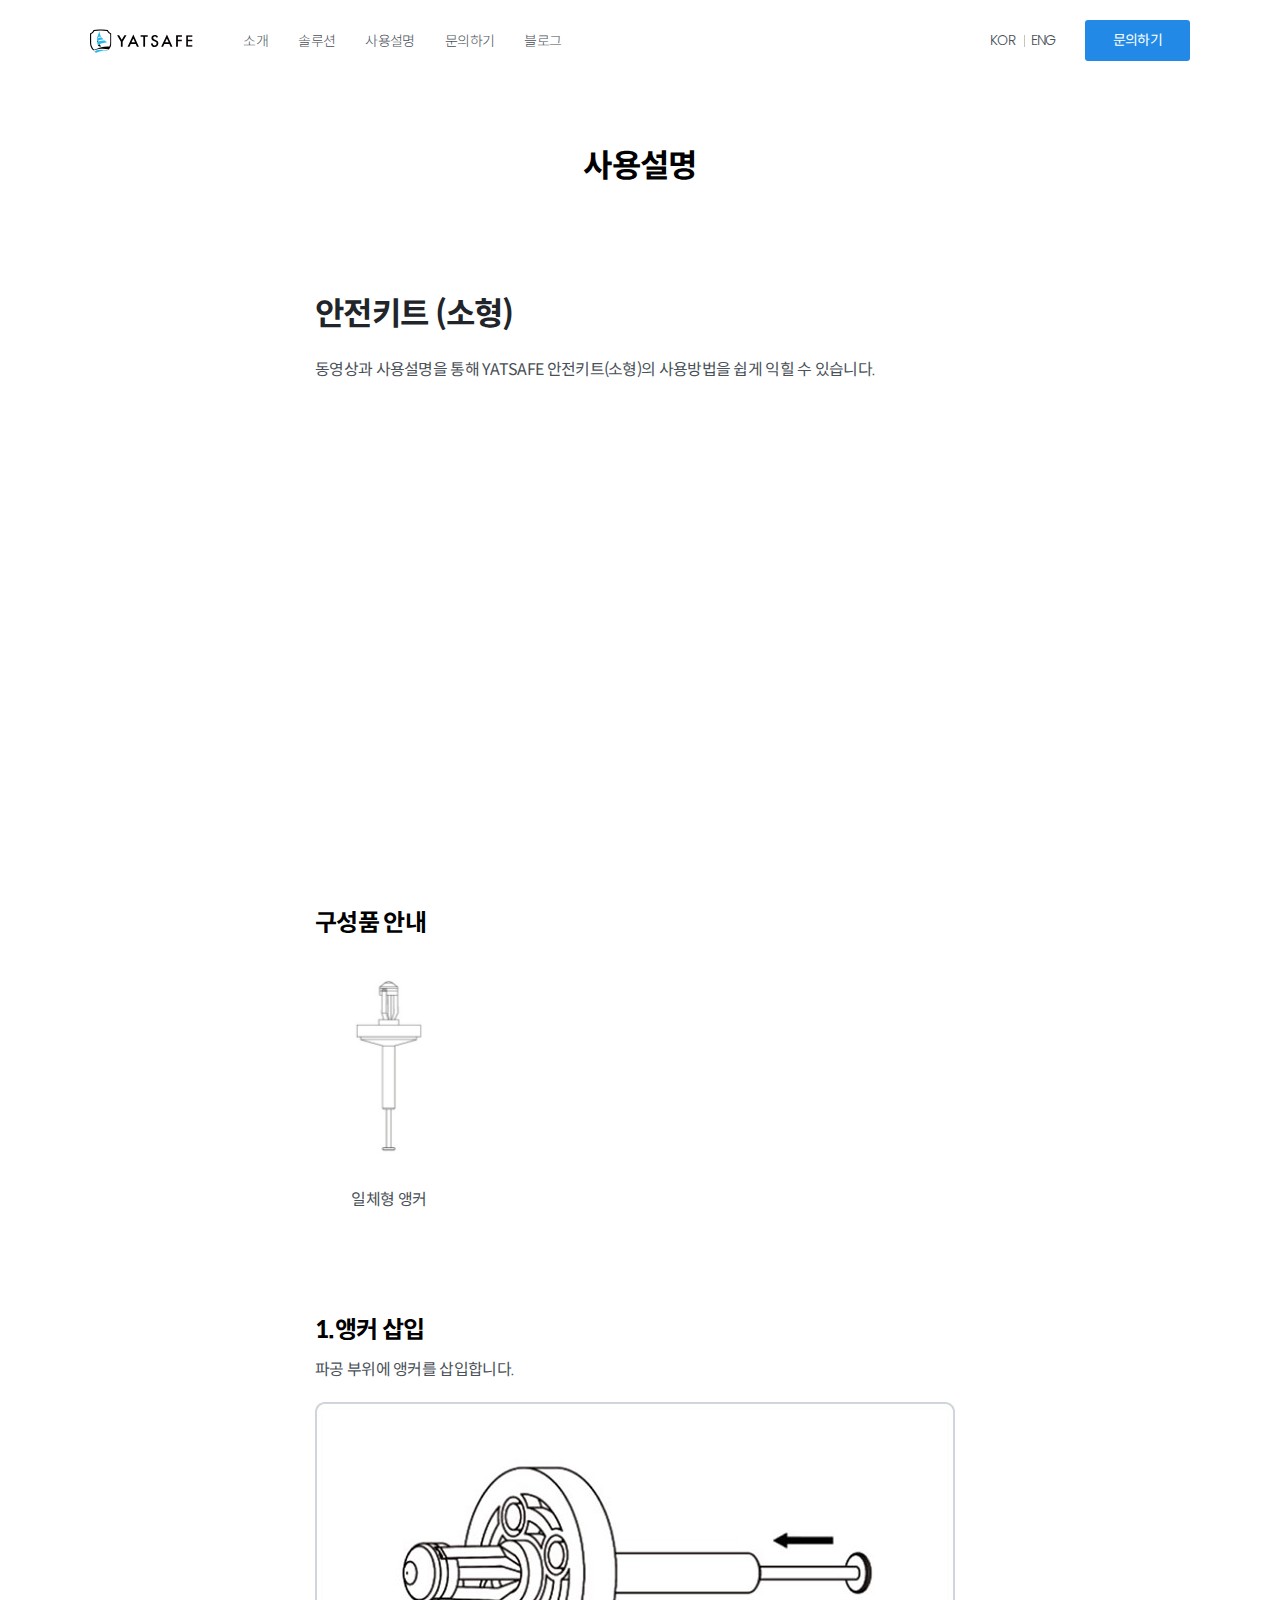
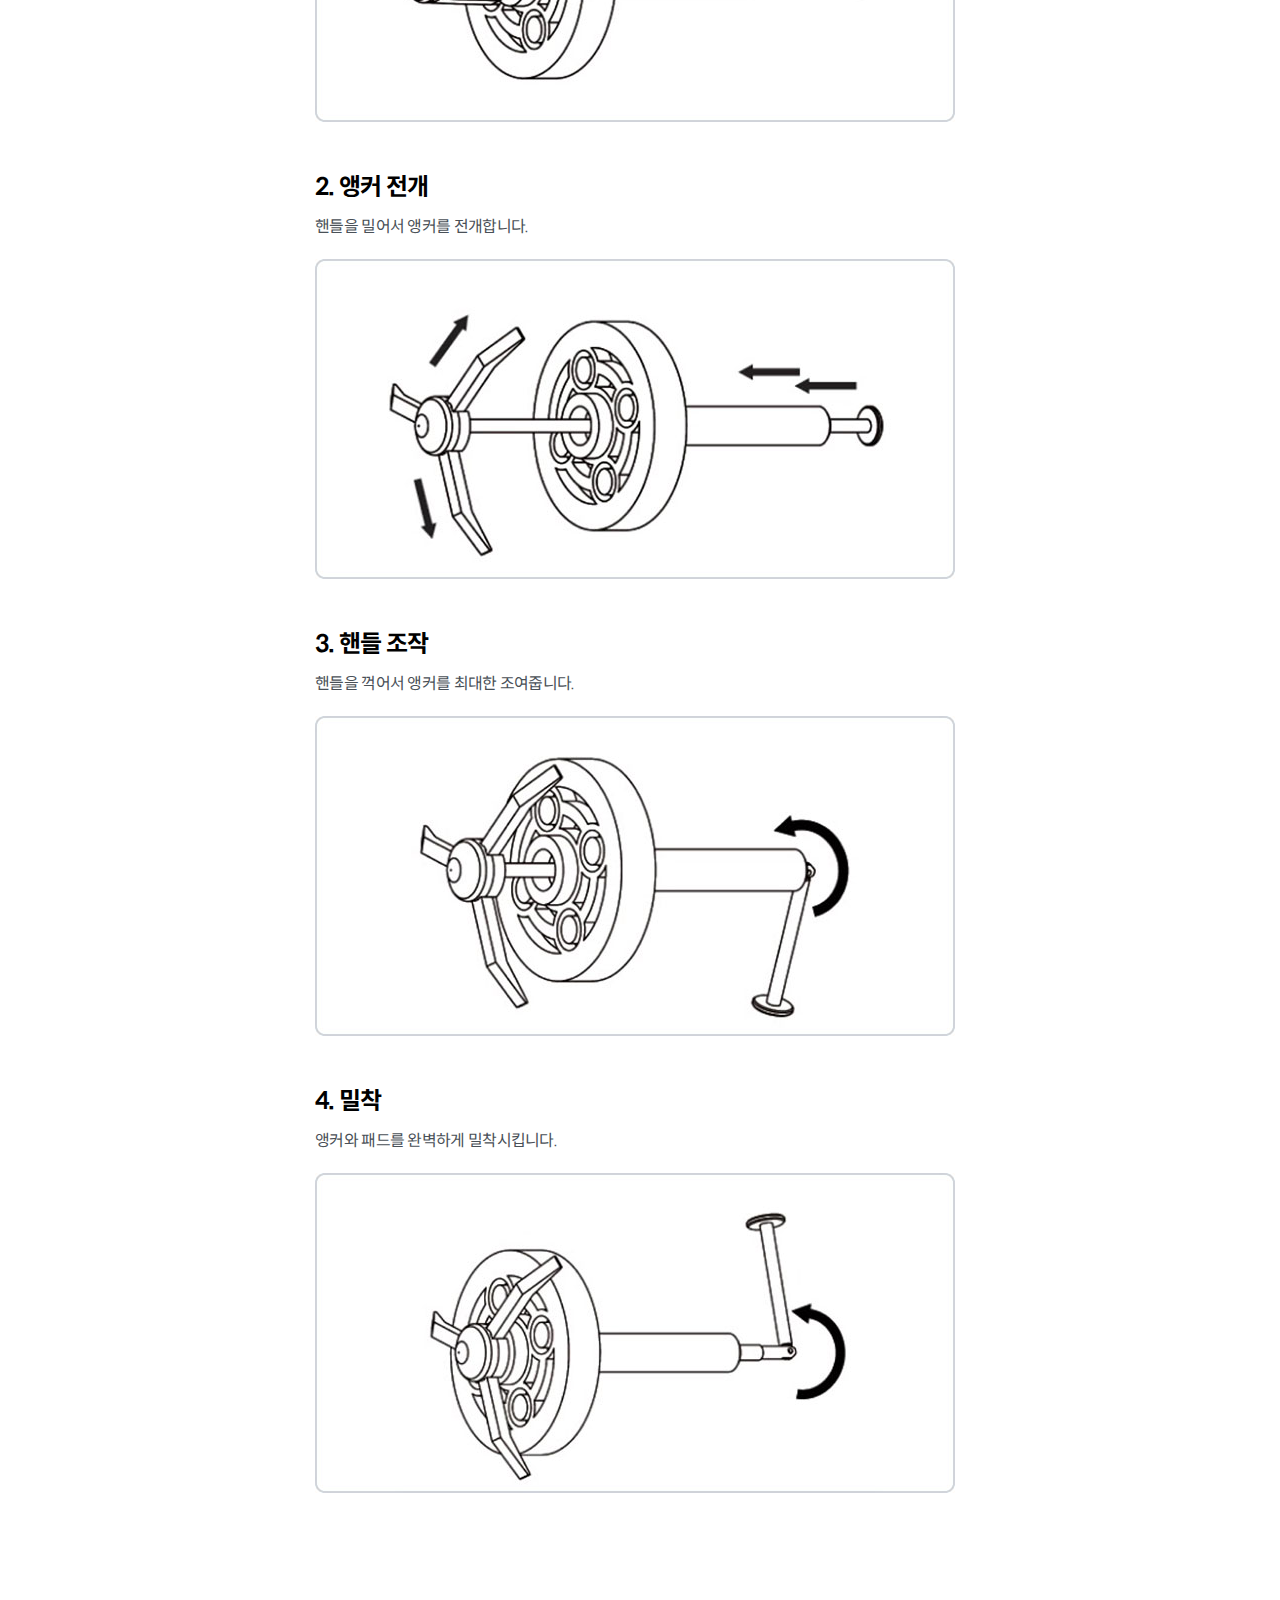
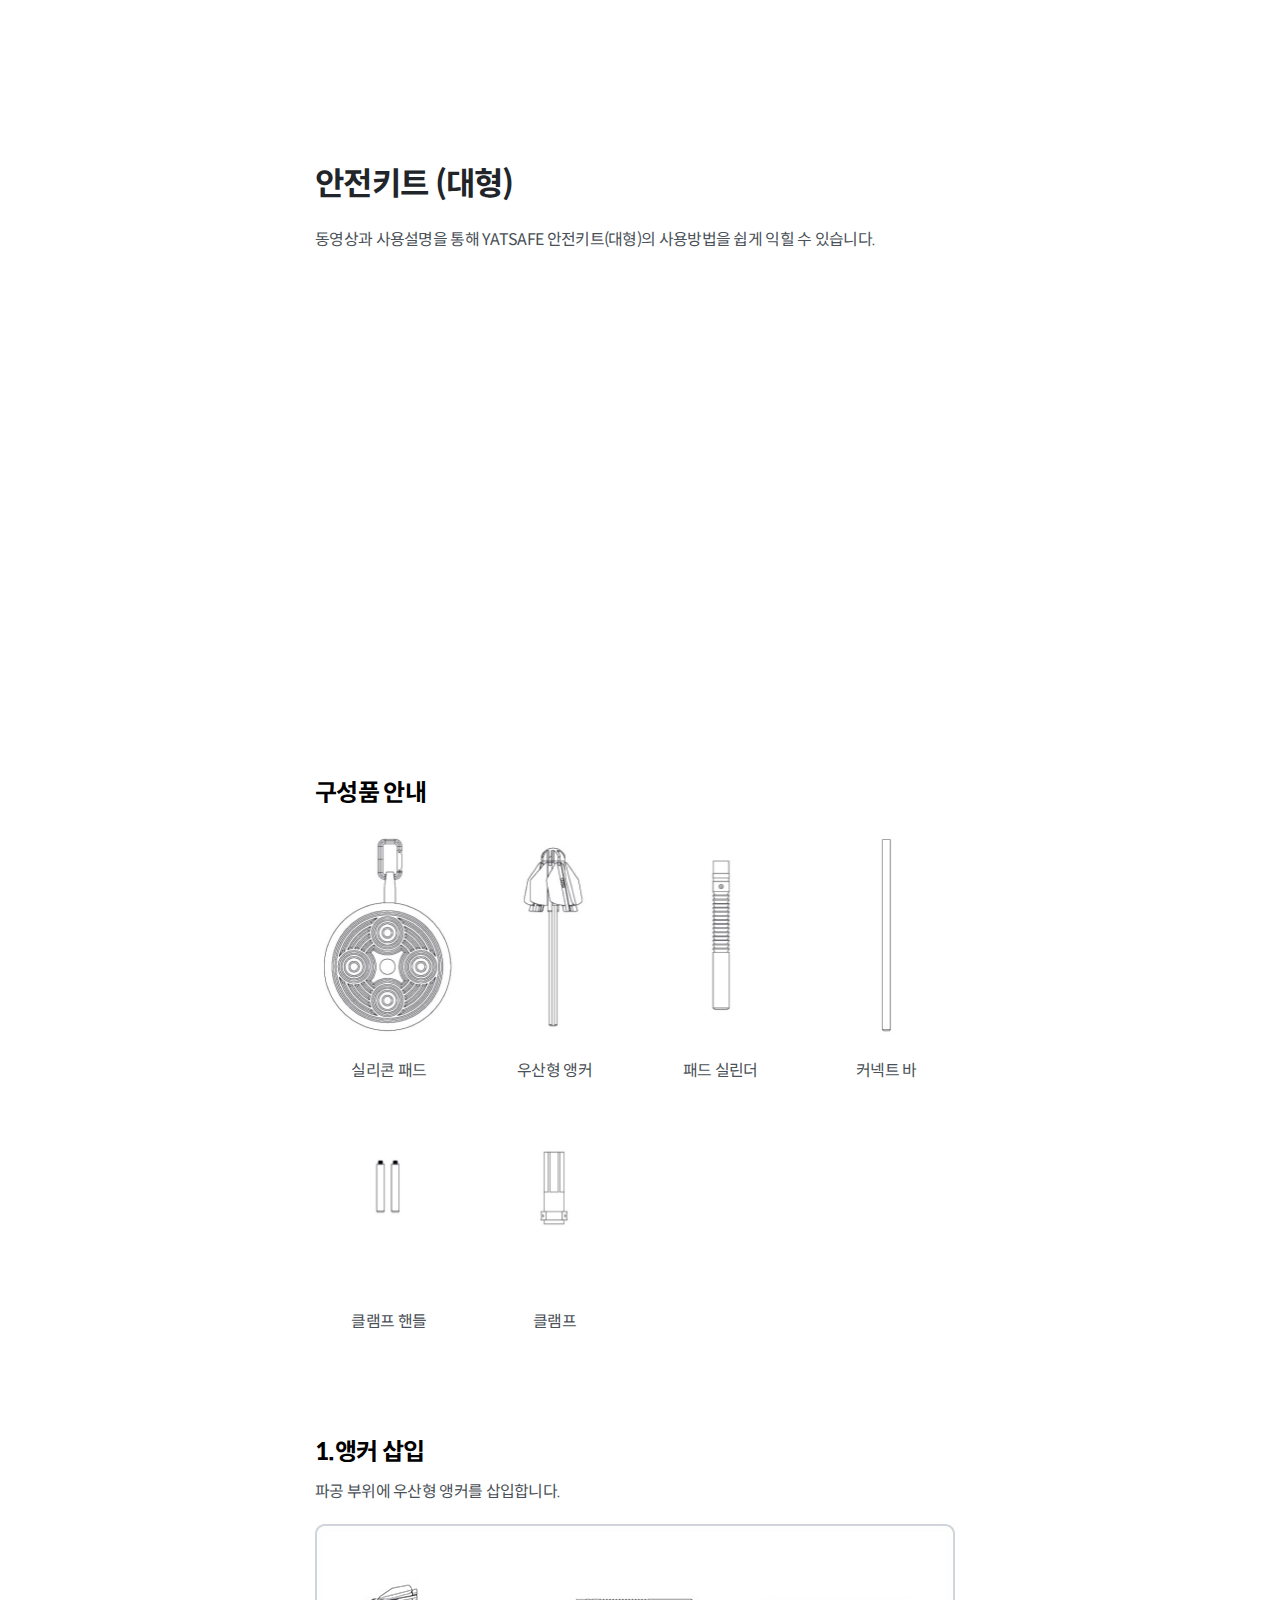
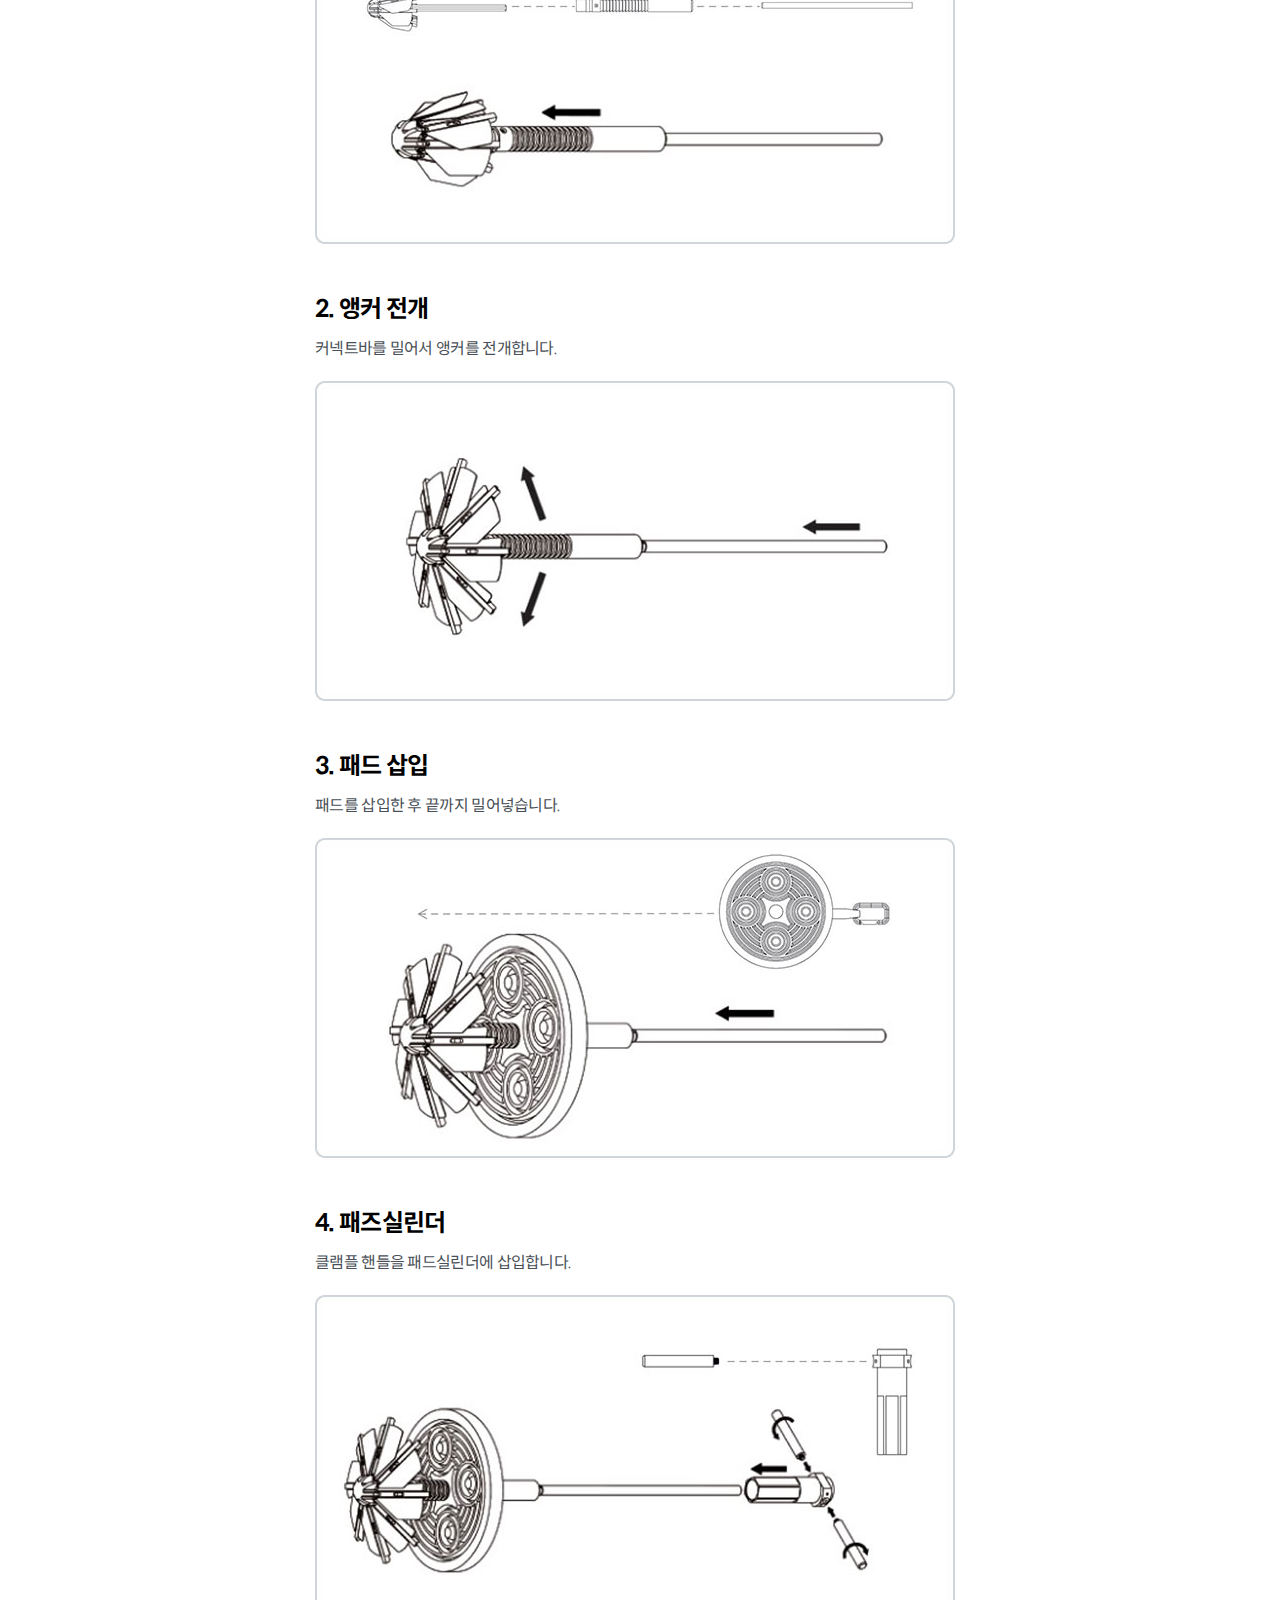
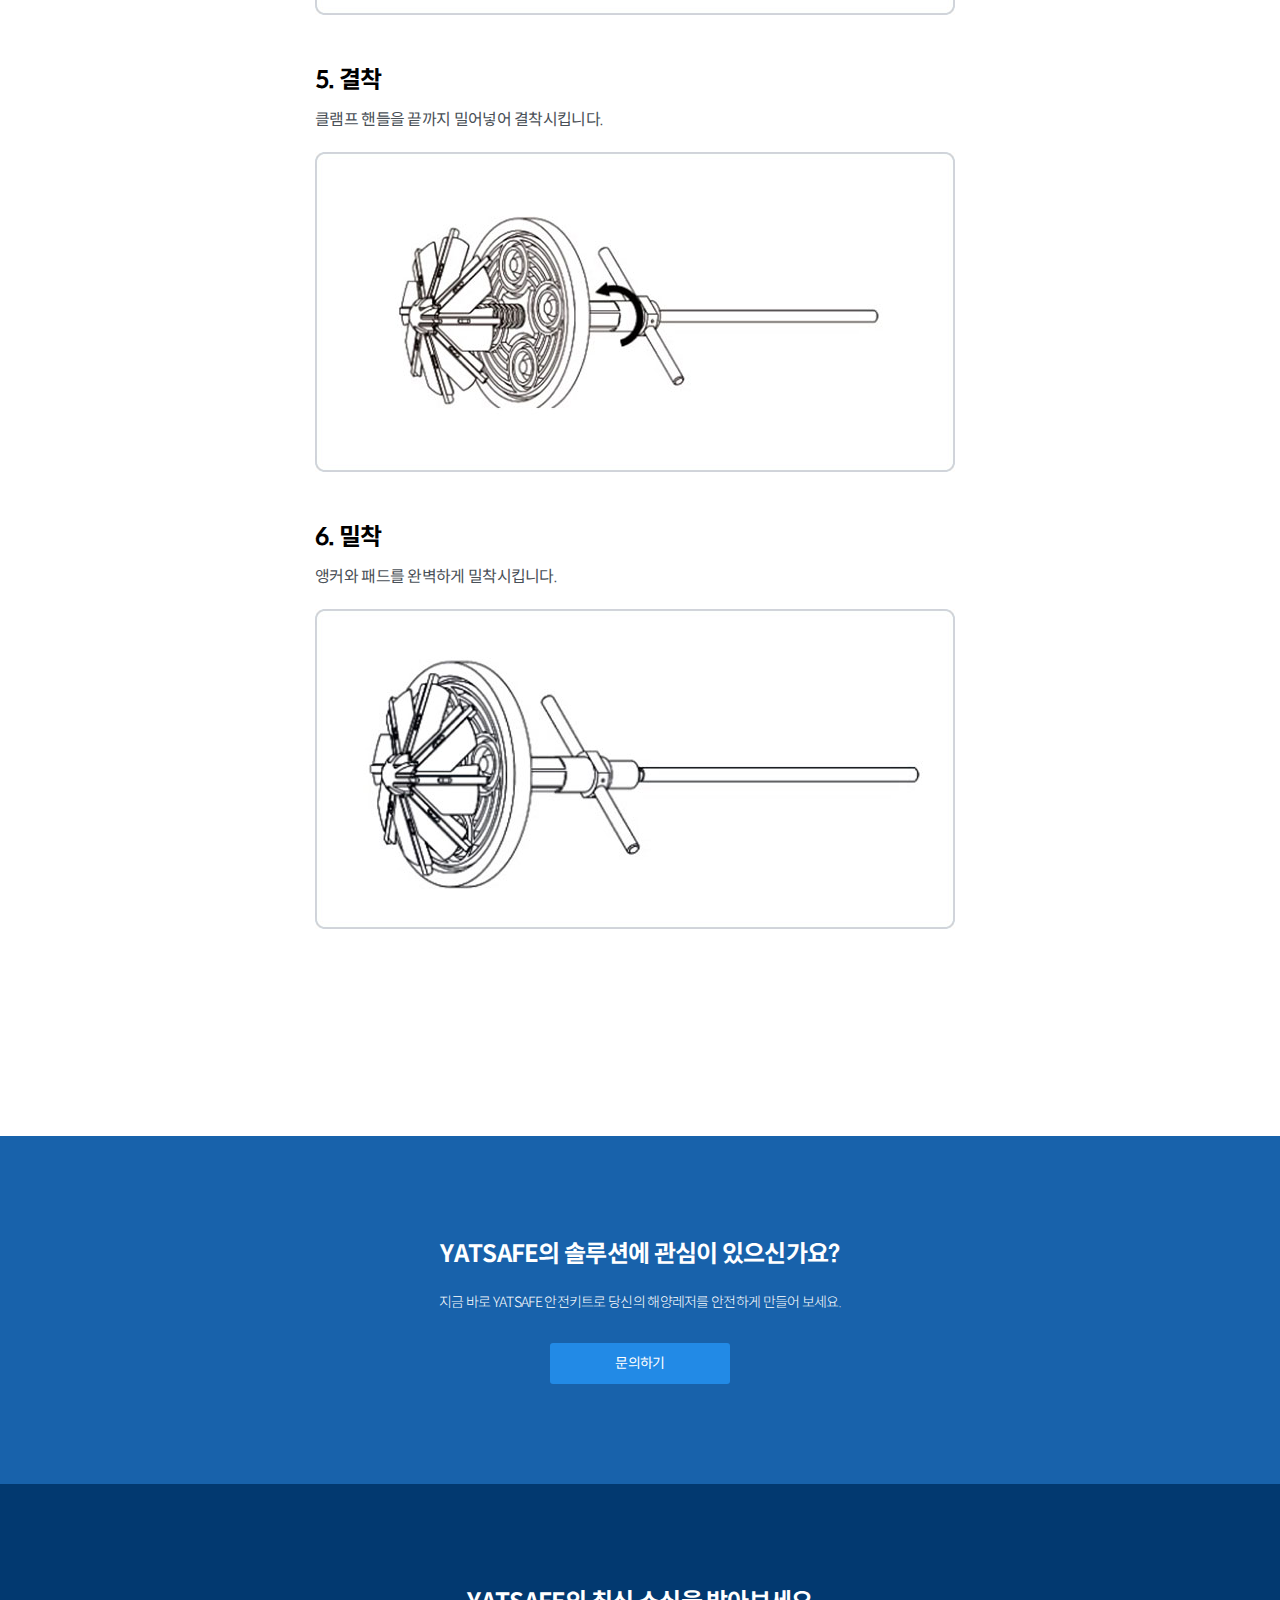
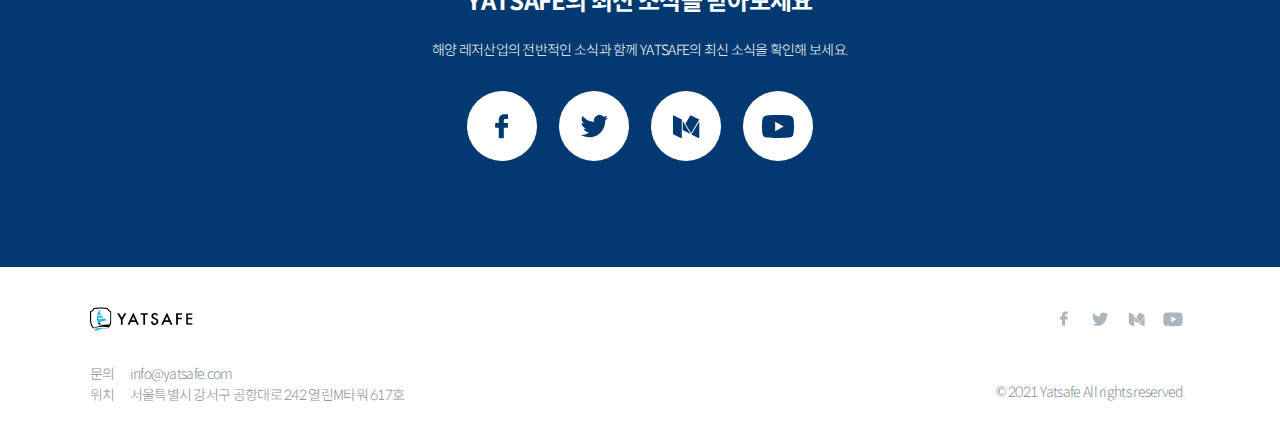
<file: ko/howtouse/index.html>
<!DOCTYPE html>
<html lang="ko">
<head>
    <!-- Global site tag (gtag.js) - Google Analytics -->
<script async src="https://www.googletagmanager.com/gtag/js?id=UA-207662441-1"></script>
<script>
  window.dataLayer = window.dataLayer || [];
  function gtag(){dataLayer.push(arguments);}
  gtag('js', new Date());

  gtag('config', 'UA-207662441-1');
</script>
    <meta charset="UTF-8">
    <meta http-equiv="X-UA-Compatible" content="IE=edge">
    <meta name="viewport" content="width=device-width, initial-scale=1.0">
    <meta name="description" content="YATSAFE 안전키트의 사용법을 확인하세요.">
    <title>YATSAFE</title>
    <link rel="stylesheet" href="../../css/slick.css">
    <link rel="stylesheet" href="../../css/reset.css">
    <link rel="stylesheet" href="../../css/common.css">
    <link rel="stylesheet" href="../../css/layout.css">
    <link rel="stylesheet" href="../../css/sub.css">
    <script src="../../js/jquery-1.11.2.min.js"></script>
    <script src="../../js/jquery-ui.min.js"></script>
    <script src="../../js/slick.js"></script>
    <script src="../../js/common.js"></script>
</head>
<body>
    <div class="cover"></div>
    <header>
        <div class="mo_top">
            <button type="button" class="open">
                <img src="../../images/menu_open.png" alt="">
                <img src="../../images/menu_open_b.png" alt="" class="active">
            </button>
            <a href="../index.html" class="logo">
                <img src="../../images/ic_logo_white.svg" alt="">
                <img src="../../images/ic-logo-black.svg" alt="" class="active">
            </a>
            <a href="../support/index.html" class="blue_box">문의</a>
        </div>
        <div class="header">
            <button type="button" class="close"></button>
            <div class="inner">
                <a href="../index.html" class="logo">
                    <img src="../../images/ic_logo_white.svg" alt="">
                    <img src="../../images/ic-logo-black.svg" alt="" class="active">
                </a>
                <ul>
                    <li><a href="../introduce/index.html">소개</a></li>
                    <li><a href="../solution/index.html">솔루션</a></li>
                    <li><a href="../howtouse/index.html">사용설명</a></li>
                    <li><a href="../support/index.html">문의하기</a></li>
                    <li><a href="https://medium.com/@yatsafe" target="_blank" title="새창열림">블로그</a></li>
                </ul>
                <div class="right">
                    <div class="lan">
                        <a href="../index.html">KOR</a>
                        <a href="../../en/index.html">ENG</a>
                    </div>
                    <a href="../support/index.html" class="blue_box">문의하기</a>
                </div>
            </div>
        </div>
    </header>
    <main class="sub">
        <div class="inner">
            <div class="how">
                <h1 class="tit2">사용설명</h1>
                <div class="mtb100">
                    <div class="sub_tit mt0">
                        <h1>안전키트 (소형)</h1>
                        <p>동영상과 사용설명을 통해 YATSAFE 안전키트(소형)의 사용방법을 쉽게 익힐 수 있습니다.</p>
                    </div>
                    <iframe src="https://www.youtube.com/embed/y3IrDgil5R8" title="YouTube video player" frameborder="0" allow="accelerometer; autoplay; clipboard-write; encrypted-media; gyroscope; picture-in-picture" allowfullscreen></iframe>
                    <div class="mn">
                        <p>구성품 안내</p>
                        <ul>
                            <li>
                                <img src="../../images/sub/img_part_1@2x.jpg" alt="">
                                <span>일체형 앵커</span>
                            </li>
                        </ul>
                    </div>
                    <ul class="big">
                        <li>
                            <h1>1.앵커 삽입</h1>
                            <p>파공 부위에 앵커를 삽입합니다.</p>
                            <img src="../../images/sub/img_howtouse_1@2x.jpg" alt="">
                        </li>
                        <li>
                            <h1>2. 앵커 전개</h1>
                            <p>핸들을 밀어서 앵커를 전개합니다.</p>
                            <img src="../../images/sub/img_howtouse_2@2x.jpg" alt="">
                        </li>
                        <li>
                            <h1>3. 핸들 조작</h1>
                            <p>핸들을 꺽어서 앵커를 최대한 조여줍니다.</p>
                            <img src="../../images/sub/img_howtouse_3@2x.jpg" alt="">
                        </li>
                        <li>
                            <h1>4. 밀착</h1>
                            <p>앵커와 패드를 완벽하게 밀착시킵니다.</p>
                            <img src="../../images/sub/img_howtouse_4@2x.jpg" alt="">
                        </li>
                    </ul>
                </div>
                <div class="mtb100">
                    <div class="sub_tit">
                        <h1>안전키트 (대형)</h1>
                        <p>동영상과 사용설명을 통해 YATSAFE 안전키트(대형)의 사용방법을 쉽게 익힐 수 있습니다.</p>
                    </div>
                    <iframe src="https://www.youtube.com/embed/y3IrDgil5R8" title="YouTube video player" frameborder="0" allow="accelerometer; autoplay; clipboard-write; encrypted-media; gyroscope; picture-in-picture" allowfullscreen></iframe>
                    <div class="mn">
                        <p>구성품 안내</p>
                        <ul>
                            <li>
                                <img src="../../images/sub/img_part_2@2x.jpg" alt="">
                                <span>실리콘 패드</span>
                            </li>
                            <li>
                                <img src="../../images/sub/img_part_3@2x.jpg" alt="">
                                <span>우산형 앵커</span>
                            </li>
                            <li>
                                <img src="../../images/sub/img_part_4@2x.jpg" alt="">
                                <span>패드 실린더</span>
                            </li>
                            <li>
                                <img src="../../images/sub/img_part_5@2x.jpg" alt="">
                                <span>커넥트 바</span>
                            </li>
                            <li>
                                <img src="../../images/sub/img_part_6@2x.jpg" alt="">
                                <span>클램프 핸들</span>
                            </li>
                            <li>
                                <img src="../../images/sub/img_part_7@2x.jpg" alt="">
                                <span>클램프</span>
                            </li>
                        </ul>
                    </div>
                    <ul class="big">
                        <li>
                            <h1>1.앵커 삽입</h1>
                            <p>파공 부위에 우산형 앵커를 삽입합니다.</p>
                            <img src="../../images/sub/img_howtouse_5@2x.jpg" alt="">
                        </li>
                        <li>
                            <h1>2. 앵커 전개</h1>
                            <p>커넥트바를 밀어서 앵커를 전개합니다.</p>
                            <img src="../../images/sub/img_howtouse_6@2x.jpg" alt="">
                        </li>
                        <li>
                            <h1>3. 패드 삽입</h1>
                            <p>패드를 삽입한 후 끝까지 밀어넣습니다.</p>
                            <img src="../../images/sub/img_howtouse_7@2x.jpg" alt="">
                        </li>
                        <li>
                            <h1>4. 패즈실린더</h1>
                            <p>클램플 핸들을 패드실린더에 삽입합니다.</p>
                            <img src="../../images/sub/img_howtouse_8@2x.jpg" alt="">
                        </li>
                        <li>
                            <h1>5. 결착</h1>
                            <p>클램프 핸들을 끝까지 밀어넣어 결착시킵니다.</p>
                            <img src="../../images/sub/img_howtouse_9@2x.jpg" alt="">
                        </li>
                        <li>
                            <h1>6. 밀착</h1>
                            <p>앵커와 패드를 완벽하게 밀착시킵니다.</p>
                            <img src="../../images/sub/img_howtouse_10@2x.jpg" alt="">
                        </li>
                    </ul>
                </div>
            </div>
        </div>
    </main>
    <footer>
        <div class="main9">
            <div class="inner">
                <div class="tit">
                    <h1>YATSAFE의 솔루션에 <br>관심이 있으신가요?</h1>
                    <p>지금 바로 YATSAFE 안전키트로 당신의 해양레저를 안전하게 만들어 보세요.</p>
                </div>
                <a href="../support/index.html" class="blue_box">문의하기</a>
            </div>
        </div>
        <div class="main10">
            <div class="inner">
                <div class="tit">
                    <h1>YATSAFE의 최신 소식을 받아보세요</h1>
                    <p>해양 레저산업의 전반적인 소식과 함께 YATSAFE의 최신 소식을 확인해 보세요.</p>
                </div>
                <ul>
                    <li><a href="https://www.facebook.com/" target="_blank"><img src="../../images/main/ic_facebook.svg" alt=""></a></li>
                    <li><a href="https://twitter.com/yatsafe" target="_blank"><img src="../../images/main/ic_twitter.svg" alt=""></a></li>
                    <li><a href="https://medium.com/@yatsafe" target="_blank"><img src="../../images/main/ic_medium.svg" alt=""></a></li>
                    <li><a href="https://www.youtube.com/channel/UCWxLP_OpO0XrOtePG3XWWlg" target="_blank"><img src="../../images/main/ic_youtube.svg" alt=""></a></li>
                </ul>
            </div>
        </div>
        <div class="inner">
            <div class="left">
                <img src="../../images/ic-logo-black.svg" alt="">
                <p>문의<em>info@yatsafe.com</em></p>
                <p>위치<em>서울특별시 강서구 공항대로 242 열린M타워 617호 </em></p>
            </div>
            <div class="right">
                <ul>
                    <li><a href="https://www.facebook.com/" target="_blank"><img src="../../images/ic_facebook_gray.svg" alt=""></a></li>
                    <li><a href="https://twitter.com/yatsafe" target="_blank"><img src="../../images/ic_twitter_gray.svg" alt=""></a></li>
                    <li><a href="https://medium.com/@yatsafe" target="_blank"><img src="../../images/ic_medium_gray.svg" alt=""></a></li>
                    <li><a href="https://www.youtube.com/channel/UCWxLP_OpO0XrOtePG3XWWlg" target="_blank"><img src="../../images/ic_youtube_gray.svg" alt=""></a></li>
                </ul>
                <p>© 2021 Yatsafe All rights reserved.</p>
            </div>
        </div>
    </footer>
</body>
</html>
</file>
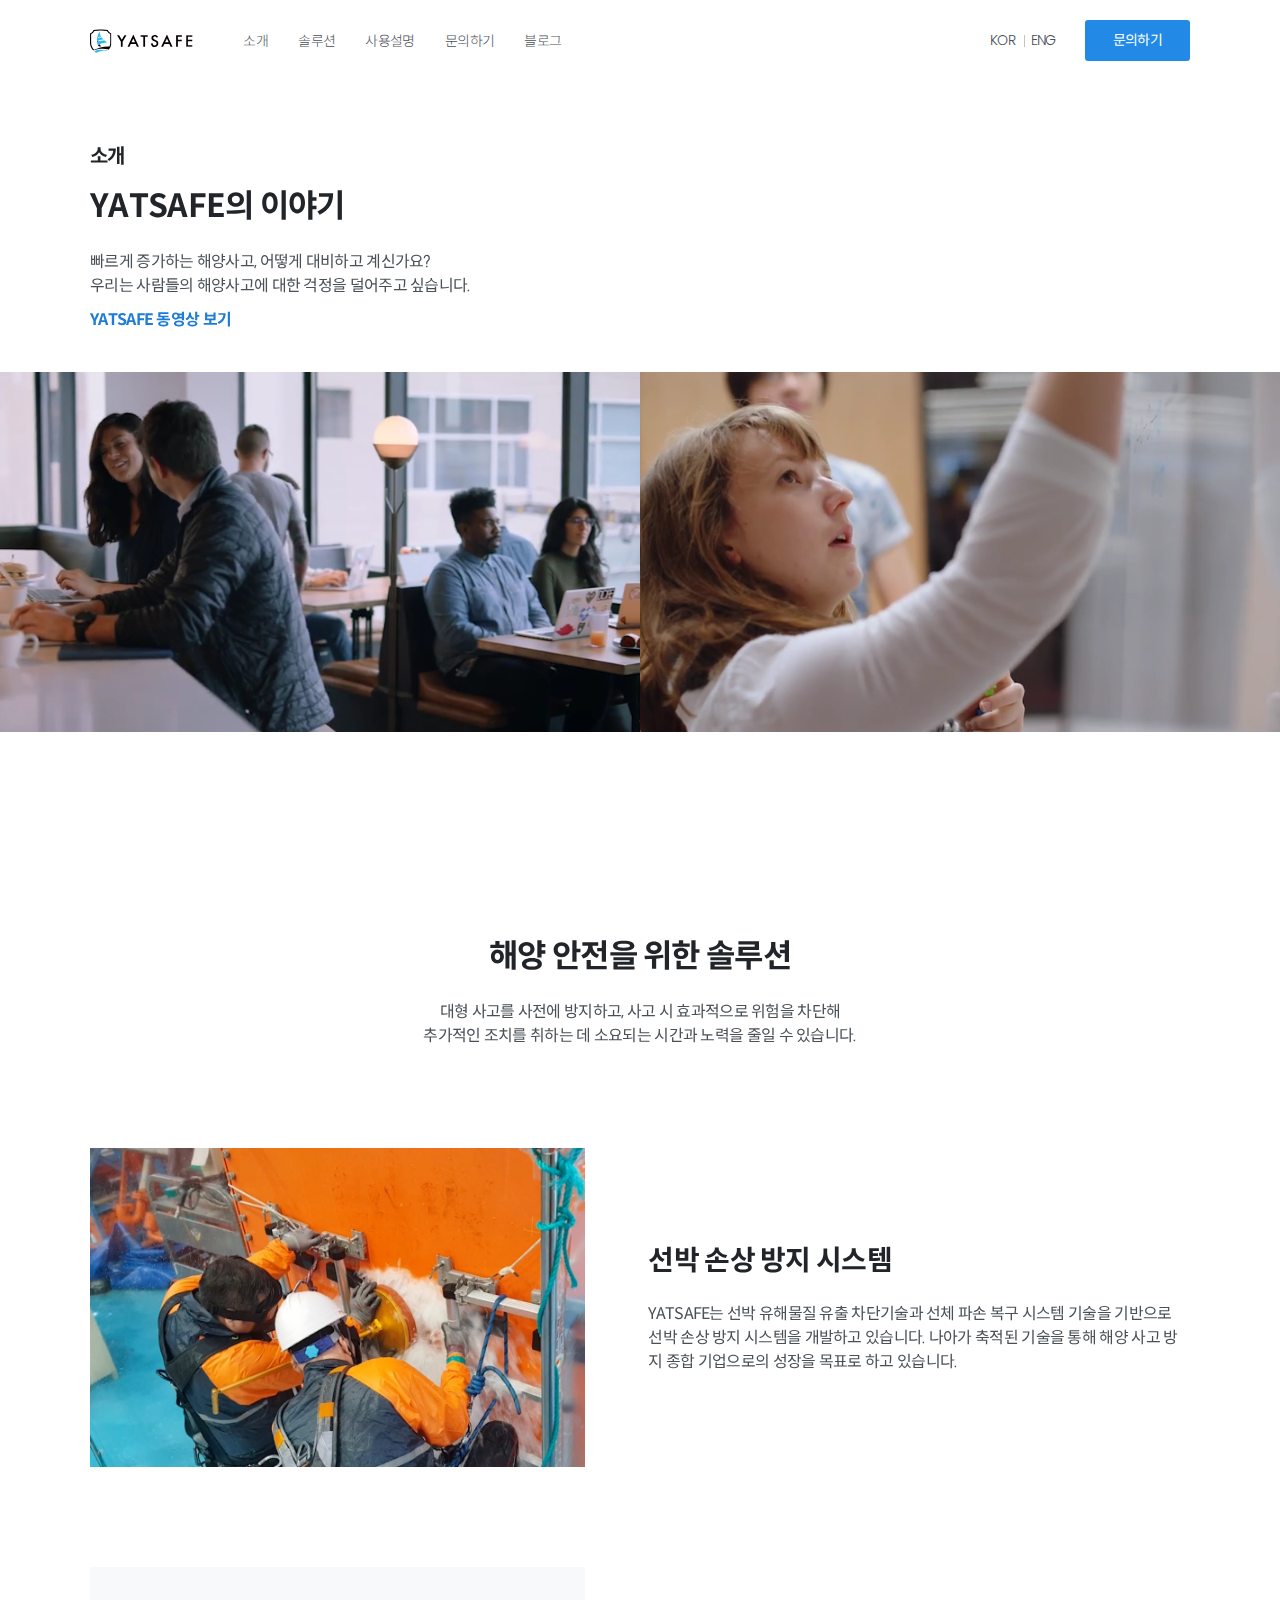
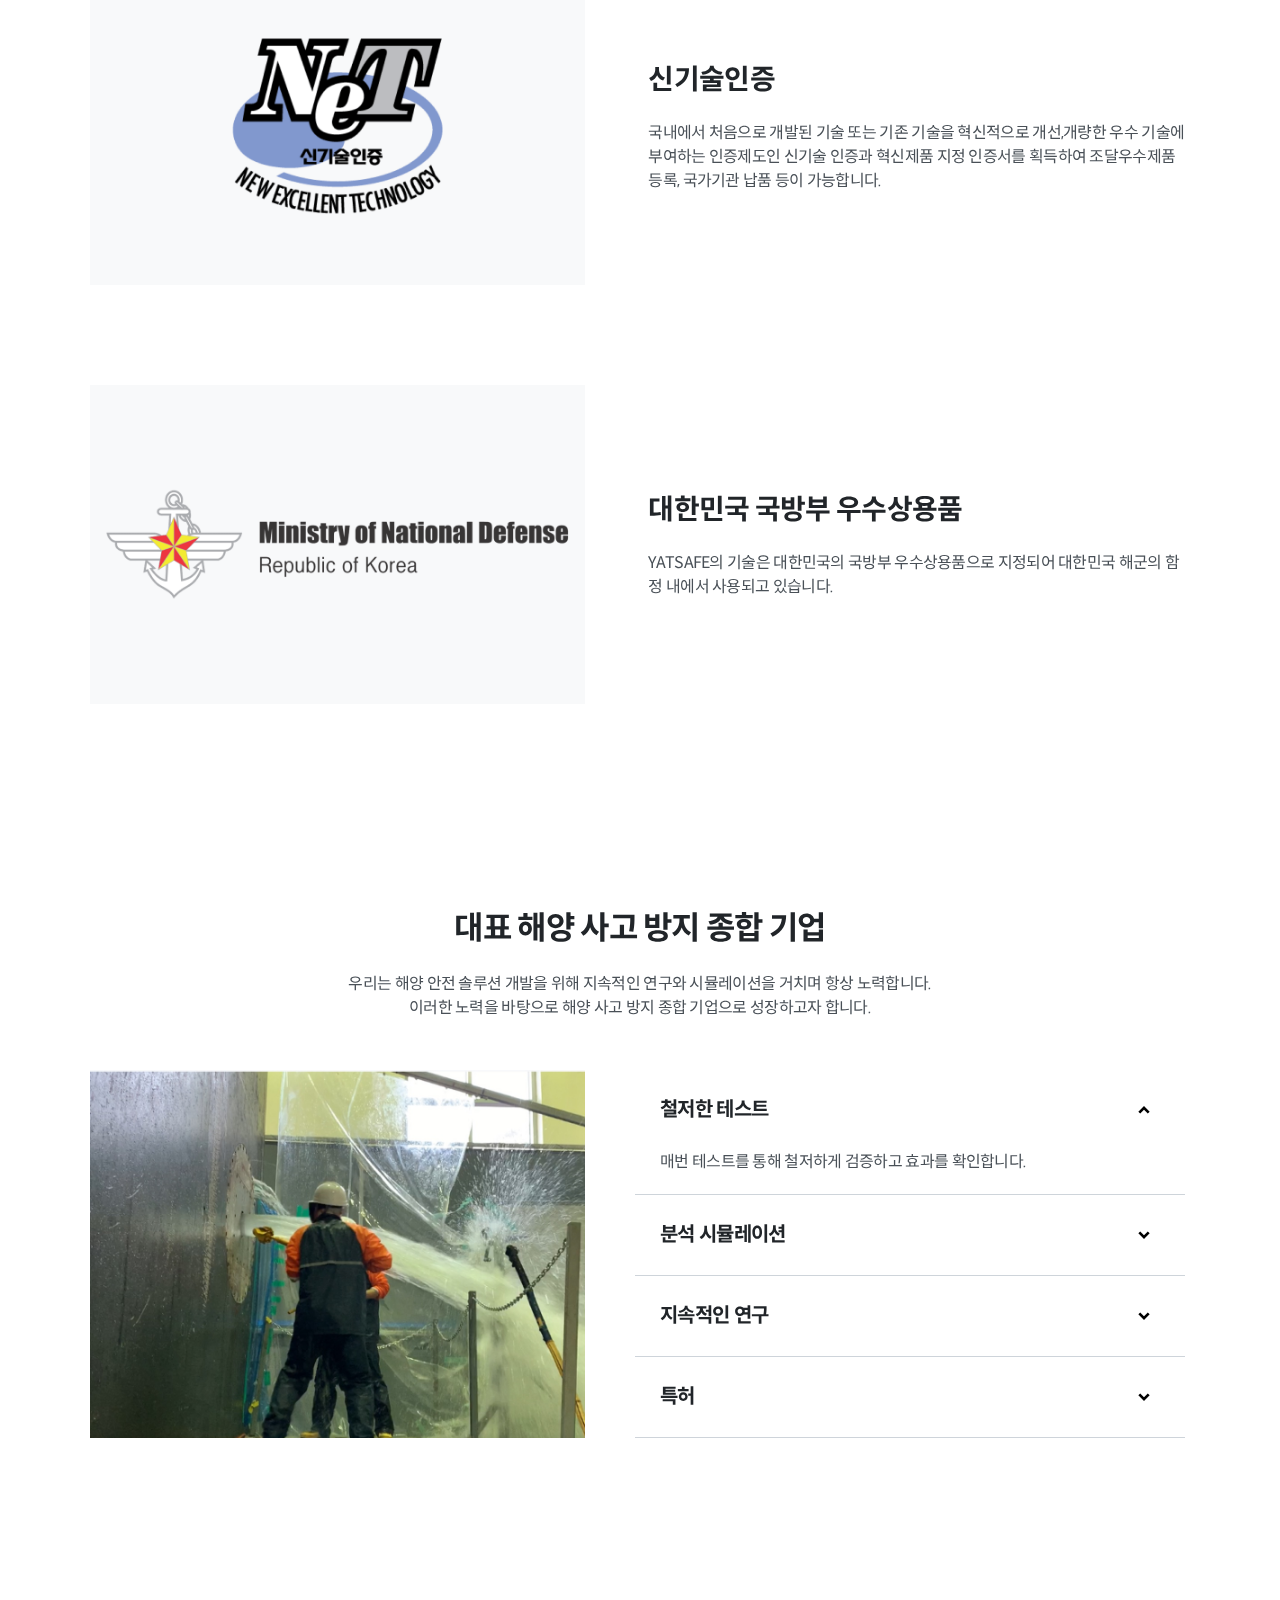
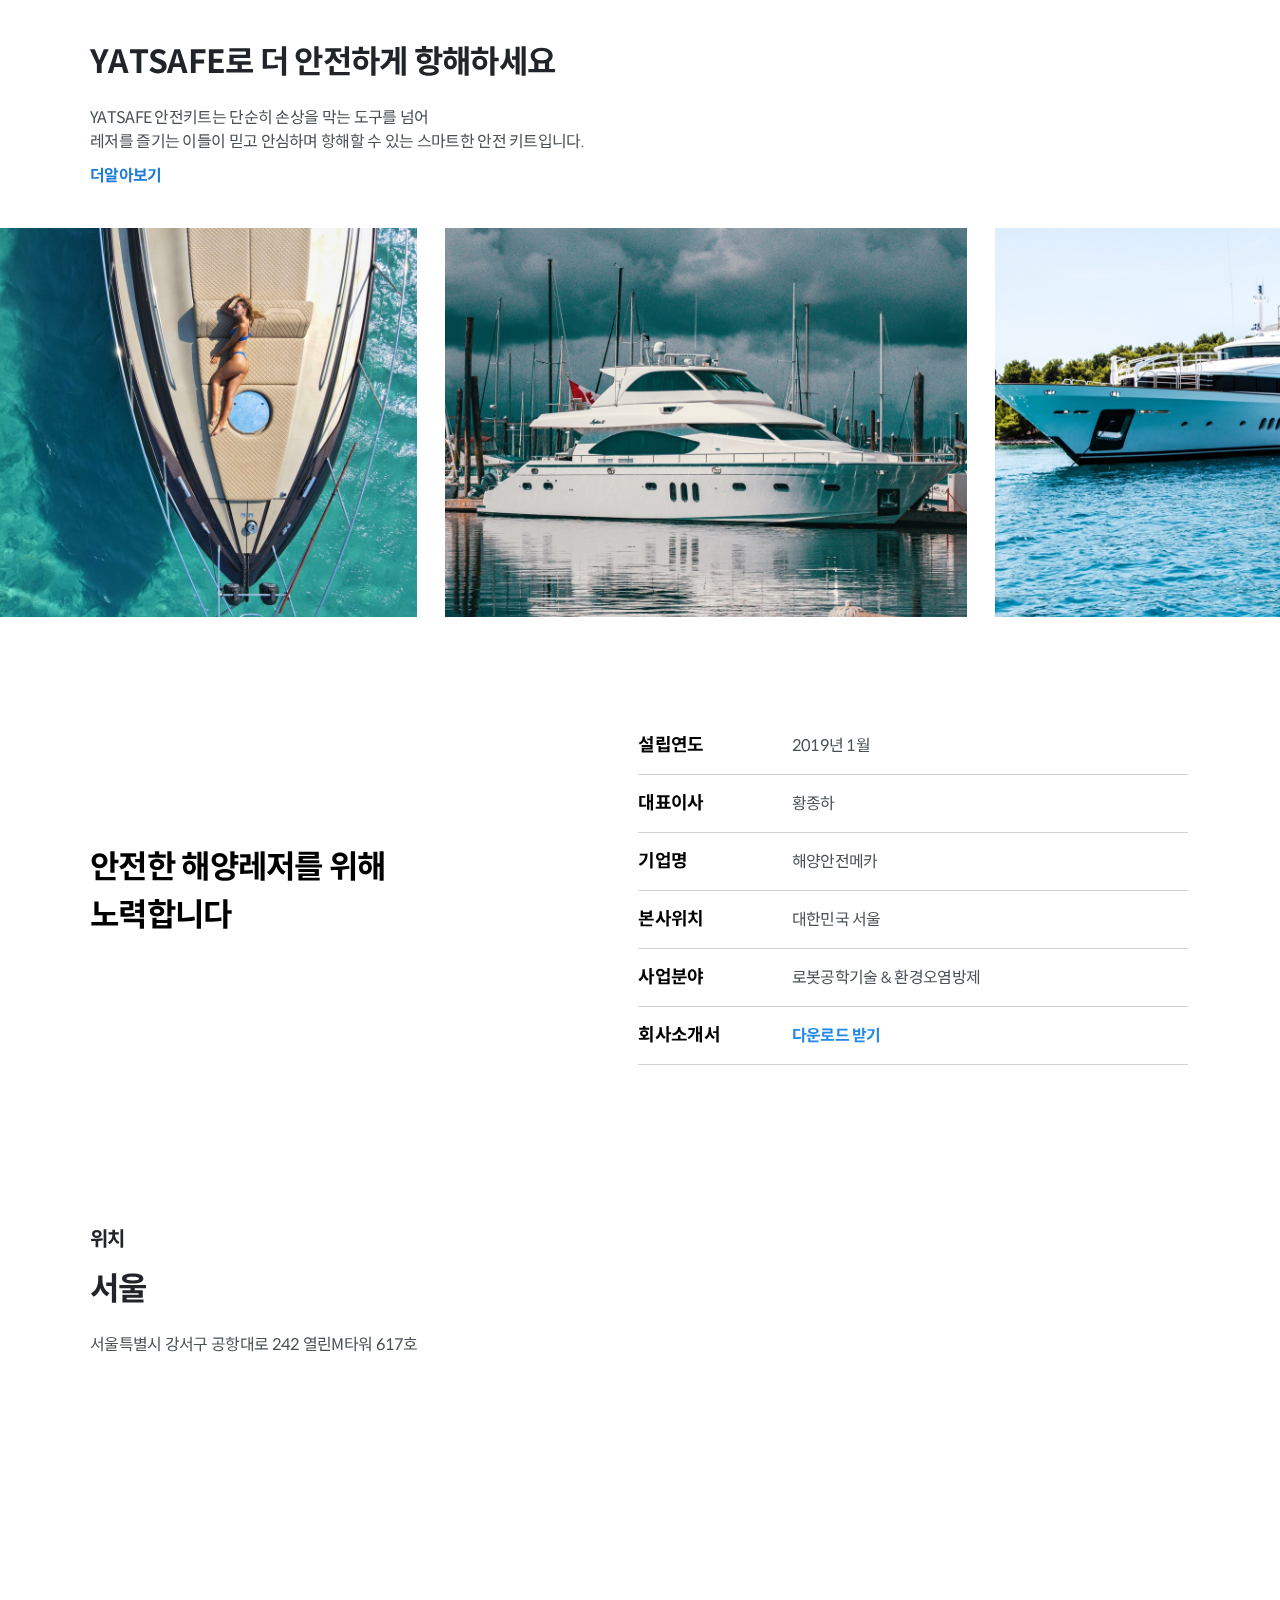
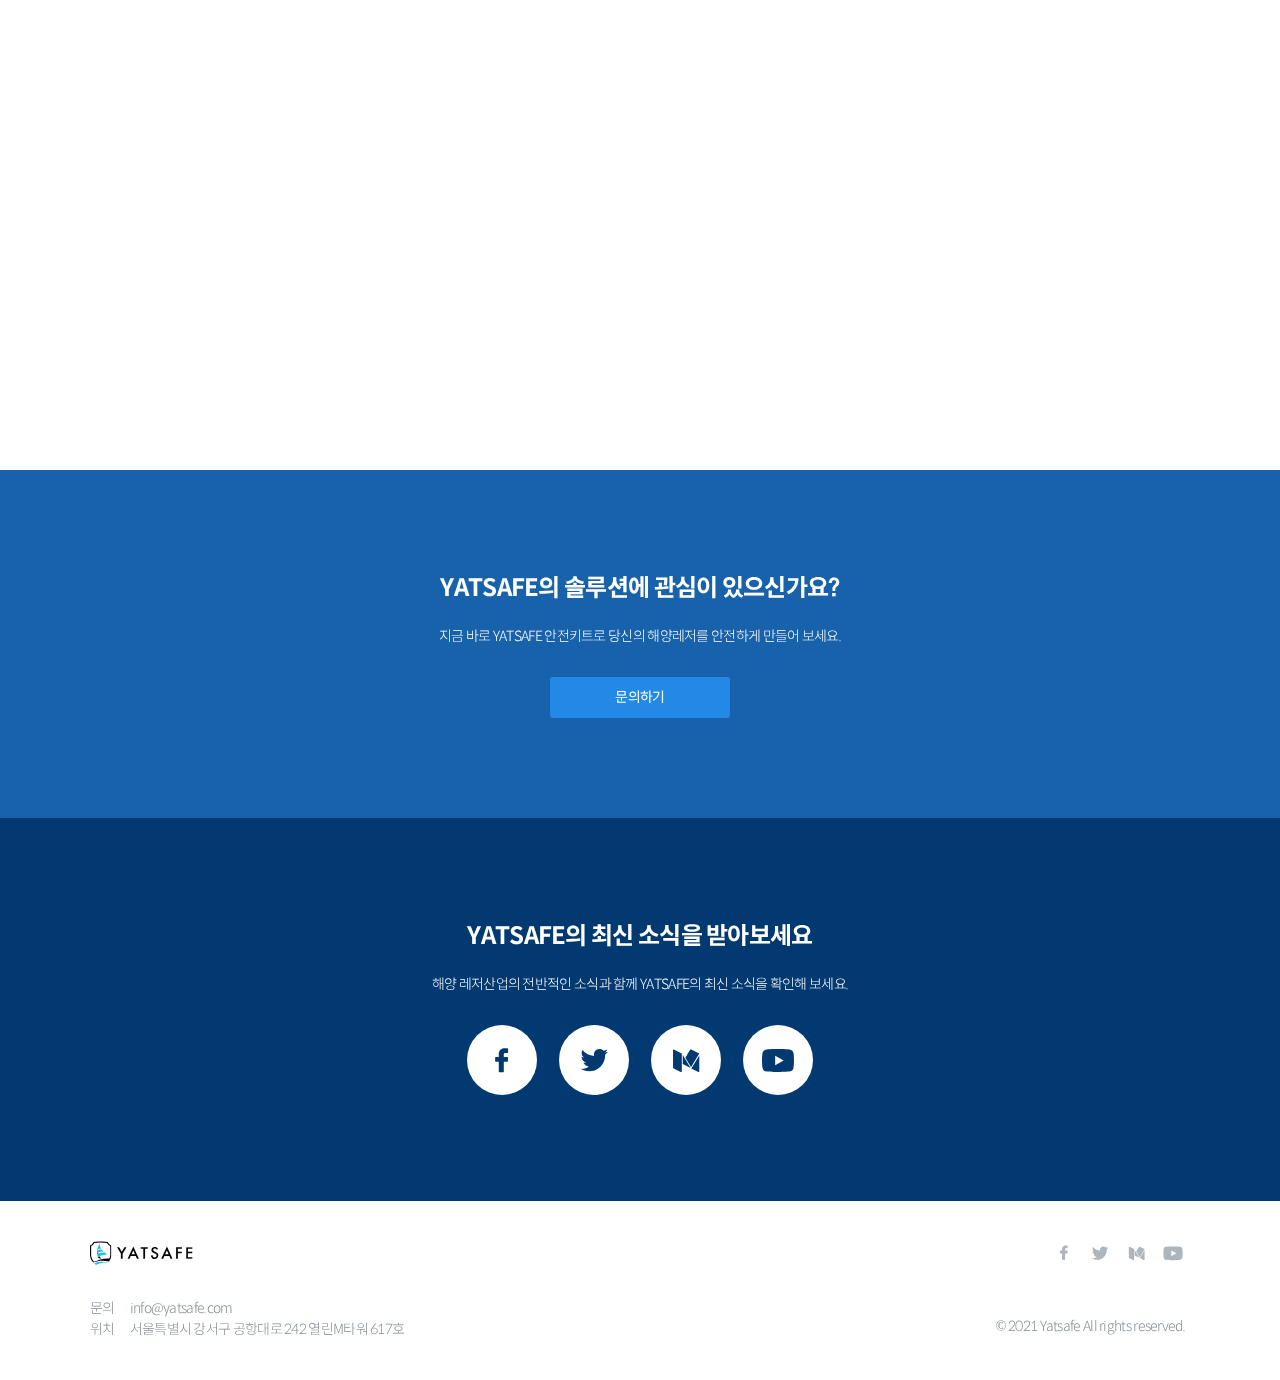
<file: ko/introduce/index.html>
<!DOCTYPE html>
<html lang="ko">
<head>
    <!-- Global site tag (gtag.js) - Google Analytics -->
<script async src="https://www.googletagmanager.com/gtag/js?id=UA-207662441-1"></script>
<script>
  window.dataLayer = window.dataLayer || [];
  function gtag(){dataLayer.push(arguments);}
  gtag('js', new Date());

  gtag('config', 'UA-207662441-1');
</script>
    <meta charset="UTF-8">
    <meta http-equiv="X-UA-Compatible" content="IE=edge">
    <meta name="viewport" content="width=device-width, initial-scale=1.0">
    <meta name="description" content="우리는 사람들의 해양사고에 대한 걱정을 덜어주고 싶습니다.">
    <title>YATSAFE</title>
    <link rel="stylesheet" href="../../css/slick.css">
    <link rel="stylesheet" href="../../css/reset.css">
    <link rel="stylesheet" href="../../css/common.css">
    <link rel="stylesheet" href="../../css/layout.css">
    <link rel="stylesheet" href="../../css/sub.css">
    <script src="../../js/jquery-1.11.2.min.js"></script>
    <script src="../../js/jquery-ui.min.js"></script>
    <script src="../../js/slick.js"></script>
    <script src="../../js/common.js"></script>
</head>
<body>
    <div class="cover"></div>
    <header>
        <div class="mo_top">
            <button type="button" class="open">
                <img src="../../images/menu_open.png" alt="">
                <img src="../../images/menu_open_b.png" alt="" class="active">
            </button>
            <a href="../index.html" class="logo">
                <img src="../../images/ic_logo_white.svg" alt="">
                <img src="../../images/ic-logo-black.svg" alt="" class="active">
            </a>
            <a href="../support/index.html" class="blue_box">문의</a>
        </div>
        <div class="header">
            <button type="button" class="close"></button>
            <div class="inner">
                <a href="../index.html" class="logo">
                    <img src="../../images/ic_logo_white.svg" alt="">
                    <img src="../../images/ic-logo-black.svg" alt="" class="active">
                </a>
                <ul>
                    <li><a href="../introduce/index.html">소개</a></li>
                    <li><a href="../solution/index.html">솔루션</a></li>
                    <li><a href="../howtouse/index.html">사용설명</a></li>
                    <li><a href="../support/index.html">문의하기</a></li>
                    <li><a href="https://medium.com/@yatsafe" target="_blank" title="새창열림">블로그</a></li>
                </ul>
                <div class="right">
                    <div class="lan">
                        <a href="../index.html">KOR</a>
                        <a href="../../en/index.html">ENG</a>
                    </div>
                    <a href="../support/index.html" class="blue_box">문의하기</a>
                </div>
            </div>
        </div>
    </header>
    <main class="sub">
        <div class="inner">
            <div class="sub_tit">
                <span>소개</span>
                <h1>YATSAFE의 이야기</h1>
                <p>빠르게 증가하는 해양사고, 어떻게 대비하고 계신가요?<br>우리는 사람들의 해양사고에 대한 걱정을 덜어주고 싶습니다.</p>
                <a href="https://youtu.be/DqVP8PQWCRs" target="_blank">YATSAFE 동영상 보기</a>
            </div>
        </div>
        <div class="video2 fclear mtb100">
            <video playsinline src="../../video/team-culture (1).mp4" muted loop autoplay></video>
            <video playsinline src="../../video/team-work.mp4" muted loop autoplay></video>
        </div>
        <div class="inner mtb100">
            <div class="tit">
                <h1>해양 안전을 위한 솔루션</h1>
                <p>대형 사고를 사전에 방지하고, 사고 시 효과적으로 위험을 차단해<br>
                    추가적인 조치를 취하는 데 소요되는 시간과 노력을 줄일 수 있습니다.</p>
            </div>
            <ul class="introduce_list mtb100">
                <li>
                    <img src="../../images/sub/img_introduce_1@2x.jpg" alt="">
                    <div>
                        <p>선박 손상 방지 시스템</p>
                        <span>YATSAFE는 선박 유해물질 유출 차단기술과 선체 파손 복구 시스템 기술을 기반으로 선박 손상 방지 시스템을 개발하고 있습니다. 나아가 축적된 기술을 통해 해양 사고 방지 종합 기업으로의 성장을 목표로 하고 있습니다.</span>
                    </div>
                </li>
                <li>
                    <img src="../../images/sub/ic_logo_net@2x.png" alt="">
                    <div>
                        <p>신기술인증</p>
                        <span>국내에서 처음으로 개발된 기술 또는 기존 기술을 혁신적으로 개선,개량한 우수 기술에 부여하는 인증제도인 신기술 인증과 혁신제품 지정 인증서를 획득하여 조달우수제품 등록, 국가기관 납품 등이 가능합니다.</span>
                    </div>
                </li>
                <li>
                    <img src="../../images/sub/ic_logo_nationaldefense@2x.png" alt="">
                    <div>
                        <p>대한민국 국방부 우수상용품</p>
                        <span>YATSAFE의 기술은 대한민국의 국방부 우수상용품으로 지정되어 대한민국 해군의 함정 내에서 사용되고 있습니다.</span>
                    </div>
                </li>
            </ul>
            <div class="mtb100">
                <div class="tit">
                    <h1>대표 해양 사고 방지 종합 기업</h1>
                    <p>우리는 해양 안전 솔루션 개발을 위해 지속적인 연구와 시뮬레이션을 거치며 항상 노력합니다. <br>
                        이러한 노력을 바탕으로 해양 사고 방지 종합 기업으로 성장하고자 합니다.</p>
                </div>
                <div class="introduce_tab">
                    <img src="../../images/sub/img_key_1@2x.jpg" alt="">
                    <img src="../../images/sub/img_key_2@2x.jpg" alt="">
                    <img src="../../images/sub/img_key_3@2x.jpg" alt="">
                    <img src="../../images/sub/img_key_4@2x.jpg" alt="">
                    <ul>
                        <li class="active">
                            <p>철저한 테스트</p>
                            <div style="display: block;">매번 테스트를 통해 철저하게 검증하고 효과를 확인합니다.</div>
                        </li>
                        <li>
                            <p>분석 시뮬레이션</p>
                            <div>시뮬레이션을 거쳐 어떠한 타 장비보다 빠르고 확실하게 파손부위를 차단합니다.</div>
                        </li>
                        <li>
                            <p>지속적인 연구</p>
                            <div>우리는 안전한 해양활동을 위해 지속적으로 연구하고 끊임없이 개발합니다.</div>
                        </li>
                        <li>
                            <p>특허</p>
                            <div>다수의 국제특허를 보유하고 있습니다.</div>
                        </li>
                    </ul>
                </div>
            </div>
            <div class="sub_tit mt100">
                <h1>YATSAFE로 더 안전하게 항해하세요</h1>
                <p>YATSAFE 안전키트는 단순히 손상을 막는 도구를 넘어<br>
                    레저를 즐기는 이들이 믿고 안심하며 항해할 수 있는 스마트한 안전 키트입니다.</p>
                <a href="../solution/index.html">더알아보기</a>
            </div>
        </div>
        <div class="slideWrap" style="padding-left: 20px;">
            <ul class="tickerSlide" id="tickerSlide">
                <li>
                    <p class="thum"><img src="../../images/sub/img_yacht_1@2x.jpg" alt="" /></p>
                </li>
                <li>
                    <p class="thum"><img src="../../images/sub/img_yacht_2@2x.jpg" alt="" /></p>
                </li>
                <li>
                    <p class="thum"><img src="../../images/sub/img_yacht_3@2x.jpg" alt="" /></p>
                </li>
                <li>
                    <p class="thum"><img src="../../images/sub/img_yacht_4@2x.jpg" alt="" /></p>
                </li>
                <li>
                    <p class="thum"><img src="../../images/sub/img_yacht_5@2x.jpg" alt="" /></p>
                </li>
                <li>
                    <p class="thum"><img src="../../images/sub/img_yacht_6@2x.jpg" alt="" /></p>
                </li>
            </ul>
        </div>
        <div class="inner">
            <div class="int mtb100">
                <h1>안전한 해양레저를 위해<br>노력합니다</h1>
                <ul>
                    <li>
                        <p>설립연도</p>
                        <span>2019년 1월</span>
                    </li>
                    <li>
                        <p>대표이사</p>
                        <span>황종하</span>
                    </li>
                    <li>
                        <p>기업명</p>
                        <span>해양안전메카</span>
                    </li>
                    <li>
                        <p>본사위치</p>
                        <span>대한민국 서울</span>
                    </li>
                    <li>
                        <p>사업분야</p>
                        <span>로봇공학기술 & 환경오염방제</span>
                    </li>
                    <li>
                        <p>회사소개서</p>
                        <span><a href="https://drive.google.com/file/d/1zlLZMj4fwHXBdMYSUSLrvwIpH1bKd8va/view" target="_blank">다운로드 받기</a></span>
                    </li>
                </ul>
            </div>
            <div class="sub_tit">
                <span>위치</span>
                <h1>서울</h1>
                <p>서울특별시 강서구 공항대로 242 열린M타워 617호 </p>
            </div>
        </div>
        <iframe class="map" style="height: 473px;" src="https://www.google.com/maps/embed?pb=!1m18!1m12!1m3!1d202482.58641454455!2d126.79294464396753!3d37.536437565056495!2m3!1f0!2f0!3f0!3m2!1i1024!2i768!4f13.1!3m3!1m2!1s0x357ca46b32cbbe07%3A0x6170f434ce9a6a6a!2zTe2DgOybjA!5e0!3m2!1sko!2skr!4v1631031439178!5m2!1sko!2skr" style="border:0;" allowfullscreen="" loading="lazy"></iframe>
    </main>
    <footer>
        <div class="main9">
            <div class="inner">
                <div class="tit">
                    <h1>YATSAFE의 솔루션에 <br>관심이 있으신가요?</h1>
                    <p>지금 바로 YATSAFE 안전키트로 당신의 해양레저를 안전하게 만들어 보세요.</p>
                </div>
                <a href="../support/index.html" class="blue_box">문의하기</a>
            </div>
        </div>
        <div class="main10">
            <div class="inner">
                <div class="tit">
                    <h1>YATSAFE의 최신 소식을 받아보세요</h1>
                    <p>해양 레저산업의 전반적인 소식과 함께 YATSAFE의 최신 소식을 확인해 보세요.</p>
                </div>
                <ul>
                    <li><a href="https://www.facebook.com/" target="_blank"><img src="../../images/main/ic_facebook.svg" alt=""></a></li>
                    <li><a href="https://twitter.com/yatsafe" target="_blank"><img src="../../images/main/ic_twitter.svg" alt=""></a></li>
                    <li><a href="https://medium.com/@yatsafe" target="_blank"><img src="../../images/main/ic_medium.svg" alt=""></a></li>
                    <li><a href="https://www.youtube.com/channel/UCWxLP_OpO0XrOtePG3XWWlg" target="_blank"><img src="../../images/main/ic_youtube.svg" alt=""></a></li>
                </ul>
            </div>
        </div>
        <div class="inner">
            <div class="left">
                <img src="../../images/ic-logo-black.svg" alt="">
                <p>문의<em>info@yatsafe.com</em></p>
                <p>위치<em>서울특별시 강서구 공항대로 242 열린M타워 617호 </em></p>
            </div>
            <div class="right">
                <ul>
                    <li><a href="https://www.facebook.com/" target="_blank"><img src="../../images/ic_facebook_gray.svg" alt=""></a></li>
                    <li><a href="https://twitter.com/yatsafe" target="_blank"><img src="../../images/ic_twitter_gray.svg" alt=""></a></li>
                    <li><a href="https://medium.com/@yatsafe" target="_blank"><img src="../../images/ic_medium_gray.svg" alt=""></a></li>
                    <li><a href="https://www.youtube.com/channel/UCWxLP_OpO0XrOtePG3XWWlg" target="_blank"><img src="../../images/ic_youtube_gray.svg" alt=""></a></li>
                </ul>
                <p>© 2021 Yatsafe All rights reserved.</p>
            </div>
        </div>
    </footer>
</body>
</html>
</file>
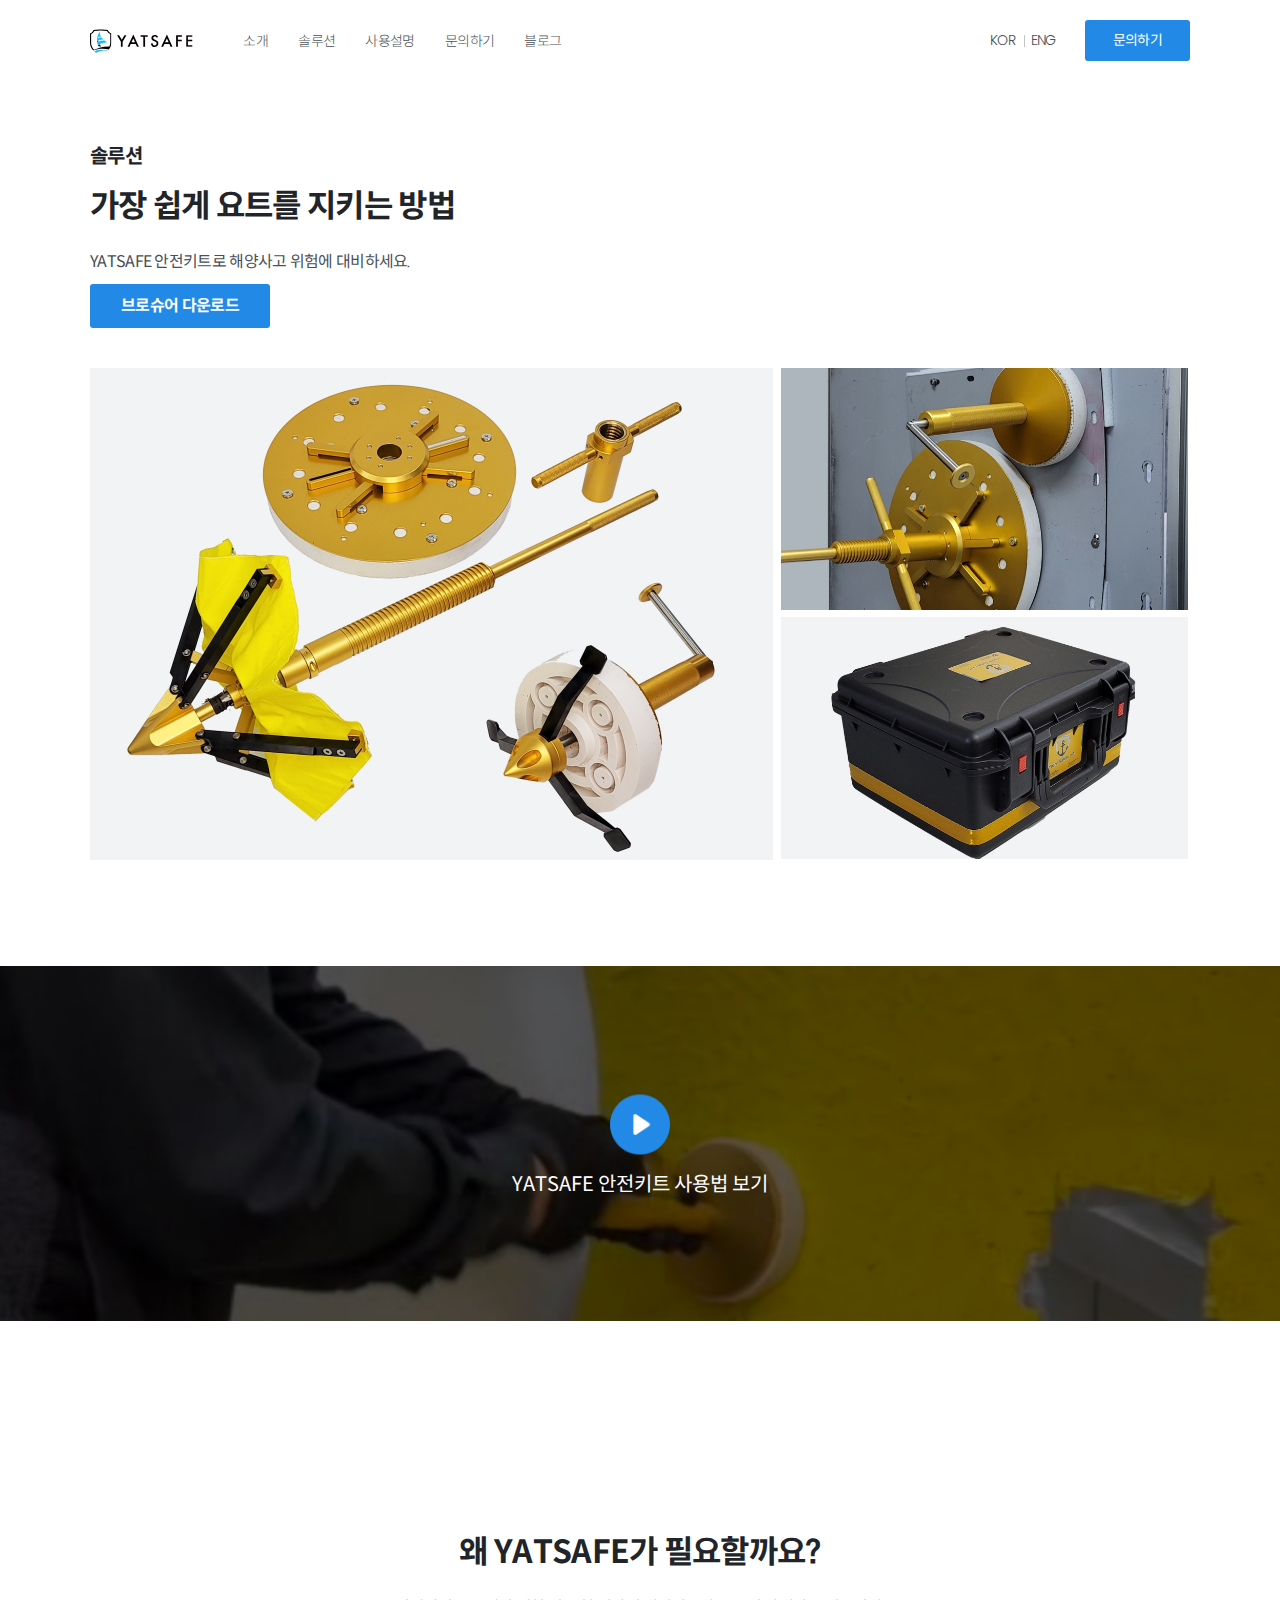
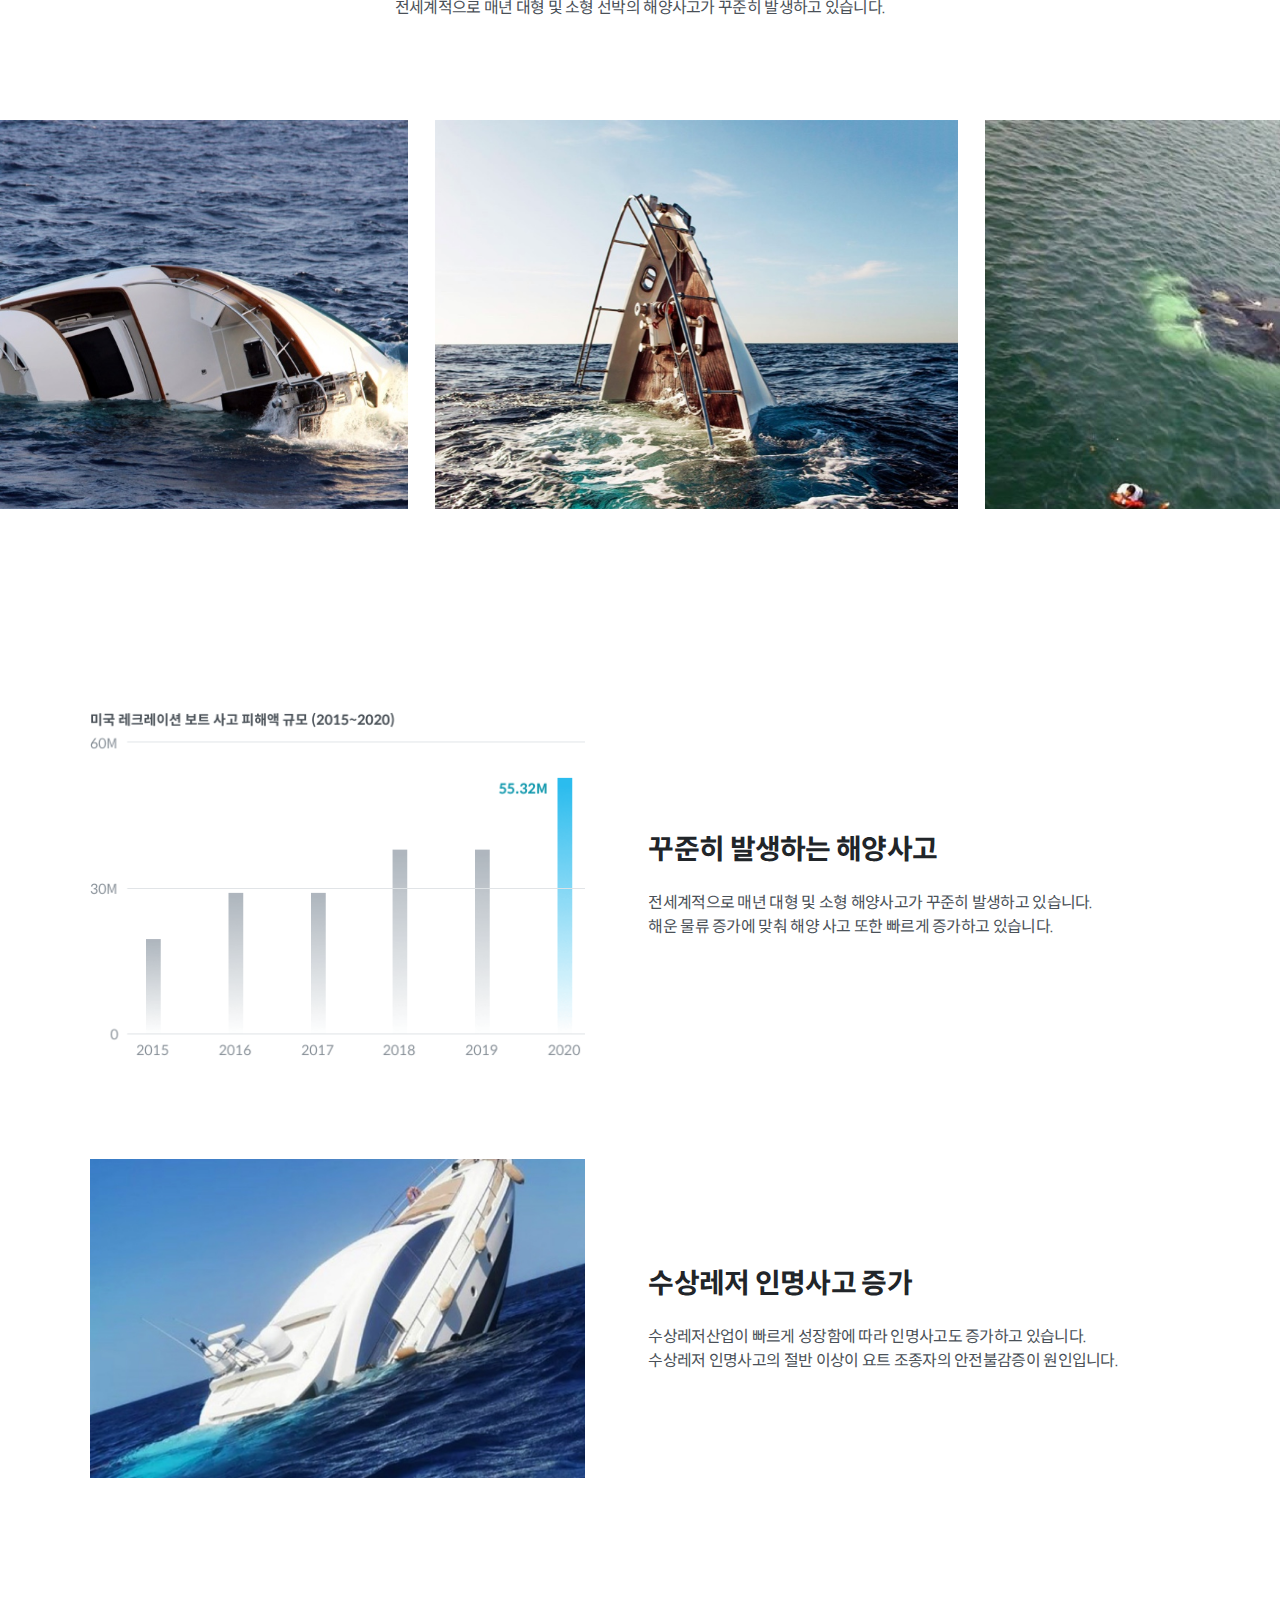
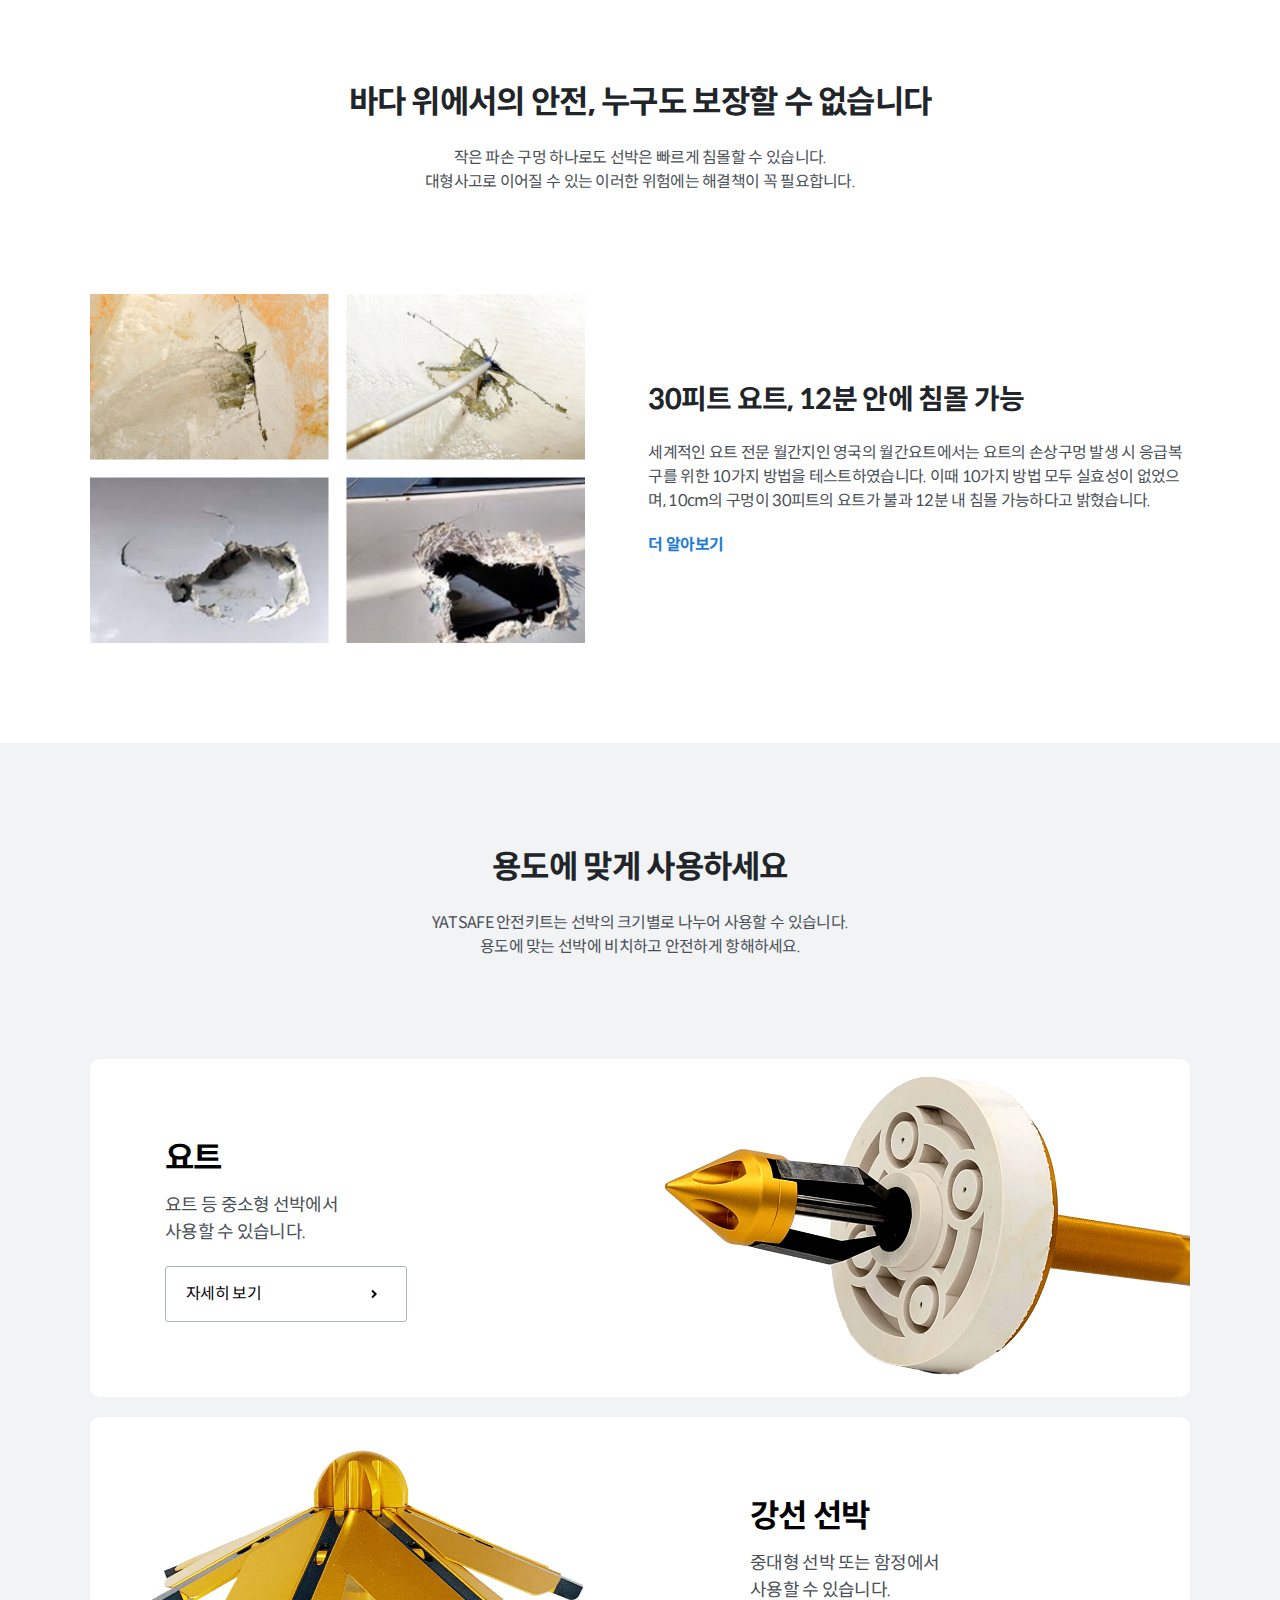
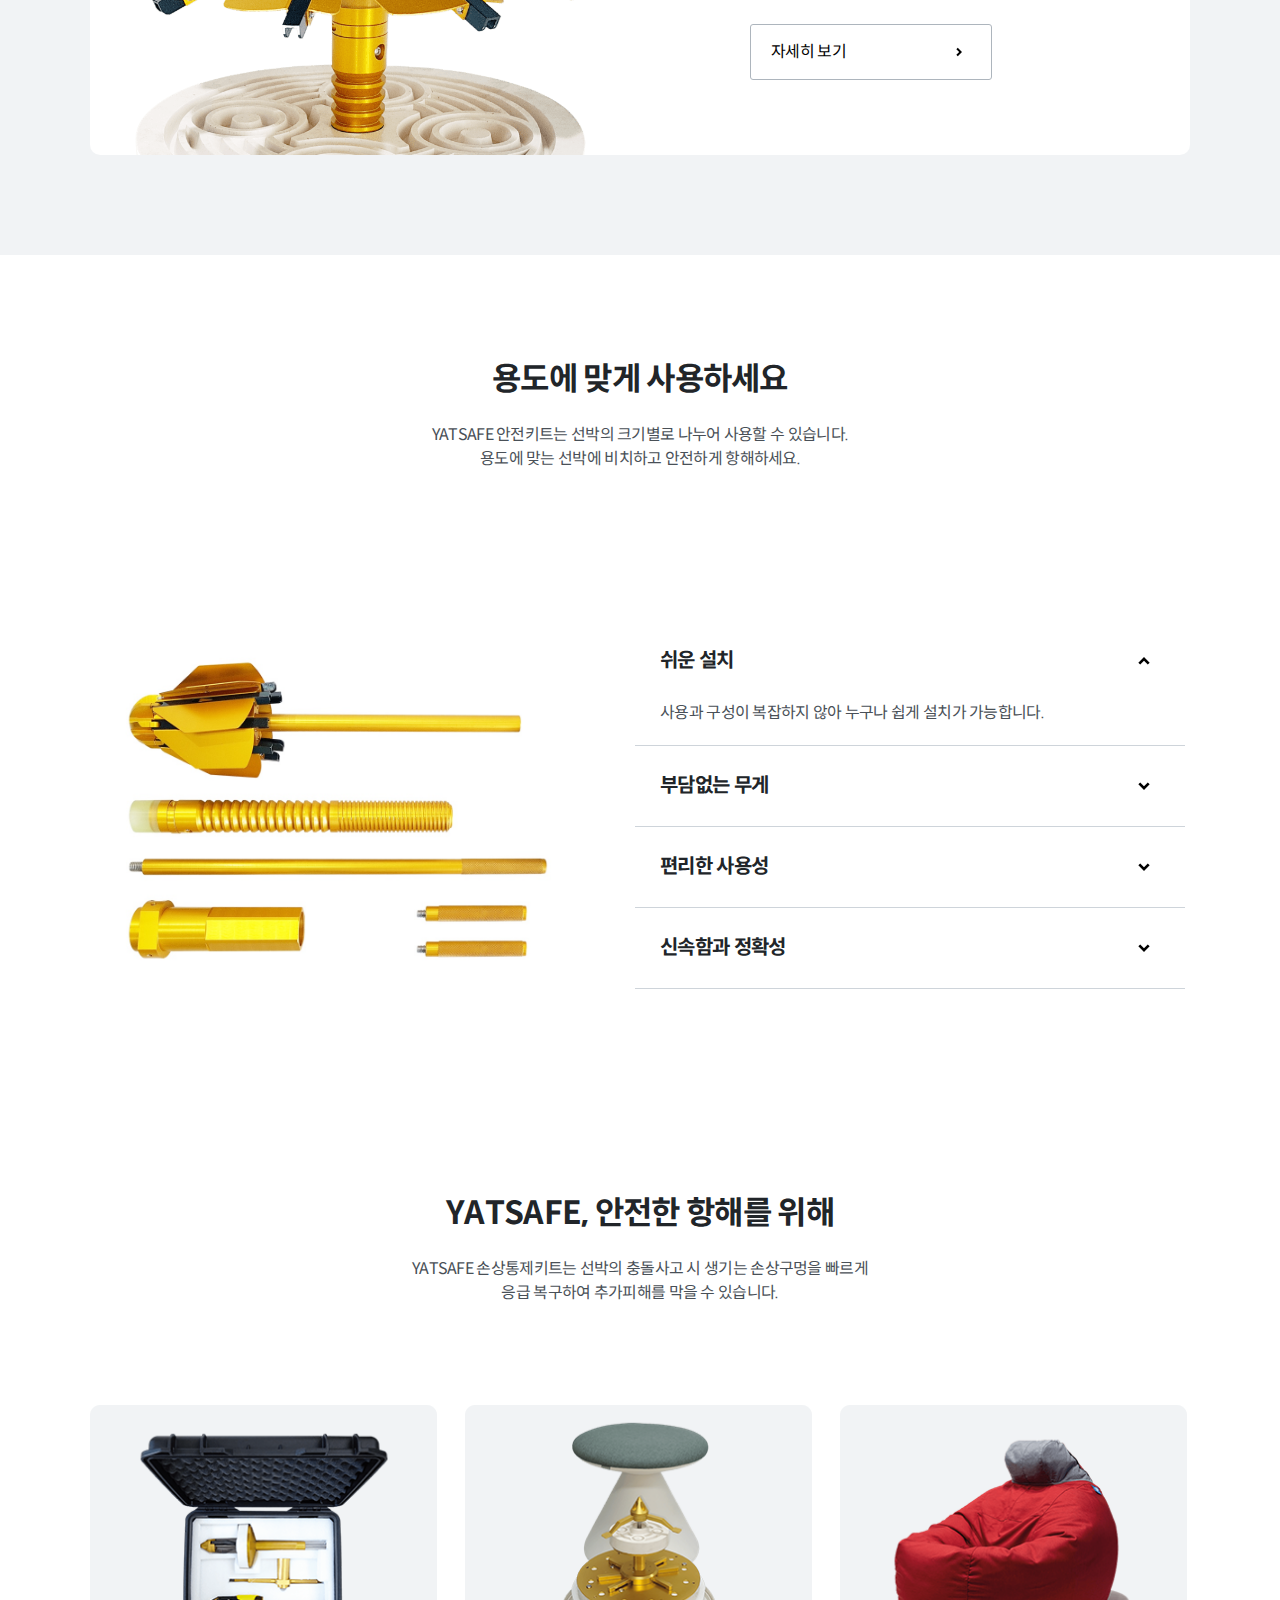
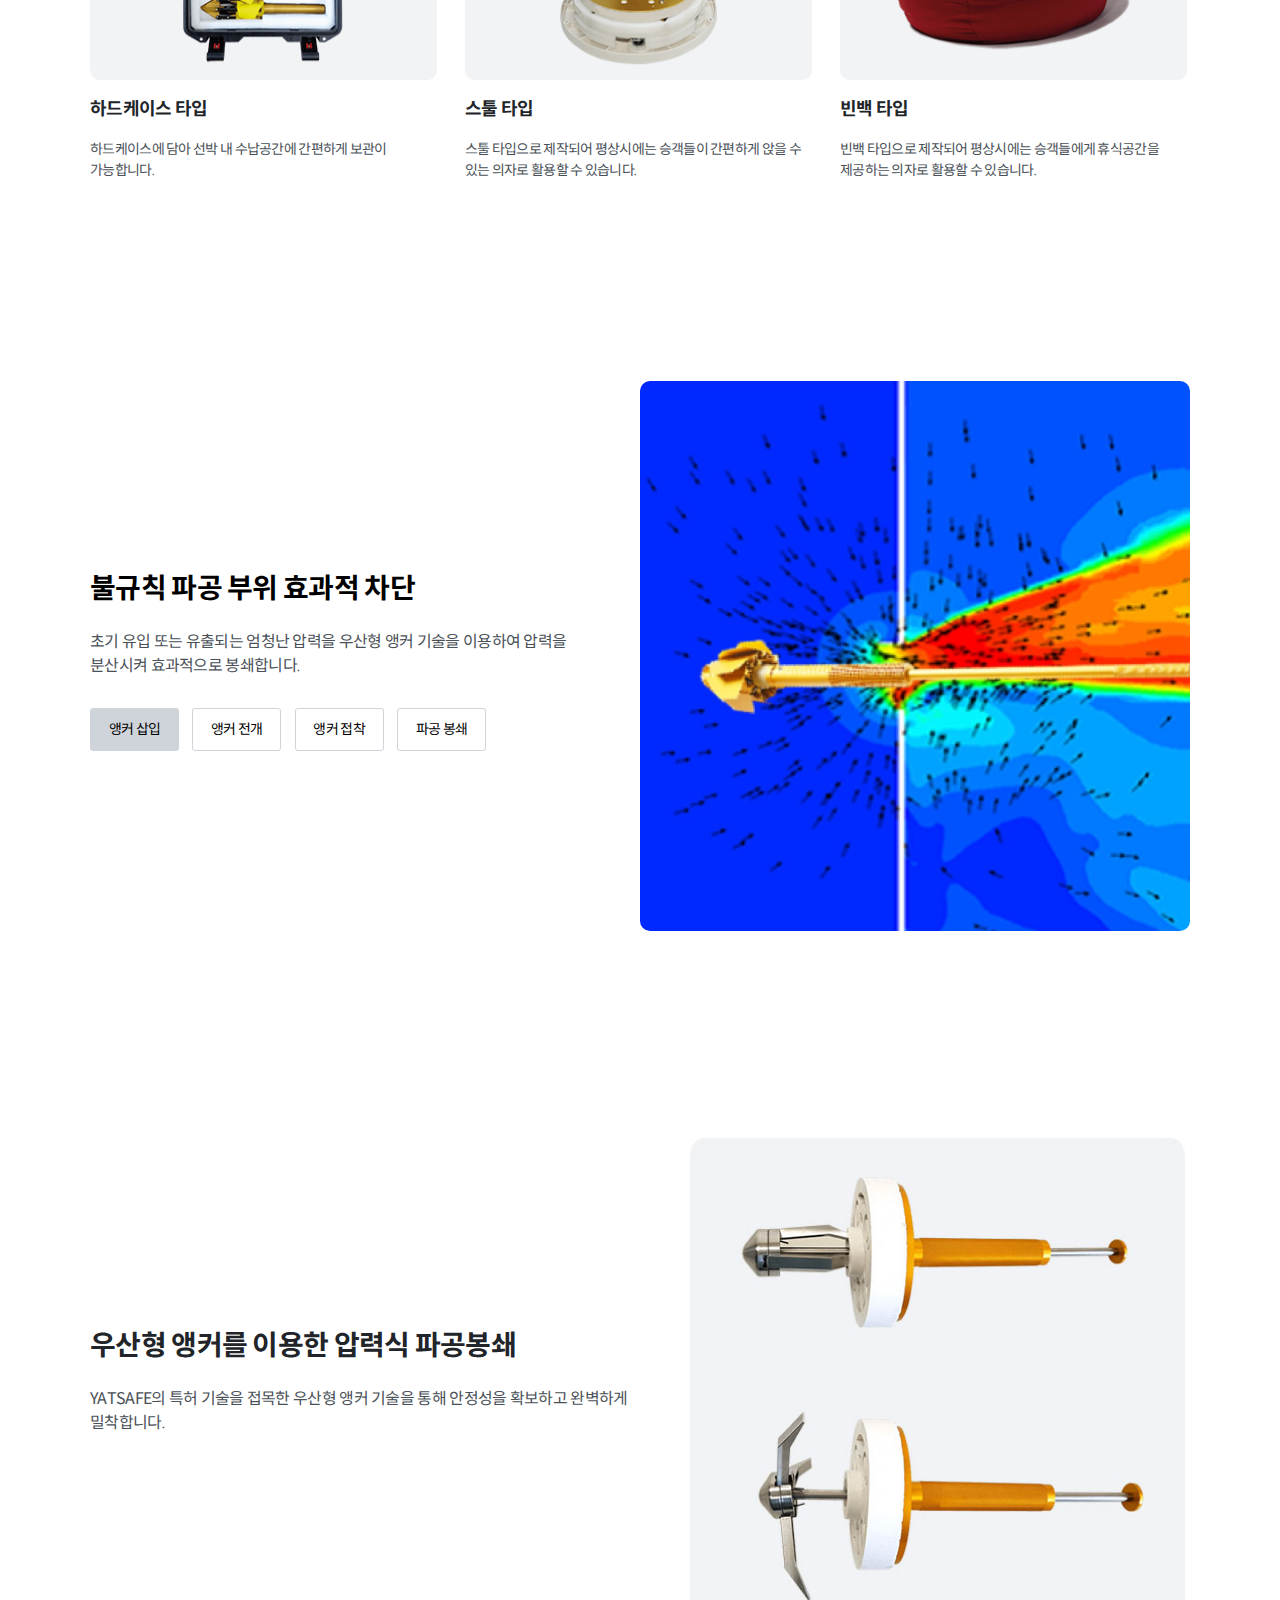
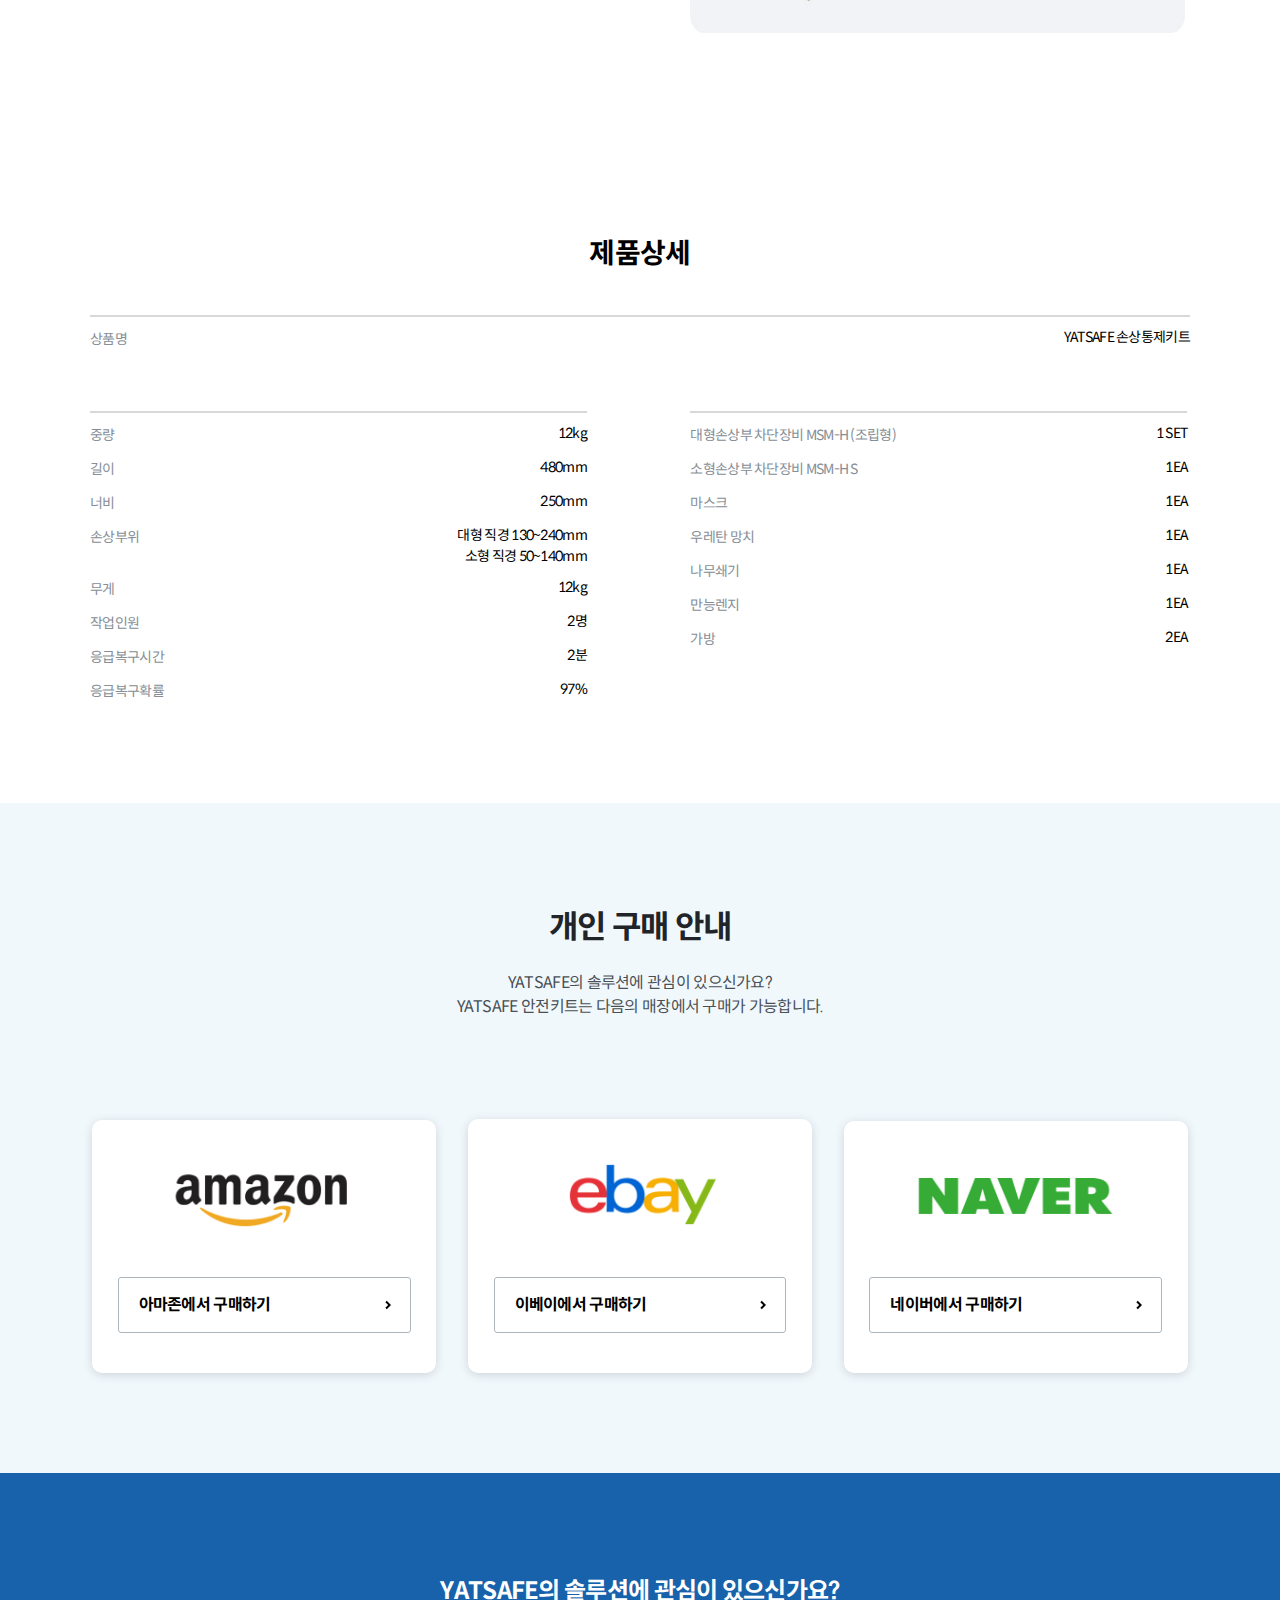
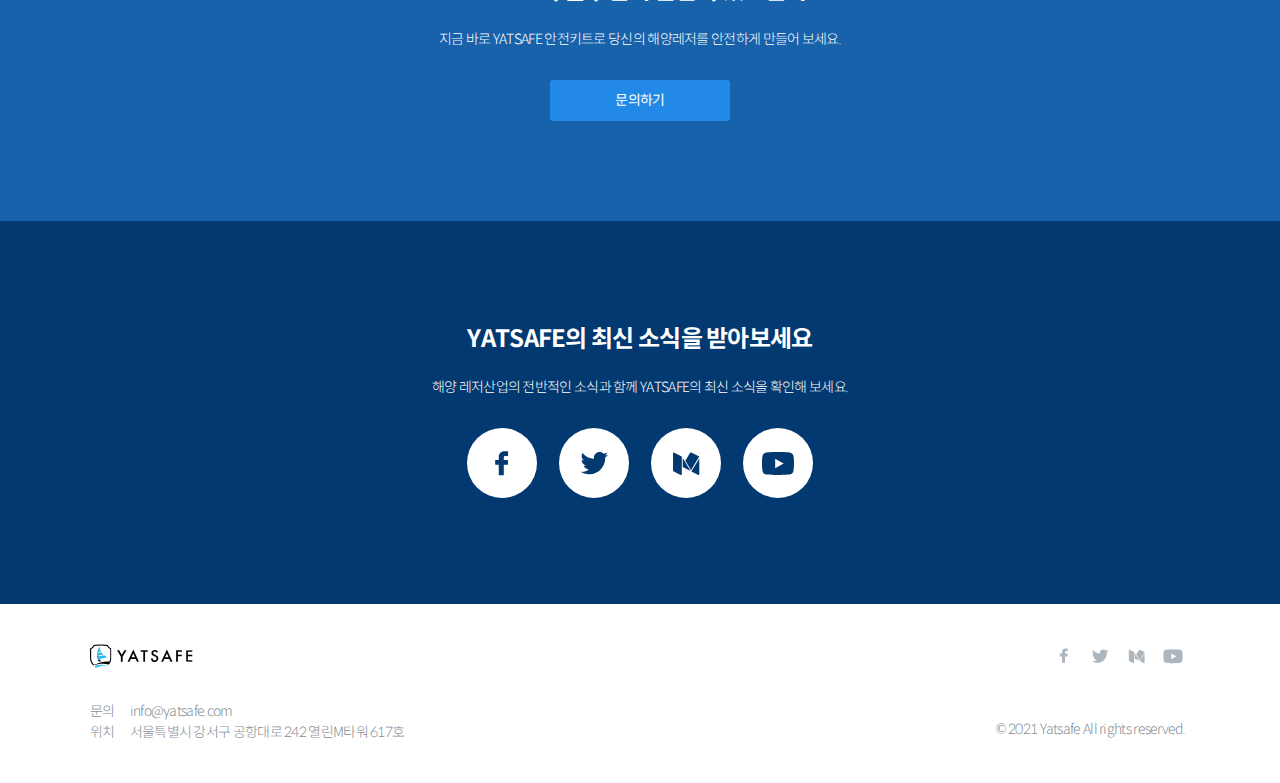
<file: ko/solution/index.html>
<!DOCTYPE html>
<html lang="ko">
<head>
    <!-- Global site tag (gtag.js) - Google Analytics -->
<script async src="https://www.googletagmanager.com/gtag/js?id=UA-207662441-1"></script>
<script>
  window.dataLayer = window.dataLayer || [];
  function gtag(){dataLayer.push(arguments);}
  gtag('js', new Date());

  gtag('config', 'UA-207662441-1');
</script>
    <meta charset="UTF-8">
    <meta http-equiv="X-UA-Compatible" content="IE=edge">
    <meta name="viewport" content="width=device-width, initial-scale=1.0">
    <meta name="description" content="YATSAFE 안전키트로 해양사고 위험에 대비하세요.">
    <title>YATSAFE</title>
    <link rel="stylesheet" href="../../css/slick.css">
    <link rel="stylesheet" href="../../css/reset.css">
    <link rel="stylesheet" href="../../css/common.css">
    <link rel="stylesheet" href="../../css/layout.css">
    <link rel="stylesheet" href="../../css/sub.css">
    <script src="../../js/jquery-1.11.2.min.js"></script>
    <script src="../../js/jquery-ui.min.js"></script>
    <script src="../../js/slick.js"></script>
    <script src="../../js/common.js"></script>
</head>
<body>
    <div class="cover"></div>
    <header>
        <div class="mo_top">
            <button type="button" class="open">
                <img src="../../images/menu_open.png" alt="">
                <img src="../../images/menu_open_b.png" alt="" class="active">
            </button>
            <a href="../index.html" class="logo">
                <img src="../../images/ic_logo_white.svg" alt="">
                <img src="../../images/ic-logo-black.svg" alt="" class="active">
            </a>
            <a href="../support/index.html" class="blue_box">문의</a>
        </div>
        <div class="header">
            <button type="button" class="close"></button>
            <div class="inner">
                <a href="../index.html" class="logo">
                    <img src="../../images/ic_logo_white.svg" alt="">
                    <img src="../../images/ic-logo-black.svg" alt="" class="active">
                </a>
                <ul>
                    <li><a href="../introduce/index.html">소개</a></li>
                    <li><a href="../solution/index.html">솔루션</a></li>
                    <li><a href="../howtouse/index.html">사용설명</a></li>
                    <li><a href="../support/index.html">문의하기</a></li>
                    <li><a href="https://medium.com/@yatsafe" target="_blank" title="새창열림">블로그</a></li>
                </ul>
                <div class="right">
                    <div class="lan">
                        <a href="../index.html">KOR</a>
                        <a href="../../en/index.html">ENG</a>
                    </div>
                    <a href="../support/index.html" class="blue_box">문의하기</a>
                </div>
            </div>
        </div>
    </header>
    <main class="sub">
        <div class="solution">
            <div class="inner">
                <div class="sub_tit">
                    <span>솔루션</span>
                    <h1>가장 쉽게 요트를 지키는 방법</h1>
                    <p>YATSAFE 안전키트로 해양사고 위험에 대비하세요.</p>
                    <a href="https://drive.google.com/file/d/1Ca-ERLth3Y0xlSbH6uOCkkdOCD03H_J0/view" class="blue_box" target="_blank">브로슈어 다운로드</a>
                </div>
                <div class="img">
                    <img src="../../images/sub/img_solution_1@2x.jpg" alt="">
                    <div>
                        <img src="../../images/sub/img_solution_2@2x.jpg" alt="">
                        <img src="../../images/sub/img_solution_3@2x.jpg" alt="">
                    </div>
                </div>
            </div>
            <div class="sub_fsc mtb100">
                <button type="button">
                    <img src="../../images/sub/img_playvideo@2x.jpg" alt="">
                    <p><img src="../../images/sub/ic_button_play@2x.png" alt="">YATSAFE 안전키트 사용법 보기</p>
                </button>
                <div>
                    <button type="button" class="close"></button>
                    <div class="video_wrap">
                        <iframe src="https://www.youtube.com/embed/y3IrDgil5R8?enablejsapi=1&version=3&playerapiid=ytplayer&mute=1" frameborder="0" allowfullscreen ></iframe>
                    </div>
                </div>
            </div>
            <div class="inner">
                <div class="tit mtb100 mt0">
                    <h1>왜 YATSAFE가 필요할까요?</h1>
                    <p>전세계적으로 매년 대형 및 소형 선박의 해양사고가 꾸준히 발생하고 있습니다.</p>
                </div>
            </div>
            <div class="slideWrap" style="padding-left: 20px;">
                <ul class="tickerSlide" id="tickerSlide">
                    <li>
                        <p class="thum"><img src="../../images/sub/img_accident_1@2x.jpg" alt="" /></p>
                    </li>
                    <li>
                        <p class="thum"><img src="../../images/sub/img_accident_2@2x.jpg" alt="" /></p>
                    </li>
                    <li>
                        <p class="thum"><img src="../../images/sub/img_accident_3@2x.jpg" alt="" /></p>
                    </li>
                    <li>
                        <p class="thum"><img src="../../images/sub/img_accident_4@2x.jpg" alt="" /></p>
                    </li>
                    <li>
                        <p class="thum"><img src="../../images/sub/img_accident_5@2x.jpg" alt="" /></p>
                    </li>
                    <li>
                        <p class="thum"><img src="../../images/sub/img_accident_6@2x.jpg" alt="" /></p>
                    </li>
                </ul>
            </div>
            <div class="inner">
                <ul class="introduce_list mtb100">
                    <li>
                        <img src="../../images/sub/img_chart_web_2@2x.png" alt="" class="pc_img">
                        <img src="../../images/sub/img_chart_mobile_2@2x.png" alt="" class="mo_img">
                        <div>
                            <p>꾸준히 발생하는 해양사고</p>
                            <span>전세계적으로 매년 대형 및 소형 해양사고가 꾸준히 발생하고 있습니다. <br>
                                해운 물류 증가에 맞춰 해양 사고 또한 빠르게 증가하고 있습니다.</span>
                        </div>
                    </li>
                    <li>
                        <img src="../../images/sub/img_solution_4@2x.jpg" alt="">
                        <div>
                            <p>수상레저 인명사고 증가</p>
                            <span>수상레저산업이 빠르게 성장함에 따라 인명사고도 증가하고 있습니다. <br>
                                수상레저 인명사고의 절반 이상이 요트 조종자의 안전불감증이 원인입니다. </span>
                        </div>
                    </li>
                </ul>
                <div class="tit mtb100">
                    <h1>바다 위에서의 안전, 누구도 보장할 수 없습니다</h1>
                    <p>작은 파손 구멍 하나로도 선박은 빠르게 침몰할 수 있습니다. <br>
                        대형사고로 이어질 수 있는 이러한 위험에는 해결책이 꼭 필요합니다.</p>
                </div>
                <ul class="introduce_list pb100">
                    <li>
                        <img src="../../images/sub/img_solution_5@2x.jpg" alt="">
                        <div>
                            <p>30피트 요트, 12분 안에 침몰 가능</p>
                            <span>세계적인 요트 전문 월간지인 영국의 월간요트에서는 요트의 손상구멍 발생 시 응급복구를 위한 10가지 방법을 테스트하였습니다. 이때 10가지 방법 모두 실효성이 없었으며, 10cm의 구멍이 30피트의 요트가 불과 12분 내 침몰 가능하다고 밝혔습니다.</span>
                            <a href="https://www.yachtingmonthly.com/sailing-skills/crash-test-boat-holed-sinking-2-29668" target="_blank">더 알아보기</a>
                        </div>
                    </li>
                </ul>
            </div>
            <div class="gray">
                <div class="inner">
                    <div class="tit mtb100">
                        <h1>용도에 맞게 사용하세요</h1>
                        <p>YATSAFE 안전키트는 선박의 크기별로 나누어 사용할 수 있습니다. <br>
                            용도에 맞는 선박에 비치하고 안전하게 항해하세요.</p>
                    </div>
                    <ul class="choose">
                        <li>
                            <h1>요트</h1>
                            <p>요트 등 중소형 선박에서<br>사용할 수 있습니다.</p>
                            <a href="sub1.html">자세히 보기</a>
                        </li>
                        <li>
                            <h1>강선 선박</h1>
                            <p>중대형 선박 또는 함정에서<br>
                                사용할 수 있습니다.</p>
                            <a href="sub2.html">자세히 보기</a>
                        </li>
                    </ul>
                </div>
            </div>
            <div class="inner">
                <div class="tit mtb100">
                    <h1>용도에 맞게 사용하세요</h1>
                    <p>YATSAFE 안전키트는 선박의 크기별로 나누어 사용할 수 있습니다. <br>
                        용도에 맞는 선박에 비치하고 안전하게 항해하세요.</p>
                </div>
                <div class="introduce_tab pb100">
                    <img src="../../images/sub/img_example_1@2x.jpg" alt="">
                    <img src="../../images/sub/img_example_2@2x.jpg" alt="">
                    <img src="../../images/sub/img_example_3@2x.jpg" alt="">
                    <img src="../../images/sub/img_example_4@2x.jpg" alt="">
                    <ul>
                        <li class="active">
                            <p>쉬운 설치</p>
                            <div style="display: block;">사용과 구성이 복잡하지 않아 누구나 쉽게 설치가 가능합니다.</div>
                        </li>
                        <li>
                            <p>부담없는 무게</p>
                            <div>10kg 내외의 무게로, 작은 사이즈의 가방에 수납 가능하며 어디서든 보관이 용이합니다.</div>
                        </li>
                        <li>
                            <p>편리한 사용성</p>
                            <div>사용하지 않을 때에도  일상생활에도 사용할 수 있습니다.<br> 
                                (빈백형, 스툴형)</div>
                        </li>
                        <li>
                            <p>신속함과 정확성</p>
                            <div>신속하고 정확하게 파공부위를 빠르게 차단합니다.</div>
                        </li>
                    </ul>
                </div>
                <div class="tit mtb100">
                    <h1>YATSAFE, 안전한 항해를 위해</h1>
                    <p>YATSAFE 손상통제키트는 선박의 충돌사고 시 생기는 손상구멍을 빠르게<br>
                        응급 복구하여 추가피해를 막을 수 있습니다.</p>
                </div>
                <div class="solution_list pb100">
                    <li>
                        <div><img src="../../images/sub/img_product_1@2x.png" alt=""></div>
                        <p>하드케이스 타입</p>
                        <span>하드케이스에 담아 선박 내 수납공간에 간편하게 보관이 가능합니다.</span>
                    </li>
                    <li>
                        <div><img src="../../images/sub/img_product_2@2x.png" alt=""></div>
                        <p>스툴 타입</p>
                        <span>스툴 타입으로 제작되어 평상시에는 승객들이 간편하게 앉을 수 있는 의자로 활용할 수 있습니다. </span>
                    </li>
                    <li>
                        <div><img src="../../images/sub/img_product_3@2x.png" alt=""></div>
                        <p>빈백 타입</p>
                        <span>빈백 타입으로 제작되어 평상시에는 승객들에게 휴식공간을 제공하는 의자로 활용할 수 있습니다.</span>
                    </li>
                </div>
                <div class="solution_tab mtb100">
                    <div class="right">
                        <img style="right:0" src="../../images/sub/img_view_1@2x.jpg" alt="">
                        <img src="../../images/sub/img_view_2@2x.jpg" alt="">
                        <img src="../../images/sub/img_view_3@2x.jpg" alt="">
                        <img src="../../images/sub/img_view_4@2x.jpg" alt="">
                    </div>
                    <div class="left">
                        <h1>불규칙 파공 부위 효과적 차단</h1>
                        <p>초기 유입 또는 유출되는 엄청난 압력을 우산형 앵커 기술을 이용하여 압력을 분산시켜 효과적으로 봉쇄합니다.</p>
                        <ul>
                            <li class="active">앵커 삽입</li>
                            <li>앵커 전개</li>
                            <li>앵커 접착</li>
                            <li>파공 봉쇄</li>
                        </ul>
                    </div>
                </div>
                <ul class="introduce_list h mtb100">
                    <li>
                        <div>
                            <p>우산형 앵커를 이용한 압력식 파공봉쇄</p>
                            <span>YATSAFE의 특허 기술을 접목한 우산형 앵커 기술을 통해 안정성을 확보하고 완벽하게 밀착합니다.</span>
                        </div>
                        <img src="../../images/sub/img_solution_10@2x.jpg" alt="">
                    </li>
                </ul>
                <div class="product mtb100">
                    <h1>제품상세</h1>
                    <div>
                        <p>상품명</p>
                        <span>YATSAFE 손상통제키트</span>
                    </div>
                    <ul>
                        <li>
                            <p>중량</p>
                            <span>12kg</span>
                        </li>
                        <li>
                            <p>길이</p>
                            <span>480mm</span>
                        </li>
                        <li>
                            <p>너비</p>
                            <span>250mm</span>
                        </li>
                        <li>
                            <p>손상부위</p>
                            <span>대형 직경 130~240mm<br>소형 직경 50~140mm</span>
                        </li>
                        <li>
                            <p>무게</p>
                            <span>12kg</span>
                        </li>
                        <li>
                            <p>작업인원</p>
                            <span>2명</span>
                        </li>
                        <li>
                            <p>응급복구시간</p>
                            <span>2분</span>
                        </li>
                        <li>
                            <p>응급복구확률</p>
                            <span>97%</span>
                        </li>
                    </ul>
                    <ul>
                        <li>
                            <p>대형손상부 차단장비 MSM-H (조립형)</p>
                            <span>1 SET</span>
                        </li>
                        <li>
                            <p>소형손상부 차단장비 MSM-H S</p>
                            <span>1EA</span>
                        </li>
                        <li>
                            <p>마스크</p>
                            <span>1EA</span>
                        </li>
                        <li>
                            <p>우레탄 망치</p>
                            <span>1EA</span>
                        </li>
                        <li>
                            <p>나무쇄기</p>
                            <span>1EA</span>
                        </li>
                        <li>
                            <p>만능렌지</p>
                            <span>1EA</span>
                        </li>
                        <li>
                            <p>가방</p>
                            <span>2EA</span>
                        </li>
                    </ul>
                </div>
            </div>
            <div class="main3 mtb100">
                <div class="inner">
                    <div class="tit">
                        <h1>개인 구매 안내</h1>
                        <p>YATSAFE의 솔루션에 관심이 있으신가요?<br>YATSAFE 안전키트는 다음의 매장에서 구매가 가능합니다.</p>
                    </div>
                    <ul>
                        <li>
                            <img src="../../images/main/ic_amazon@2x.png" alt="">
                            <a href="https://www.amazon.com/dp/B09G6751YB/ref=cm_sw_em_r_mt_dp_1QNAG2B1V9MPPY6X8BVR" target="_blank">아마존에서 구매하기</a>
                        </li>
                        <li>
                            <img src="../../images/main/ic_ebay@2x.png" alt="">
                            <a href="https://www.ebay.com/itm/165072244022?hash=item266f128d36:g:hwgAAOSwEtVhQUgL" target="_blank">이베이에서 구매하기</a>
                        </li>
                        <li>
                            <img src="../../images/main/ic_naver@2x.png" alt="">
                            <a href="https://smartstore.naver.com/yatsafe/products/5942844327" target="_blank">네이버에서 구매하기</a>
                        </li>
                    </ul>
                </div>
            </div>
        </div>
    </main>
    <footer>
        <div class="main9 mt0">
            <div class="inner">
                <div class="tit">
                    <h1>YATSAFE의 솔루션에 <br>관심이 있으신가요?</h1>
                    <p>지금 바로 YATSAFE 안전키트로 당신의 해양레저를 안전하게 만들어 보세요.</p>
                </div>
                <a href="../support/index.html" class="blue_box">문의하기</a>
            </div>
        </div>
        <div class="main10">
            <div class="inner">
                <div class="tit">
                    <h1>YATSAFE의 최신 소식을 받아보세요</h1>
                    <p>해양 레저산업의 전반적인 소식과 함께 YATSAFE의 최신 소식을 확인해 보세요.</p>
                </div>
                <ul>
                    <li><a href="https://www.facebook.com/" target="_blank"><img src="../../images/main/ic_facebook.svg" alt=""></a></li>
                    <li><a href="https://twitter.com/yatsafe" target="_blank"><img src="../../images/main/ic_twitter.svg" alt=""></a></li>
                    <li><a href="https://medium.com/@yatsafe" target="_blank"><img src="../../images/main/ic_medium.svg" alt=""></a></li>
                    <li><a href="https://www.youtube.com/channel/UCWxLP_OpO0XrOtePG3XWWlg" target="_blank"><img src="../../images/main/ic_youtube.svg" alt=""></a></li>
                </ul>
            </div>
        </div>
        <div class="inner">
            <div class="left">
                <img src="../../images/ic-logo-black.svg" alt="">
                <p>문의<em>info@yatsafe.com</em></p>
                <p>위치<em>서울특별시 강서구 공항대로 242 열린M타워 617호 </em></p>
            </div>
            <div class="right">
                <ul>
                    <li><a href="https://www.facebook.com/" target="_blank"><img src="../../images/ic_facebook_gray.svg" alt=""></a></li>
                    <li><a href="https://twitter.com/yatsafe" target="_blank"><img src="../../images/ic_twitter_gray.svg" alt=""></a></li>
                    <li><a href="https://medium.com/@yatsafe" target="_blank"><img src="../../images/ic_medium_gray.svg" alt=""></a></li>
                    <li><a href="https://www.youtube.com/channel/UCWxLP_OpO0XrOtePG3XWWlg" target="_blank"><img src="../../images/ic_youtube_gray.svg" alt=""></a></li>
                </ul>
                <p>© 2021 Yatsafe All rights reserved.</p>
            </div>
        </div>
    </footer>
</body>
</html>
</file>
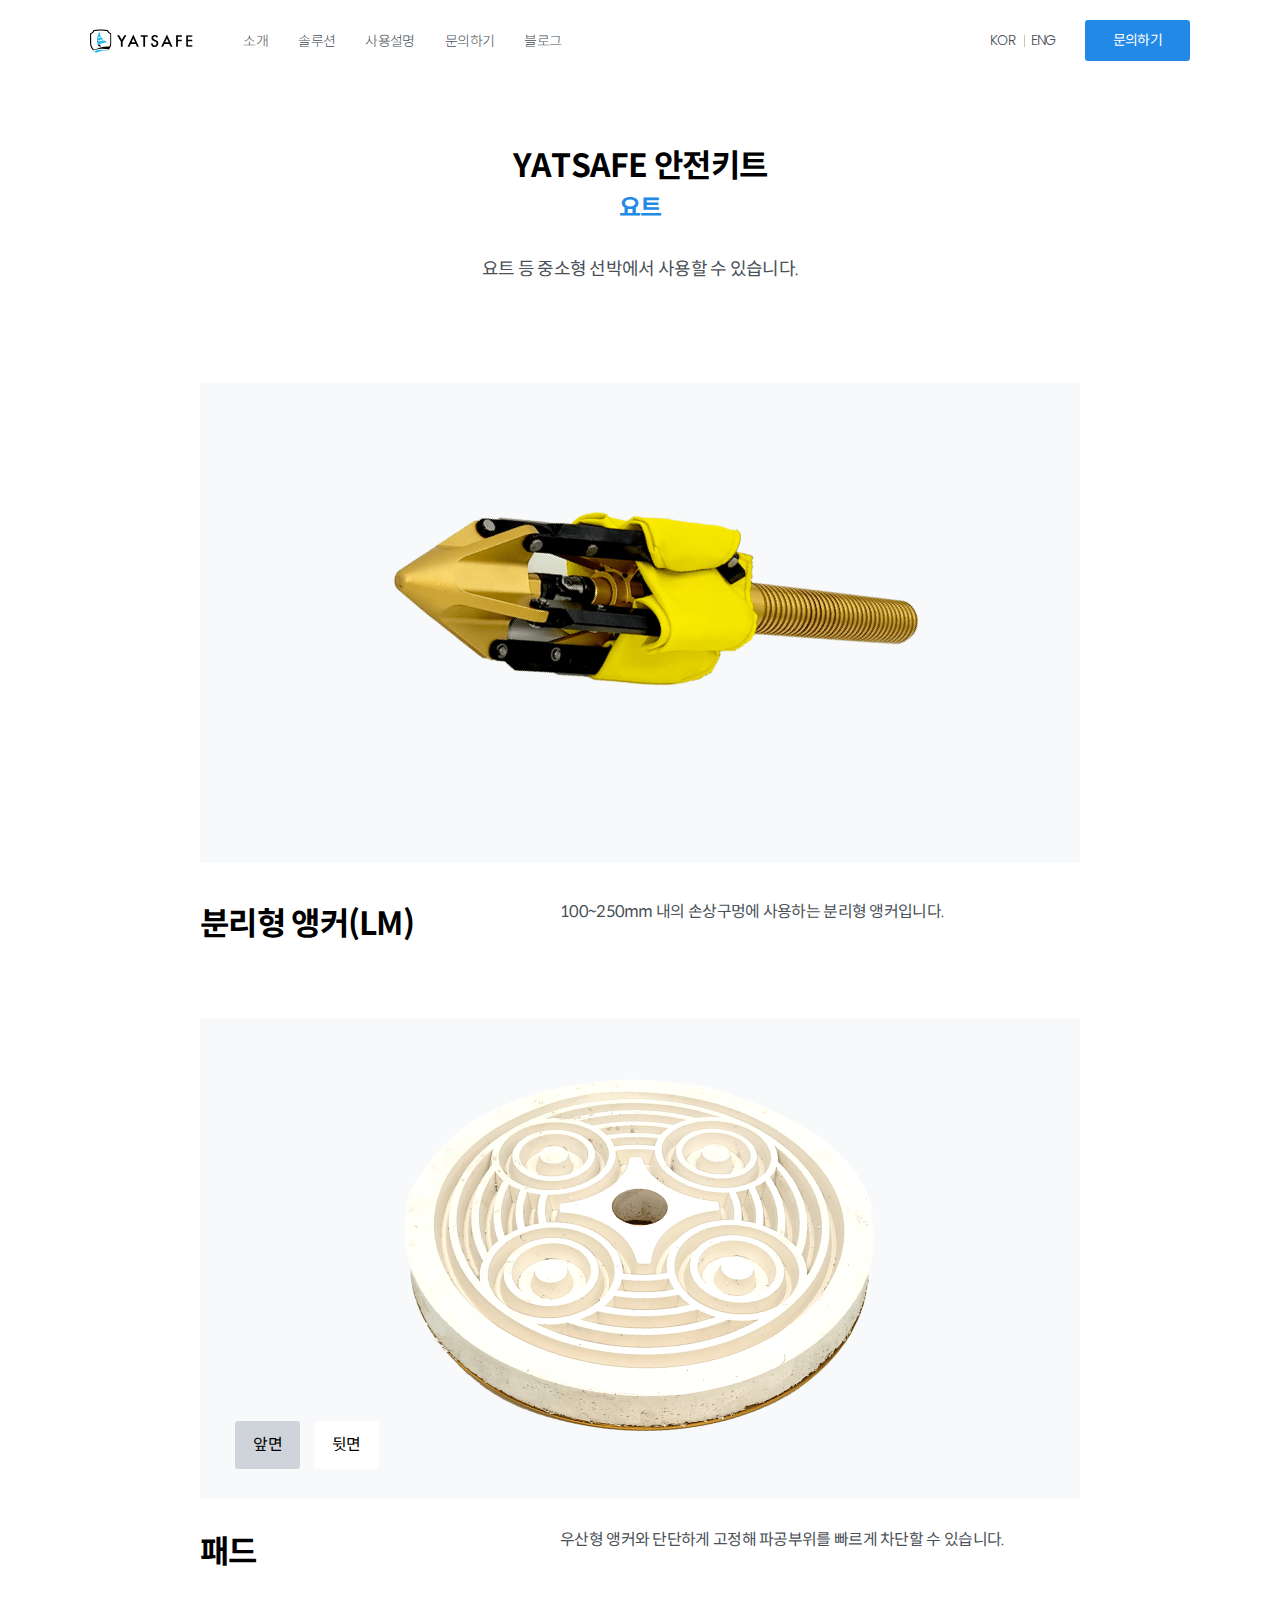
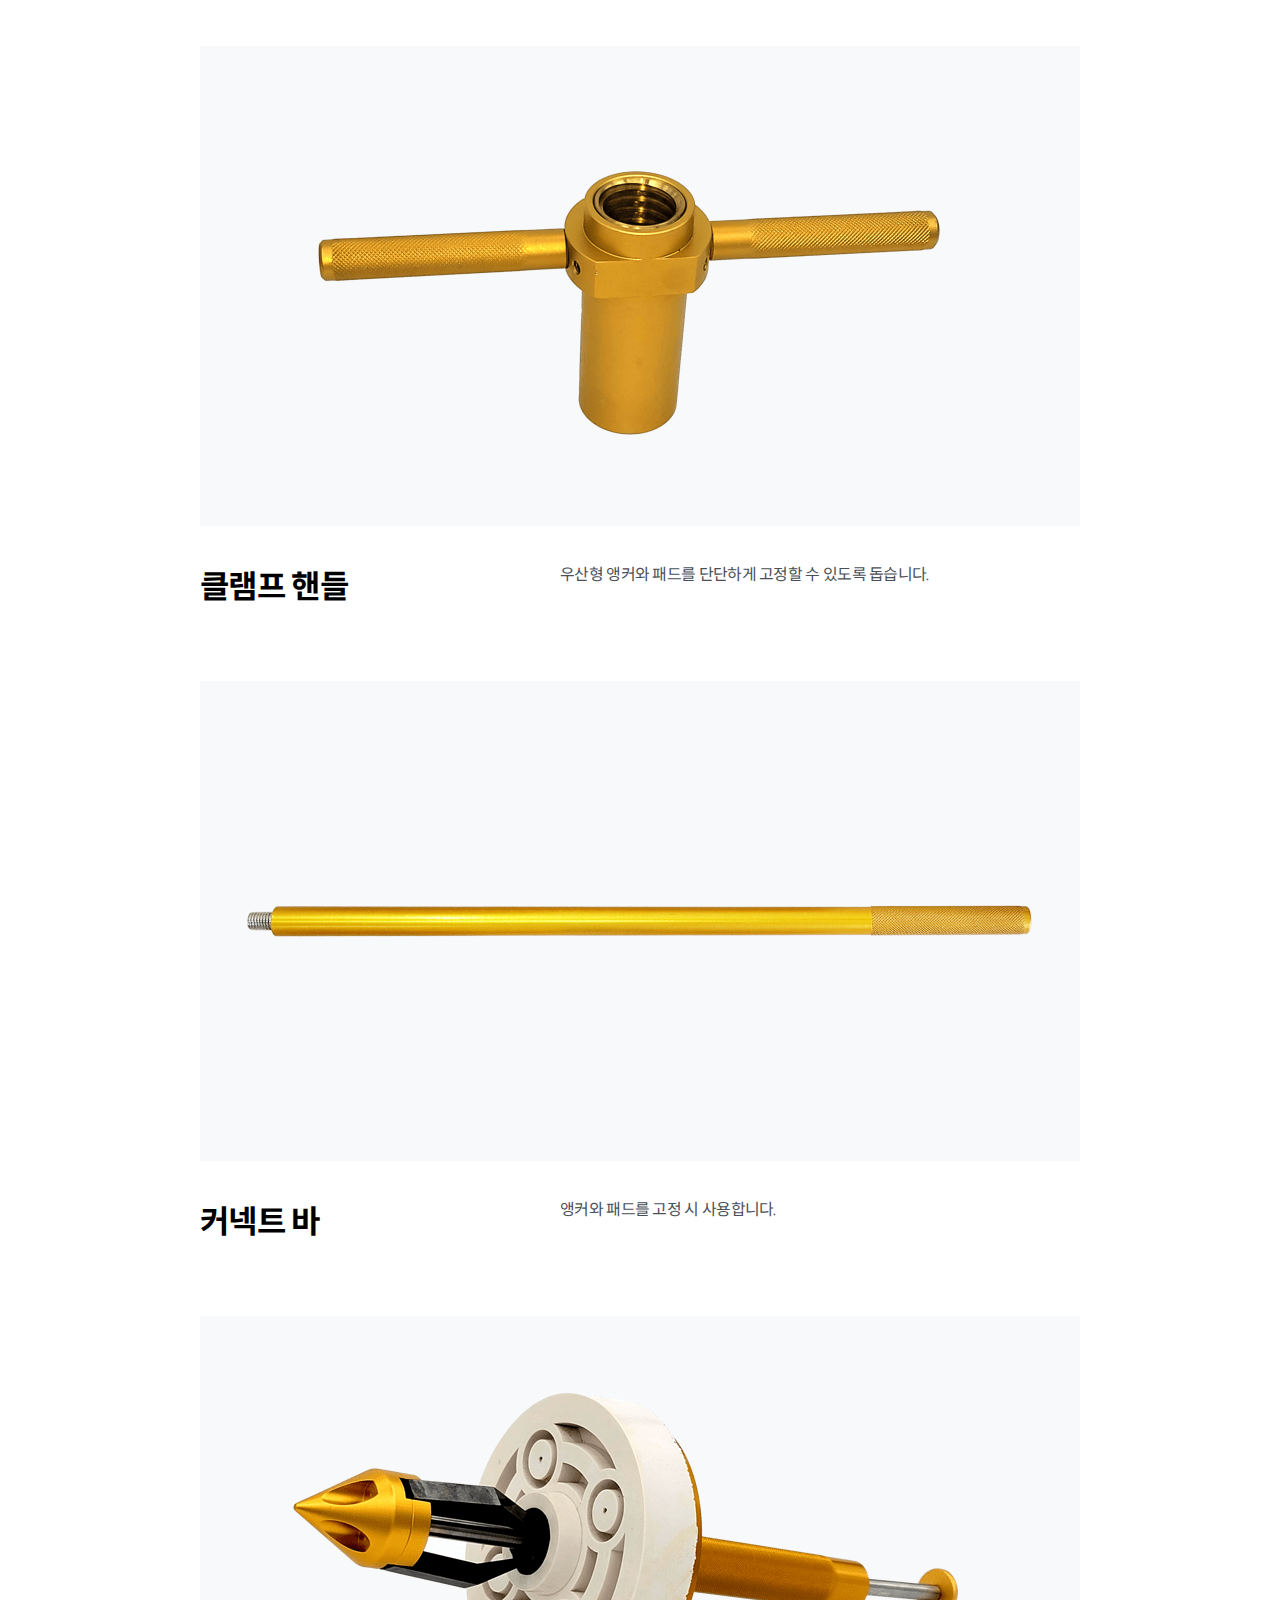
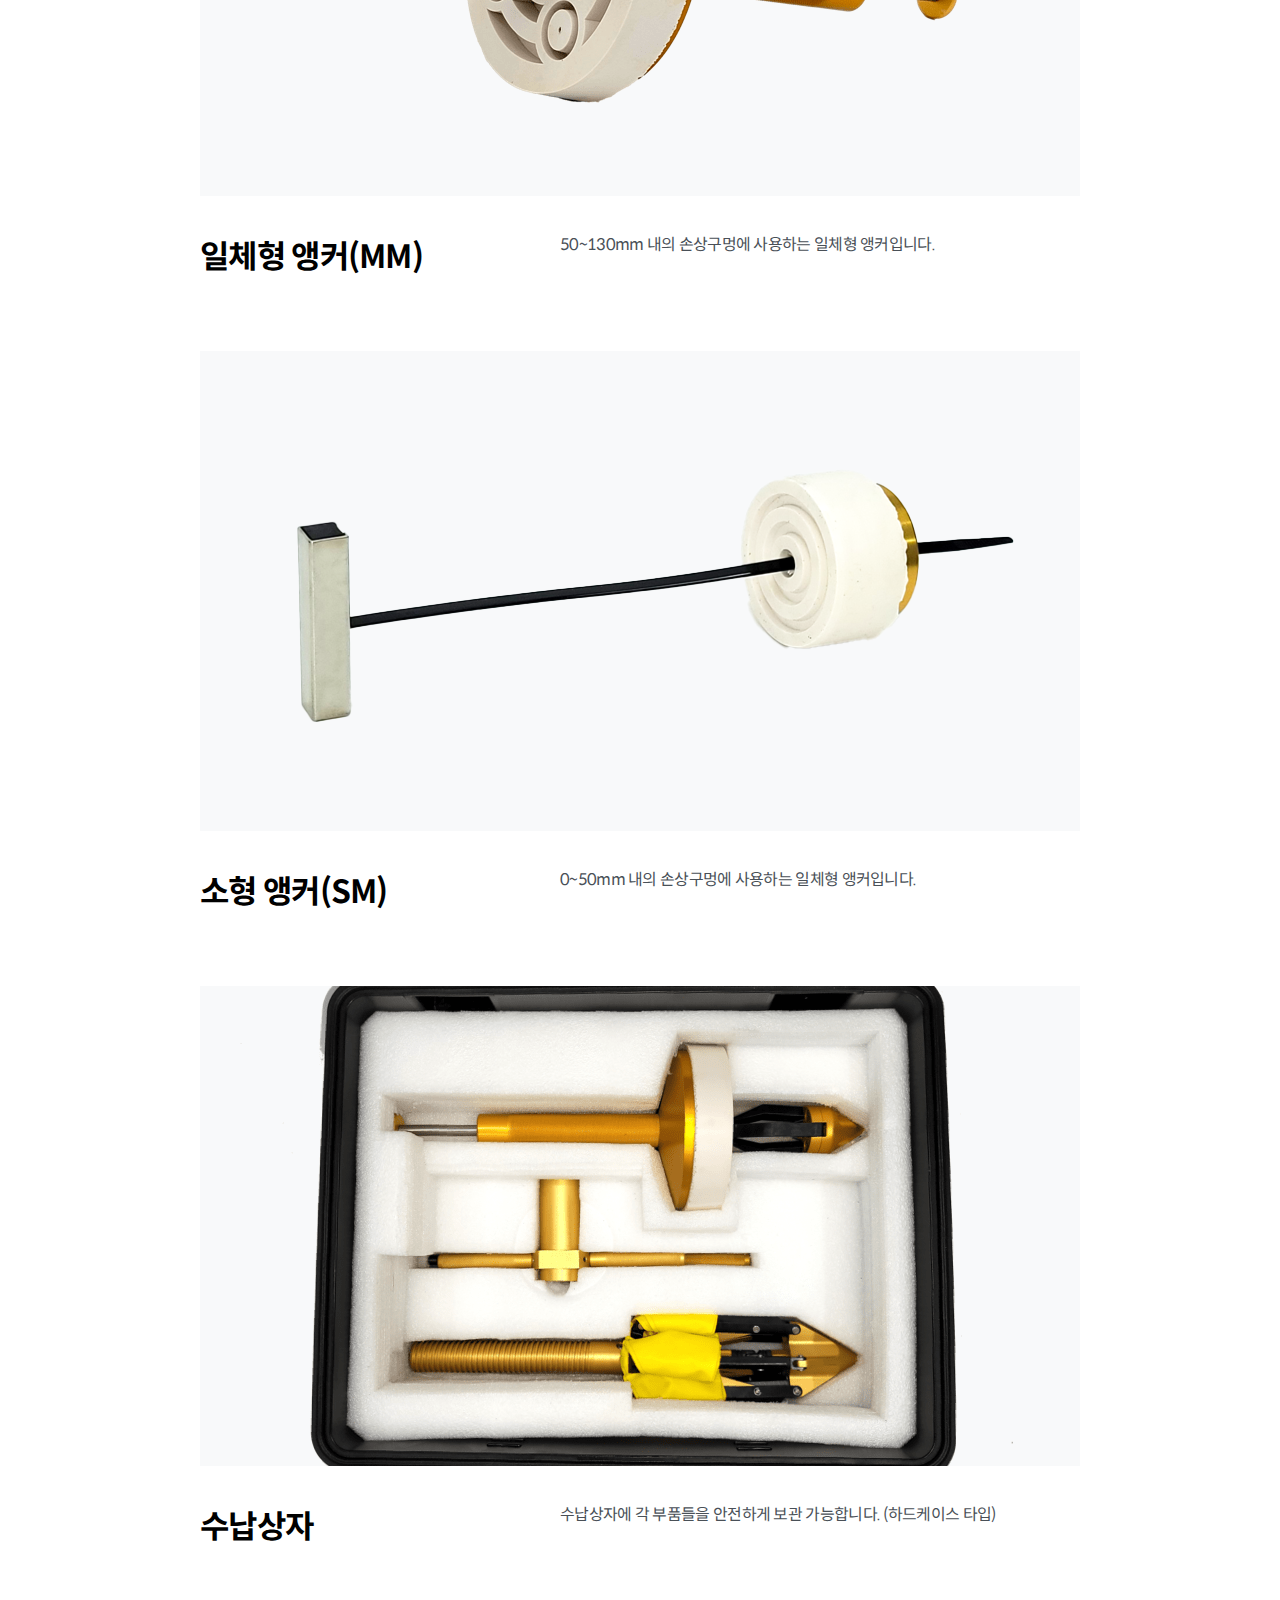
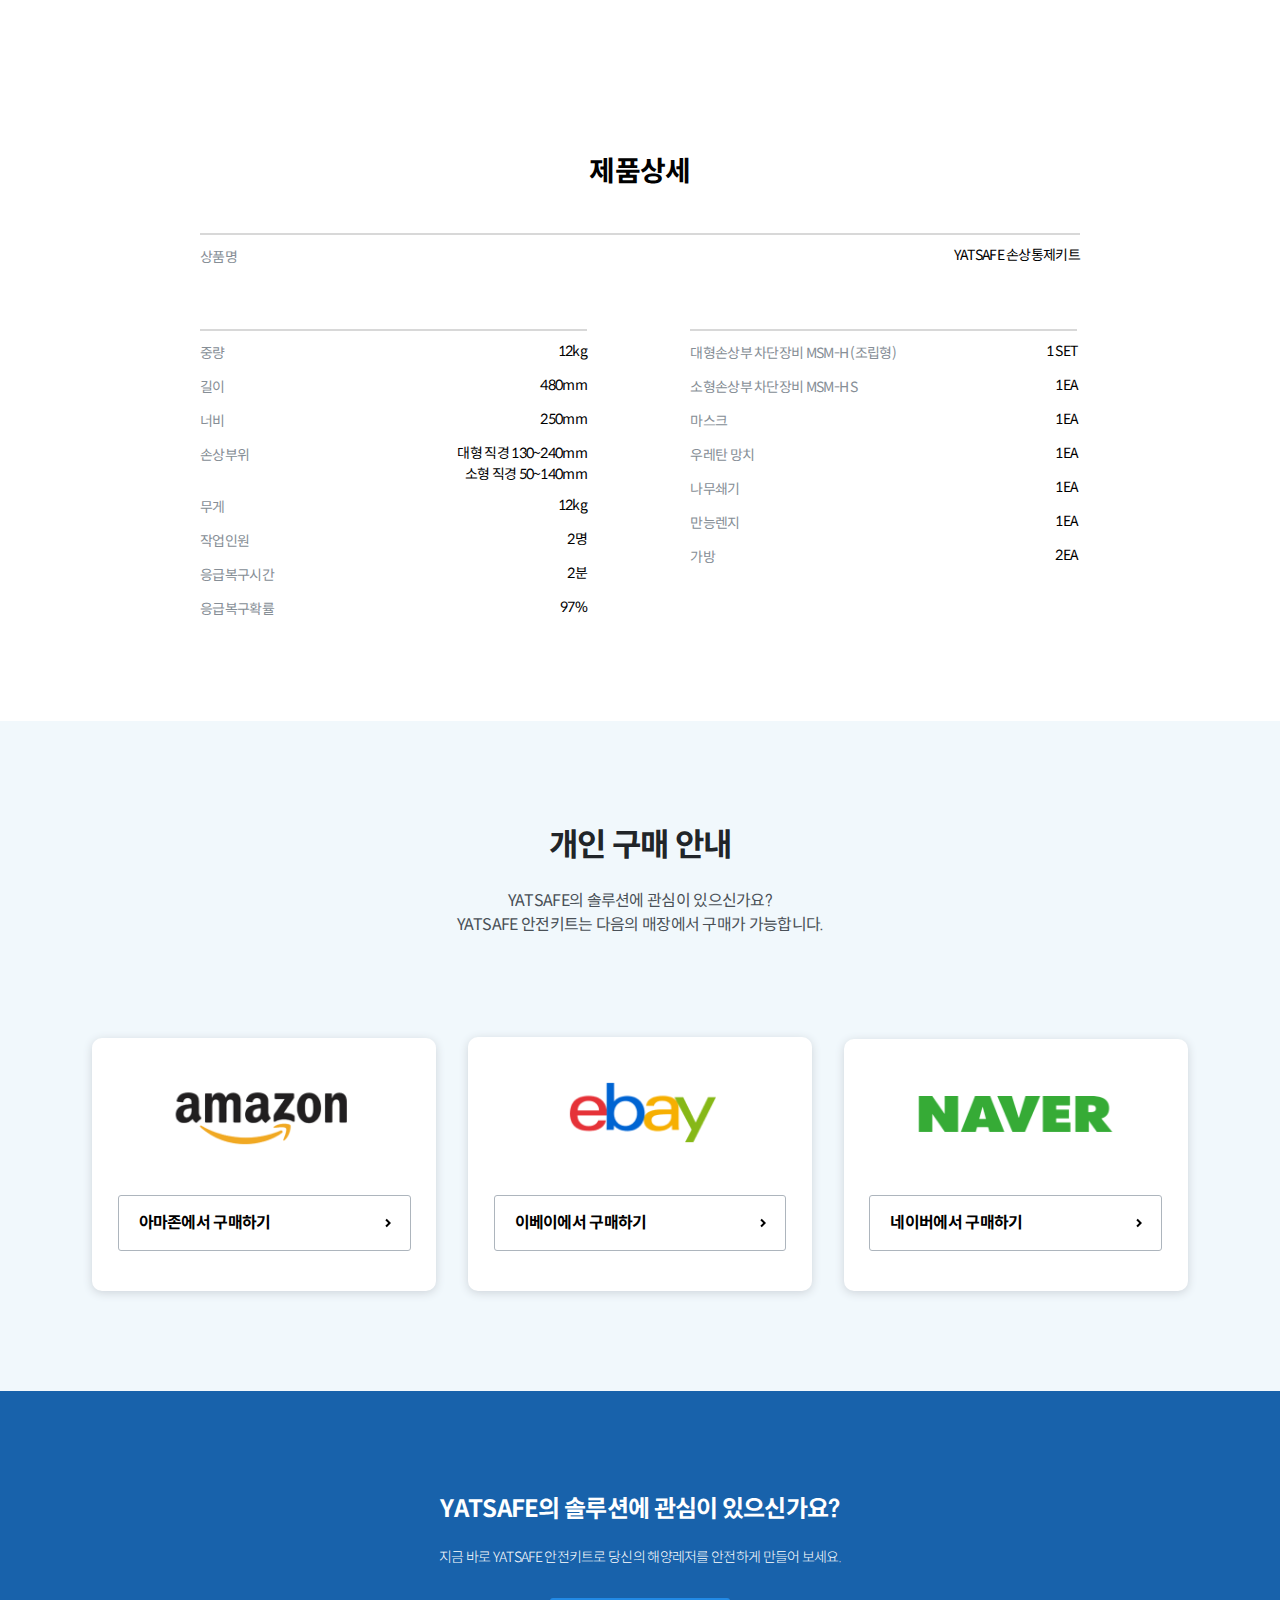
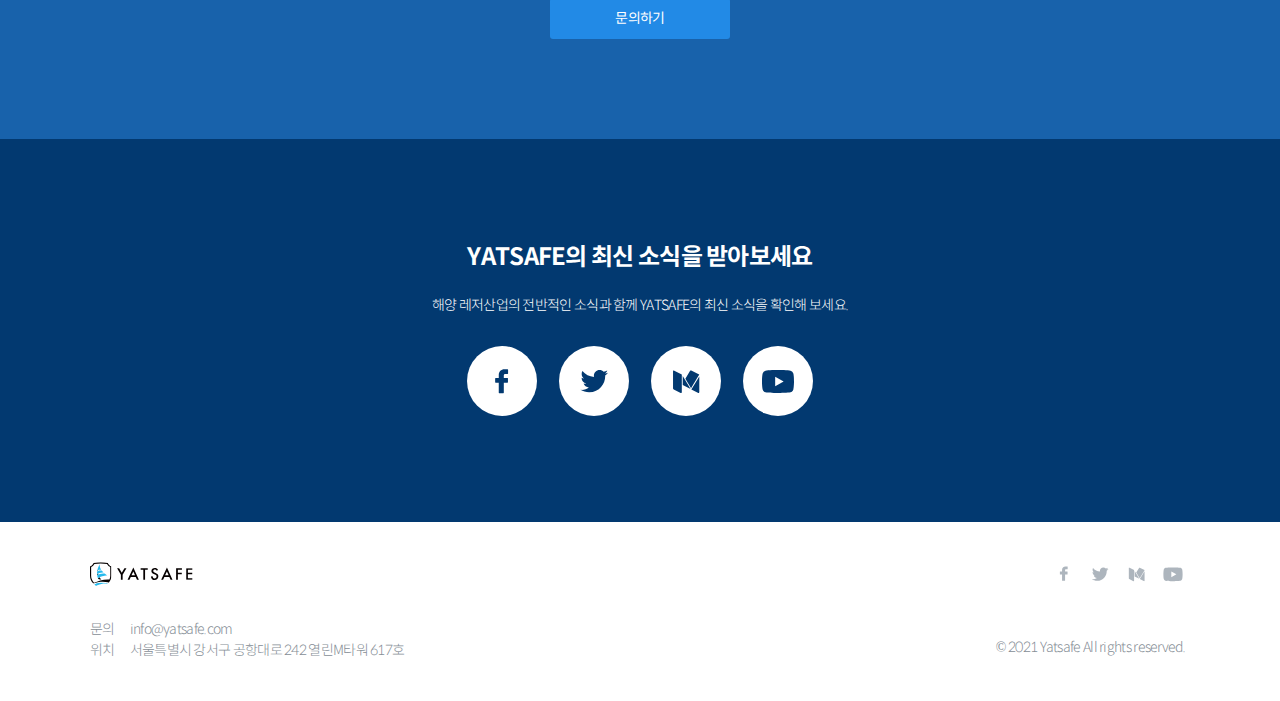
<file: ko/solution/sub1.html>
<!DOCTYPE html>
<html lang="ko">
<head>
    <!-- Global site tag (gtag.js) - Google Analytics -->
<script async src="https://www.googletagmanager.com/gtag/js?id=UA-207662441-1"></script>
<script>
  window.dataLayer = window.dataLayer || [];
  function gtag(){dataLayer.push(arguments);}
  gtag('js', new Date());

  gtag('config', 'UA-207662441-1');
</script>
    <meta charset="UTF-8">
    <meta http-equiv="X-UA-Compatible" content="IE=edge">
    <meta name="viewport" content="width=device-width, initial-scale=1.0">
    <meta name="description" content="YATSAFE 안전키트로 해양사고 위험에 대비하세요.">
    <title>YATSAFE</title>
    <link rel="stylesheet" href="../../css/slick.css">
    <link rel="stylesheet" href="../../css/reset.css">
    <link rel="stylesheet" href="../../css/common.css">
    <link rel="stylesheet" href="../../css/layout.css">
    <link rel="stylesheet" href="../../css/sub.css">
    <script src="../../js/jquery-1.11.2.min.js"></script>
    <script src="../../js/jquery-ui.min.js"></script>
    <script src="../../js/slick.js"></script>
    <script src="../../js/common.js"></script>
</head>
<body>
    <div class="cover"></div>
    <header>
        <div class="mo_top">
            <button type="button" class="open">
                <img src="../../images/menu_open.png" alt="">
                <img src="../../images/menu_open_b.png" alt="" class="active">
            </button>
            <a href="../index.html" class="logo">
                <img src="../../images/ic_logo_white.svg" alt="">
                <img src="../../images/ic-logo-black.svg" alt="" class="active">
            </a>
            <a href="../support/index.html" class="blue_box">문의</a>
        </div>
        <div class="header">
            <button type="button" class="close"></button>
            <div class="inner">
                <a href="../index.html" class="logo">
                    <img src="../../images/ic_logo_white.svg" alt="">
                    <img src="../../images/ic-logo-black.svg" alt="" class="active">
                </a>
                <ul>
                    <li><a href="../introduce/index.html">소개</a></li>
                    <li><a href="../solution/index.html">솔루션</a></li>
                    <li><a href="../howtouse/index.html">사용설명</a></li>
                    <li><a href="../support/index.html">문의하기</a></li>
                    <li><a href="https://medium.com/@yatsafe" target="_blank" title="새창열림">블로그</a></li>
                </ul>
                <div class="right">
                    <div class="lan">
                        <a href="../index.html">KOR</a>
                        <a href="../../en/index.html">ENG</a>
                    </div>
                    <a href="../support/index.html" class="blue_box">문의하기</a>
                </div>
            </div>
        </div>
    </header>
    <main class="sub">
        <div class="inner">
            <div class="solution1">
                <div class="tit3">
                    <h1>YATSAFE 안전키트</h1>
                    <p>요트</p>
                    <span>요트 등 중소형 선박에서 사용할 수 있습니다.</span>
                </div>
                <ul class="mtb100 solution1_list">
                    
                    <li>
                        <img src="../../images/sub/img-solution-yacht-2.png" alt="">
                        <h1>분리형 앵커(LM)</h1>
                        <p>100~250mm 내의 손상구멍에 사용하는 분리형 앵커입니다.</p>
                    </li>
                    <li class="so_tab">
                        <div>
                            <img src="../../images/sub/img-solution-yacht-3@2x.png" alt="" class="active">
                            <img src="../../images/sub/img-solution-yacht-4@2x.png" alt="">
                            <ul>
                                <li class="active">앞면</li>
                                <li>뒷면</li>
                            </ul>
                        </div>
                        <h1>패드</h1>
                        <p>우산형 앵커와 단단하게 고정해 파공부위를 빠르게 차단할 수 있습니다.</p>
                    </li>
                    <li>
                        <img src="../../images/sub/img-solution-yacht-5.png" alt="">
                        <h1>클램프 핸들</h1>
                        <p>우산형 앵커와 패드를 단단하게 고정할 수 있도록 돕습니다.</p>
                    </li>
                    <li>
                        <img src="../../images/sub/img_solution_yacht_8@2x.jpg" alt="">
                        <h1>커넥트 바</h1>
                        <p>앵커와 패드를 고정 시 사용합니다.</p>
                    </li>
                    <li>
                        <img src="../../images/sub/img-solution-yacht-1.png" alt="">
                        <h1>일체형 앵커(MM)</h1>
                        <p>50~130mm 내의 손상구멍에 사용하는 일체형 앵커입니다.</p>
                    </li>
                    <li>
                        <img src="../../images/sub/img-solution-yacht-small.png" alt="">
                        <h1>소형 앵커(SM)</h1>
                        <p>0~50mm 내의 손상구멍에 사용하는 일체형 앵커입니다.</p>
                    </li>
                    <li>
                        <img src="../../images/sub/img-solution-yacht-6.png" alt="">
                        <h1>수납상자</h1>
                        <p>수납상자에 각 부품들을 안전하게 보관 가능합니다. (하드케이스 타입)</p>
                    </li>
                </ul>
                <div class="product mtb100">
                    <h1>제품상세</h1>
                    <div>
                        <p>상품명</p>
                        <span>YATSAFE 손상통제키트</span>
                    </div>
                    <ul>
                        <li>
                            <p>중량</p>
                            <span>12kg</span>
                        </li>
                        <li>
                            <p>길이</p>
                            <span>480mm</span>
                        </li>
                        <li>
                            <p>너비</p>
                            <span>250mm</span>
                        </li>
                        <li>
                            <p>손상부위</p>
                            <span>대형 직경 130~240mm<br>소형 직경 50~140mm</span>
                        </li>
                        <li>
                            <p>무게</p>
                            <span>12kg</span>
                        </li>
                        <li>
                            <p>작업인원</p>
                            <span>2명</span>
                        </li>
                        <li>
                            <p>응급복구시간</p>
                            <span>2분</span>
                        </li>
                        <li>
                            <p>응급복구확률</p>
                            <span>97%</span>
                        </li>
                    </ul>
                    <ul>
                        <li>
                            <p>대형손상부 차단장비 MSM-H (조립형)</p>
                            <span>1 SET</span>
                        </li>
                        <li>
                            <p>소형손상부 차단장비 MSM-H S</p>
                            <span>1EA</span>
                        </li>
                        <li>
                            <p>마스크</p>
                            <span>1EA</span>
                        </li>
                        <li>
                            <p>우레탄 망치</p>
                            <span>1EA</span>
                        </li>
                        <li>
                            <p>나무쇄기</p>
                            <span>1EA</span>
                        </li>
                        <li>
                            <p>만능렌지</p>
                            <span>1EA</span>
                        </li>
                        <li>
                            <p>가방</p>
                            <span>2EA</span>
                        </li>
                    </ul>
                </div>
            </div>
        </div>
        <div class="main3 mtb100">
            <div class="inner">
                <div class="tit">
                    <h1>개인 구매 안내</h1>
                    <p>YATSAFE의 솔루션에 관심이 있으신가요?<br>YATSAFE 안전키트는 다음의 매장에서 구매가 가능합니다.</p>
                </div>
                <ul>
                    <li>
                        <img src="../../images/main/ic_amazon@2x.png" alt="">
                        <a href="https://www.amazon.com/dp/B09G6751YB/ref=cm_sw_em_r_mt_dp_1QNAG2B1V9MPPY6X8BVR" target="_blank">아마존에서 구매하기</a>
                    </li>
                    <li>
                        <img src="../../images/main/ic_ebay@2x.png" alt="">
                        <a href="https://www.ebay.com/itm/165072244022?hash=item266f128d36:g:hwgAAOSwEtVhQUgL" target="_blank">이베이에서 구매하기</a>
                    </li>
                    <li>
                        <img src="../../images/main/ic_naver@2x.png" alt="">
                        <a href="https://smartstore.naver.com/yatsafe/products/5942844327" target="_blank">네이버에서 구매하기</a>
                    </li>
                </ul>
            </div>
        </div>
    </main>
    <footer>
        <div class="main9 mt0">
            <div class="inner">
                <div class="tit">
                    <h1>YATSAFE의 솔루션에 <br>관심이 있으신가요?</h1>
                    <p>지금 바로 YATSAFE 안전키트로 당신의 해양레저를 안전하게 만들어 보세요.</p>
                </div>
                <a href="../support/index.html" class="blue_box">문의하기</a>
            </div>
        </div>
        <div class="main10">
            <div class="inner">
                <div class="tit">
                    <h1>YATSAFE의 최신 소식을 받아보세요</h1>
                    <p>해양 레저산업의 전반적인 소식과 함께 YATSAFE의 최신 소식을 확인해 보세요.</p>
                </div>
                <ul>
                    <li><a href="https://www.facebook.com/" target="_blank"><img src="../../images/main/ic_facebook.svg" alt=""></a></li>
                    <li><a href="https://twitter.com/yatsafe" target="_blank"><img src="../../images/main/ic_twitter.svg" alt=""></a></li>
                    <li><a href="https://medium.com/@yatsafe" target="_blank"><img src="../../images/main/ic_medium.svg" alt=""></a></li>
                    <li><a href="https://www.youtube.com/channel/UCWxLP_OpO0XrOtePG3XWWlg" target="_blank"><img src="../../images/main/ic_youtube.svg" alt=""></a></li>
                </ul>
            </div>
        </div>
        <div class="inner">
            <div class="left">
                <img src="../../images/ic-logo-black.svg" alt="">
                <p>문의<em>info@yatsafe.com</em></p>
                <p>위치<em>서울특별시 강서구 공항대로 242 열린M타워 617호 </em></p>
            </div>
            <div class="right">
                <ul>
                    <li><a href="https://www.facebook.com/" target="_blank"><img src="../../images/ic_facebook_gray.svg" alt=""></a></li>
                    <li><a href="https://twitter.com/yatsafe" target="_blank"><img src="../../images/ic_twitter_gray.svg" alt=""></a></li>
                    <li><a href="https://medium.com/@yatsafe" target="_blank"><img src="../../images/ic_medium_gray.svg" alt=""></a></li>
                    <li><a href="https://www.youtube.com/channel/UCWxLP_OpO0XrOtePG3XWWlg" target="_blank"><img src="../../images/ic_youtube_gray.svg" alt=""></a></li>
                </ul>
                <p>© 2021 Yatsafe All rights reserved.</p>
            </div>
        </div>
    </footer>
</body>
</html>
</file>
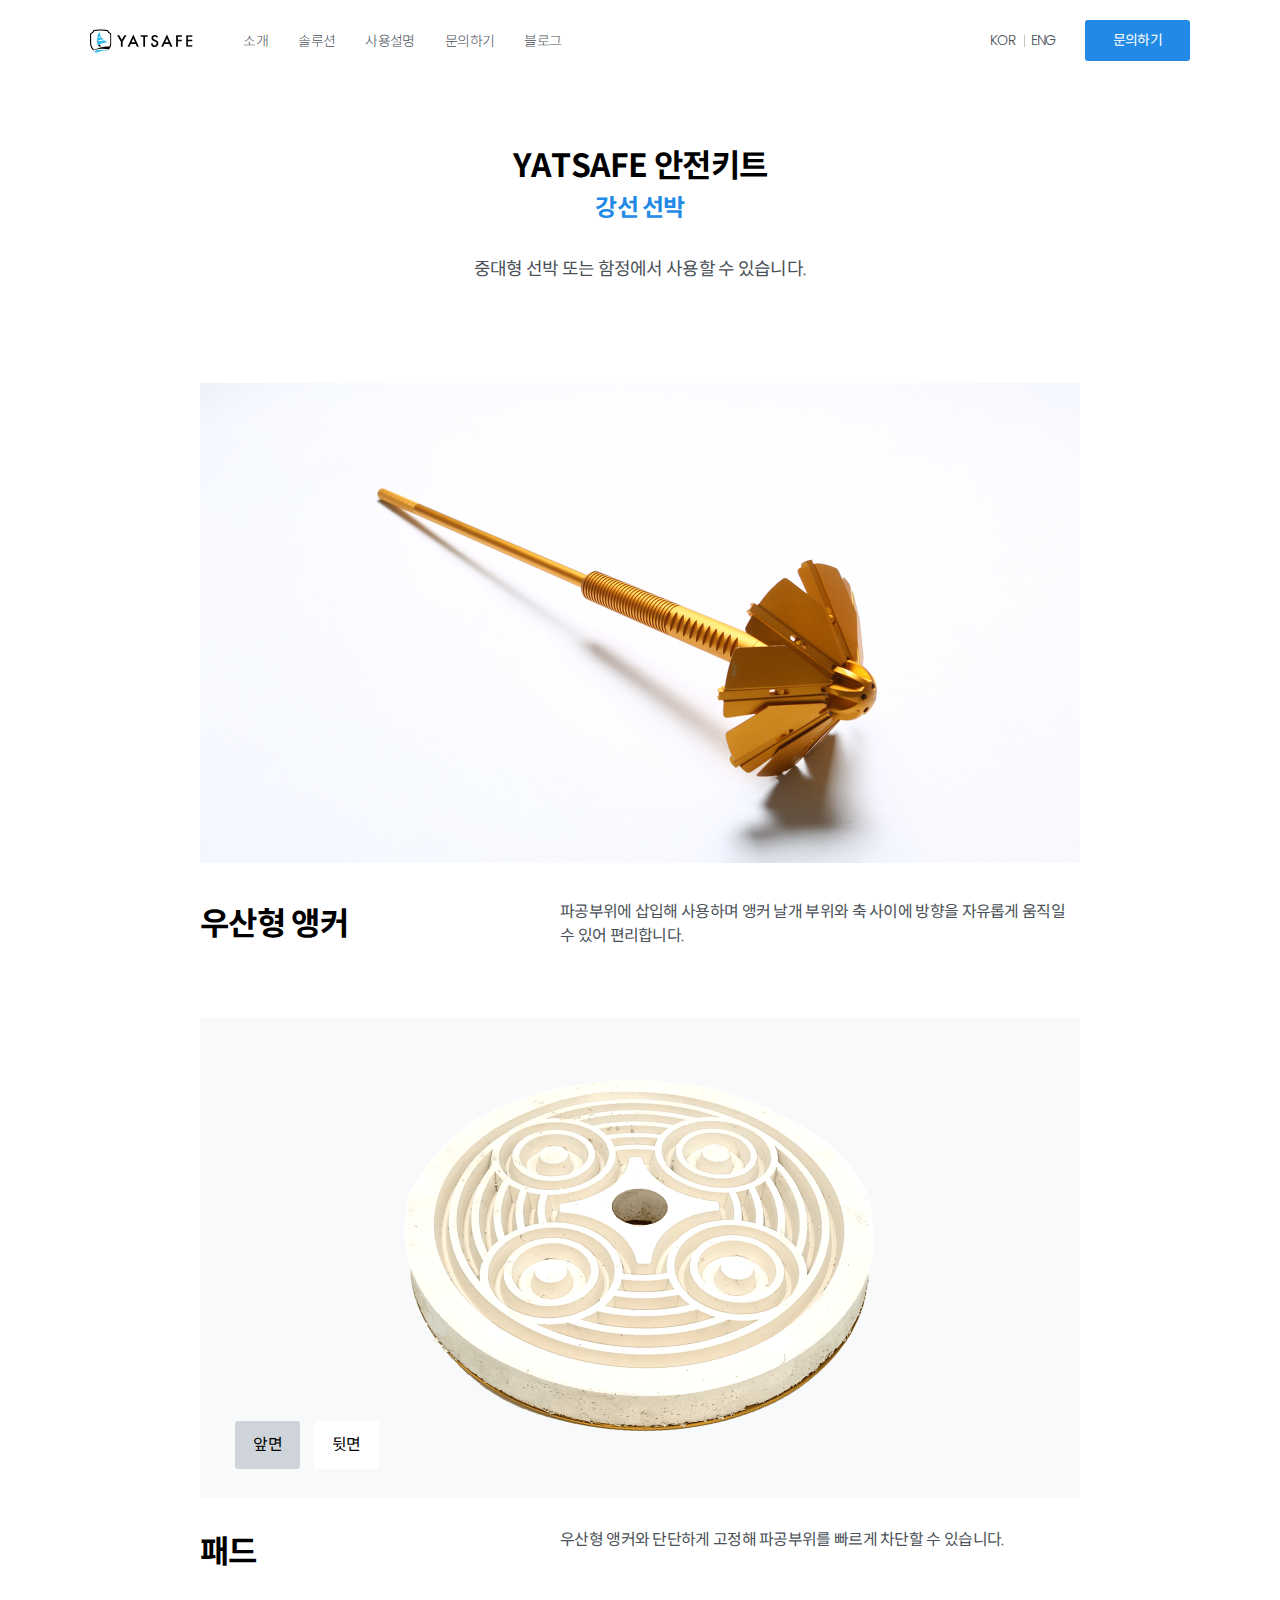
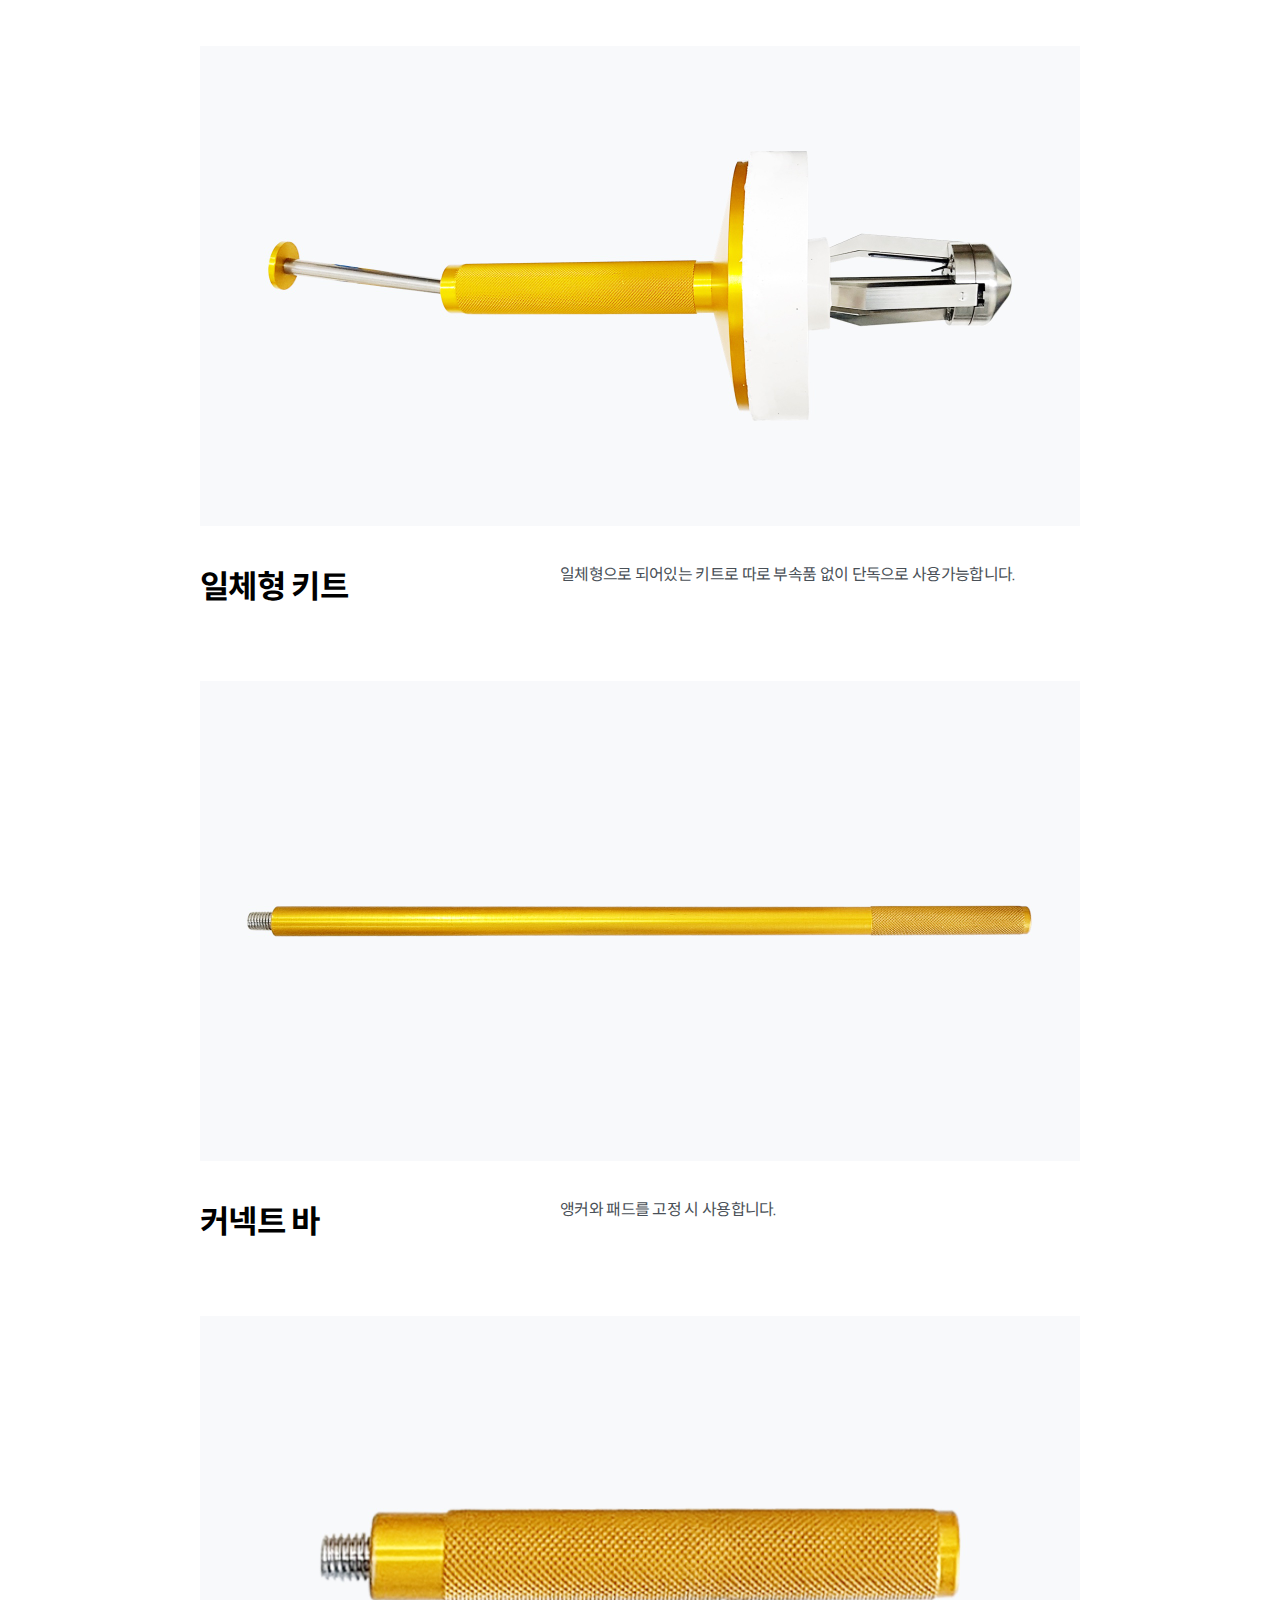
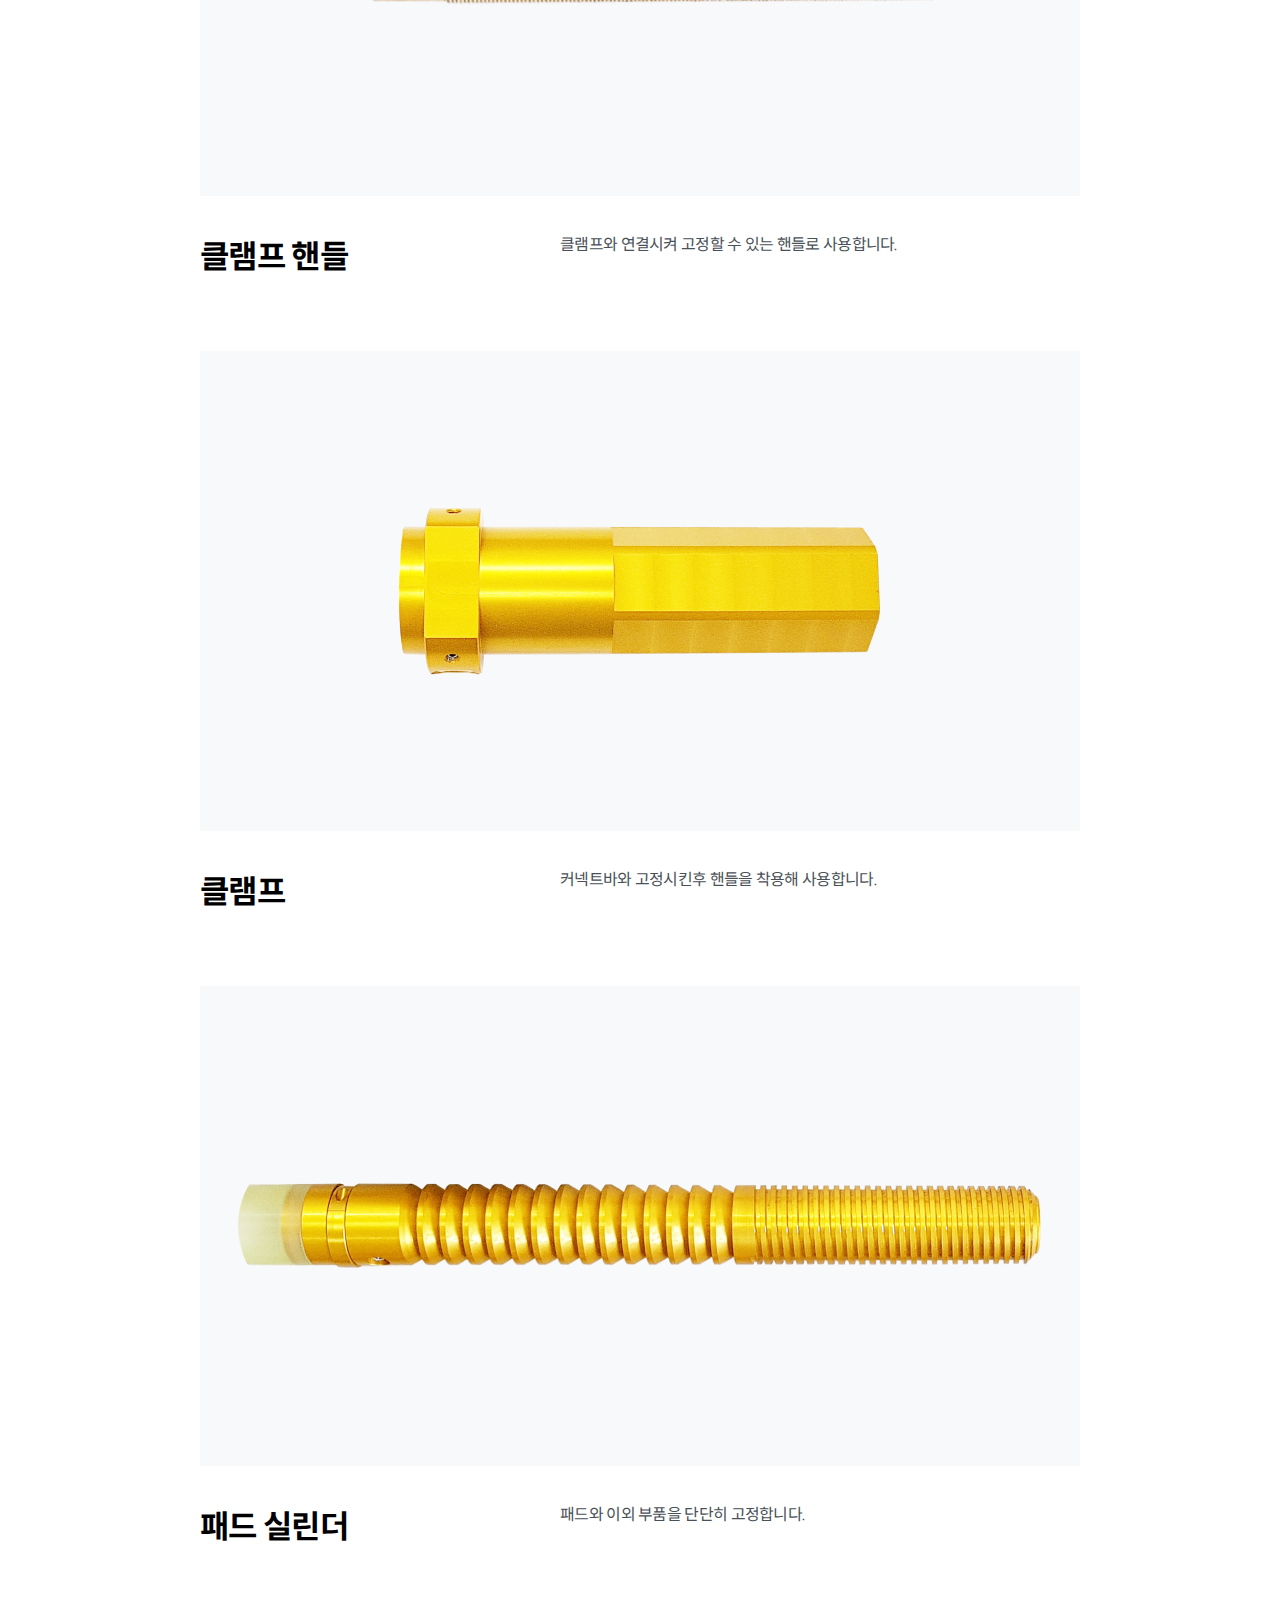
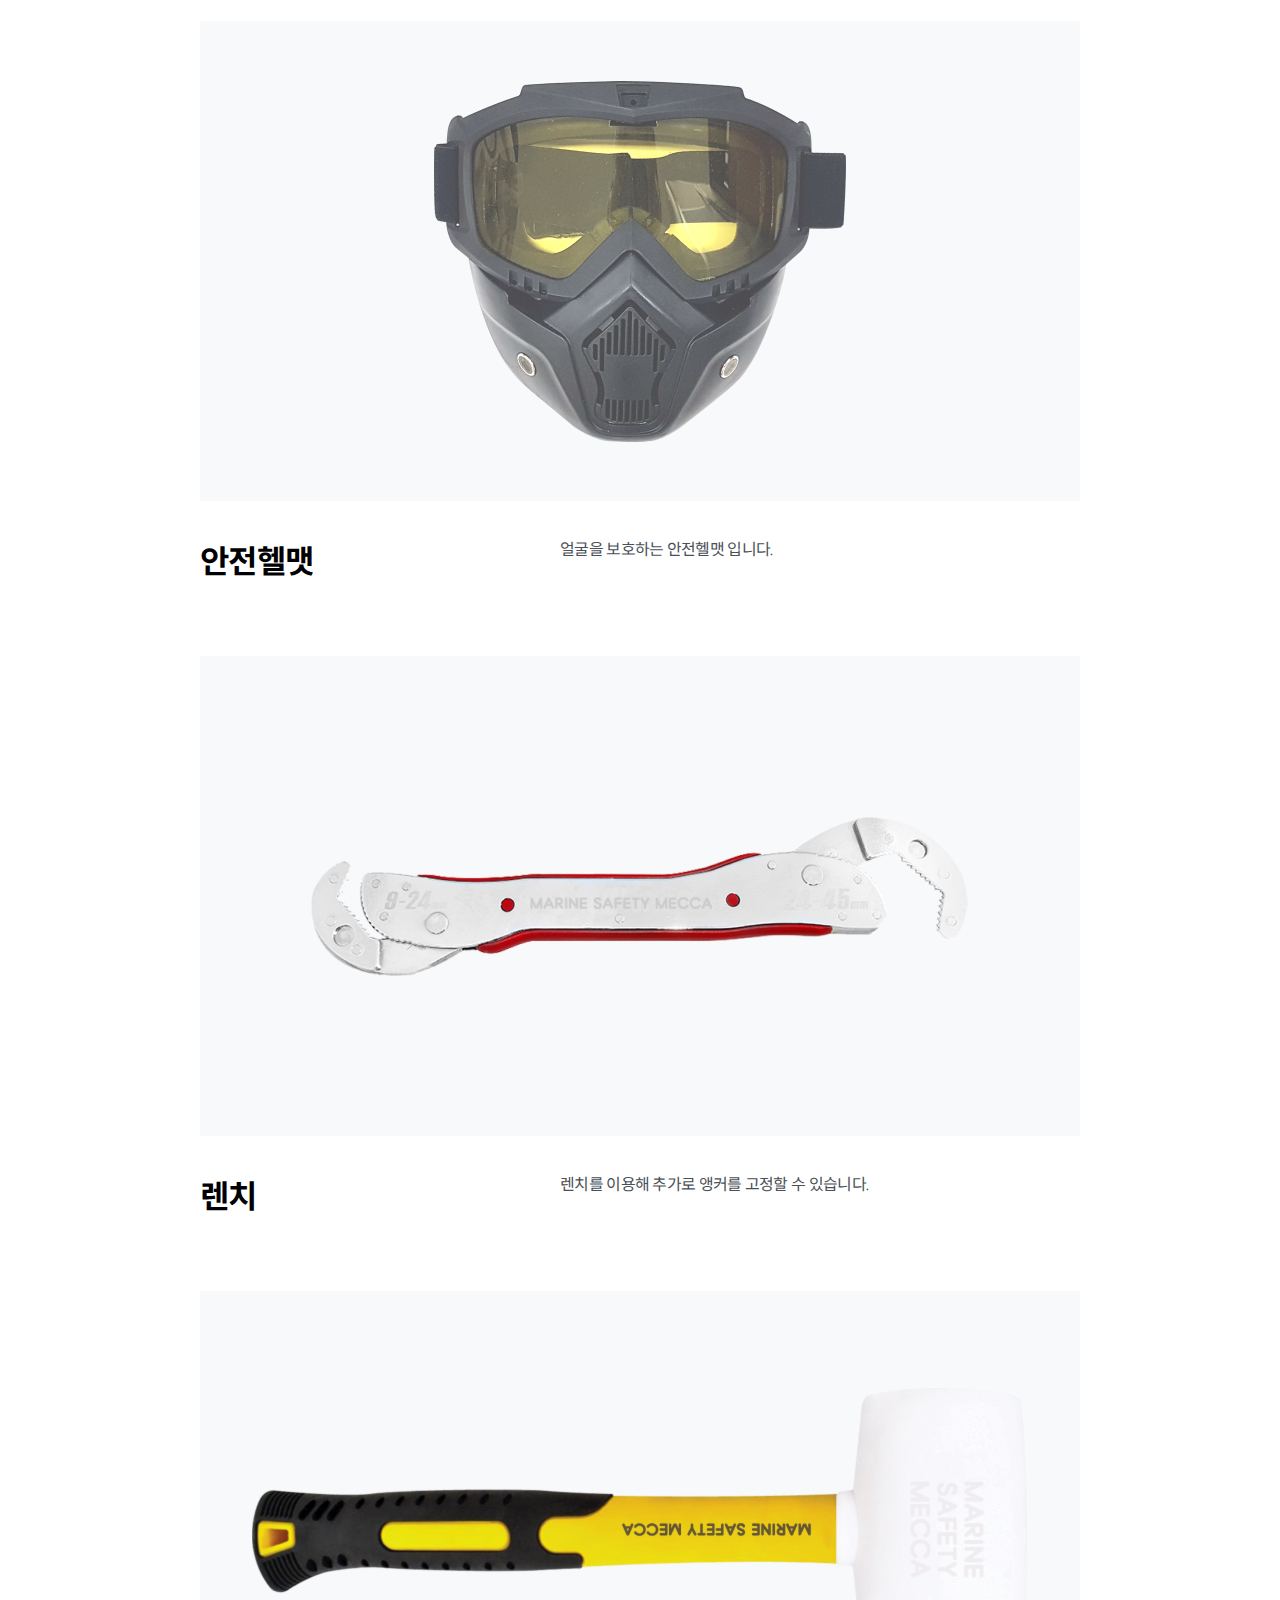
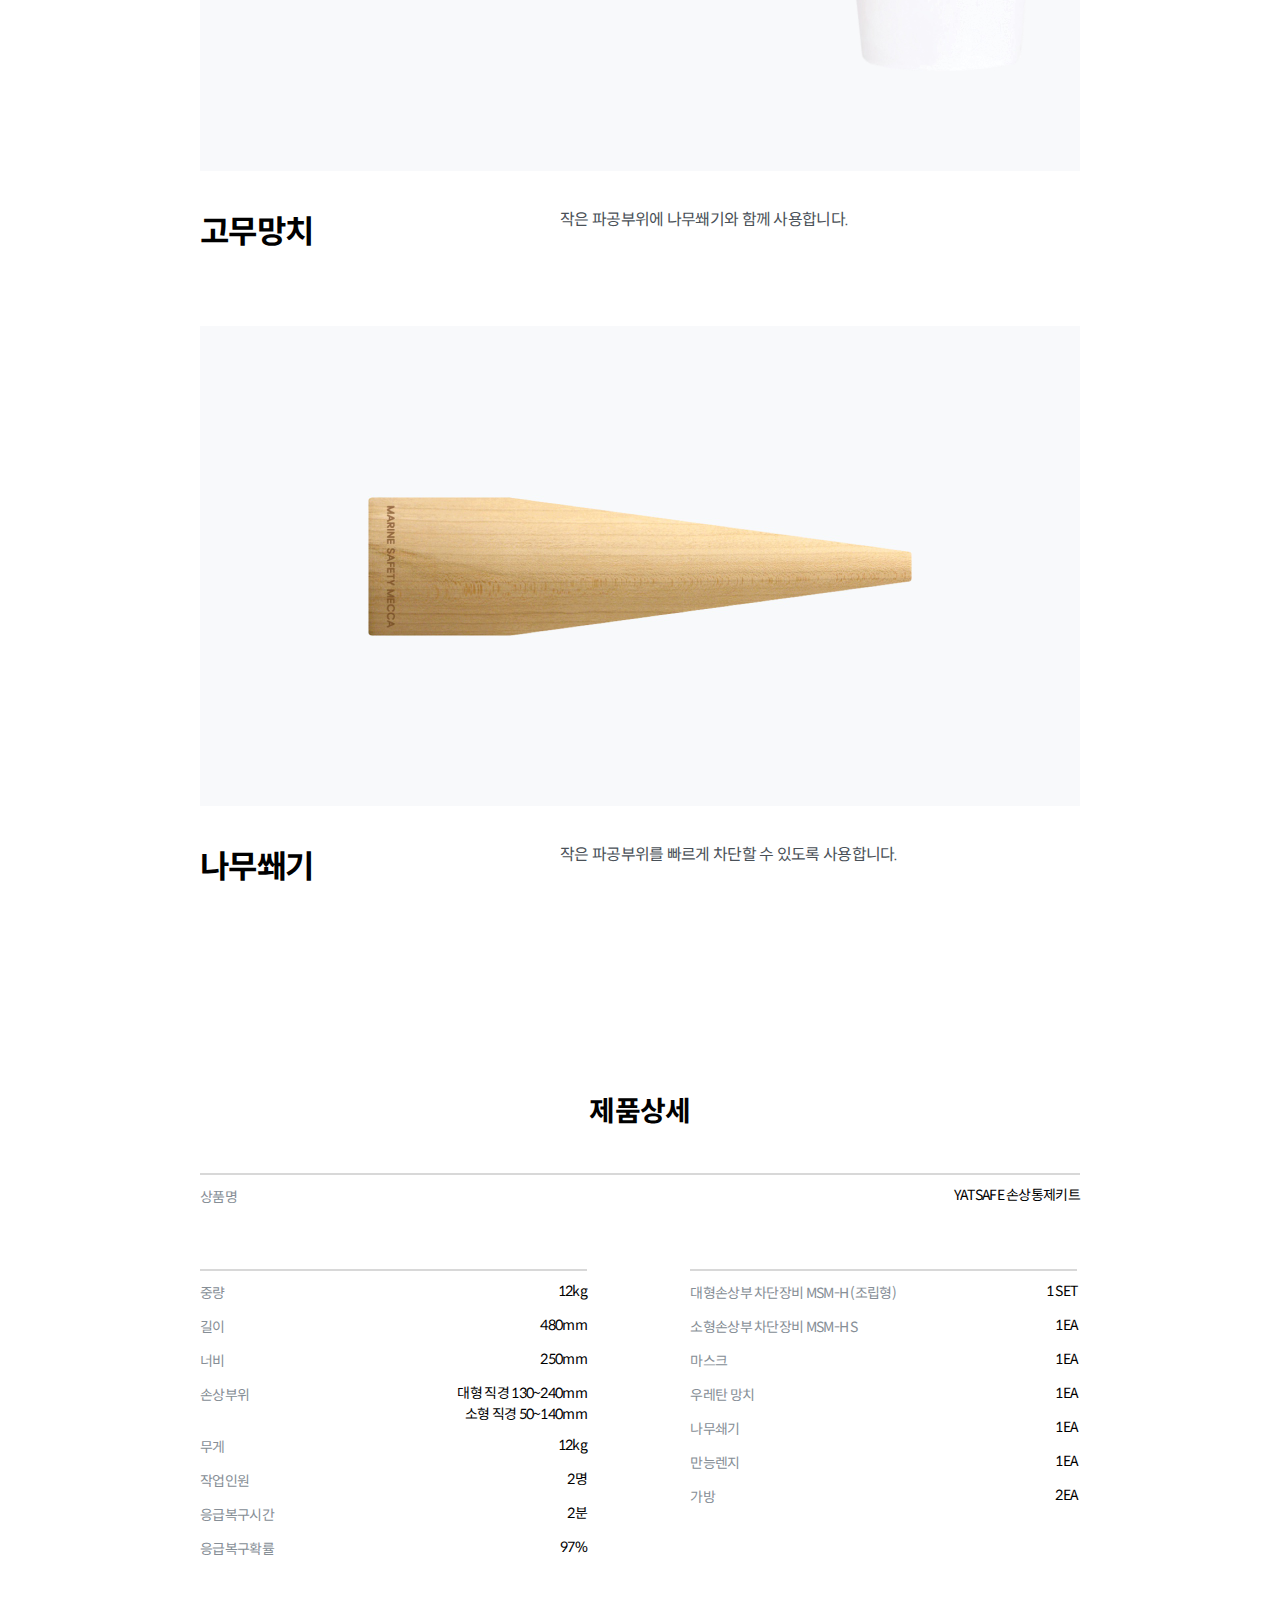
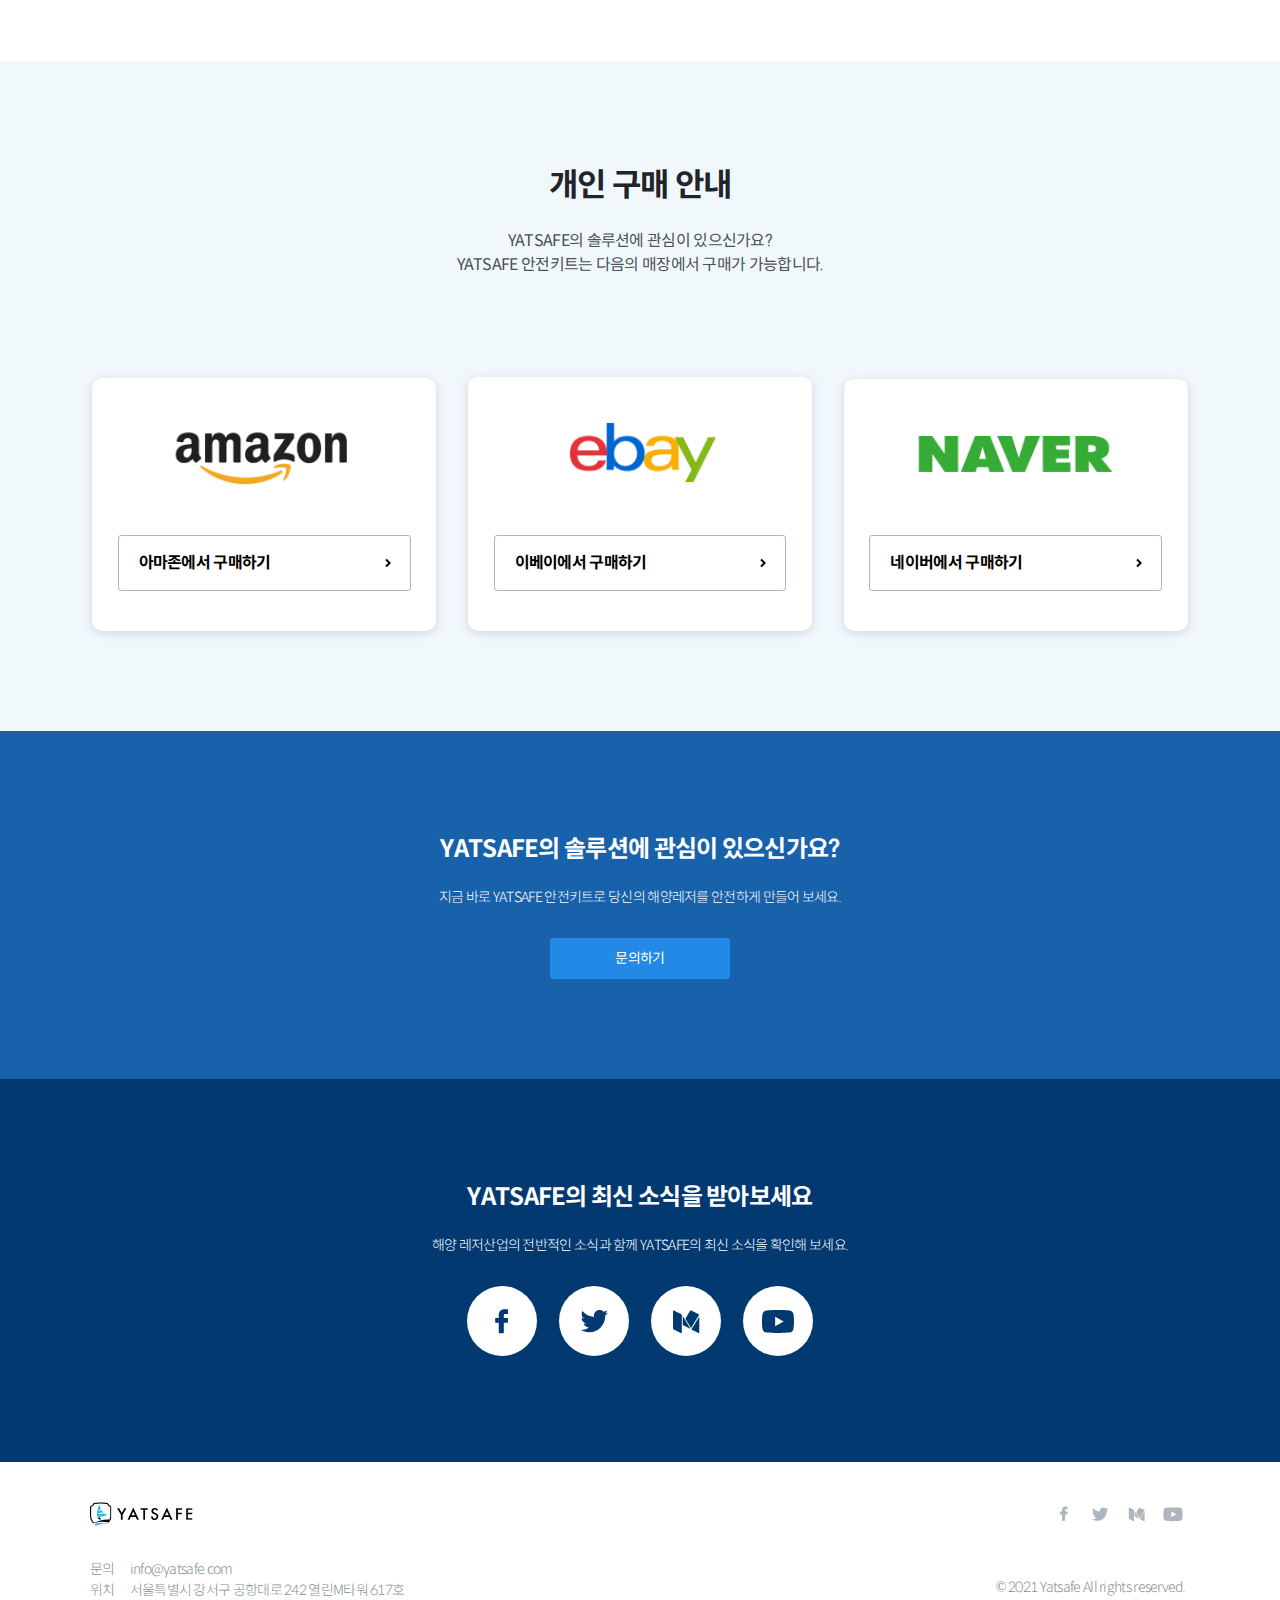
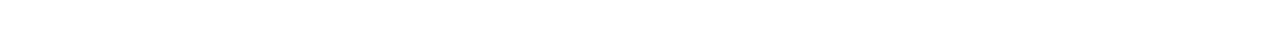
<file: ko/solution/sub2.html>
<!DOCTYPE html>
<html lang="ko">
<head>
    <!-- Global site tag (gtag.js) - Google Analytics -->
<script async src="https://www.googletagmanager.com/gtag/js?id=UA-207662441-1"></script>
<script>
  window.dataLayer = window.dataLayer || [];
  function gtag(){dataLayer.push(arguments);}
  gtag('js', new Date());

  gtag('config', 'UA-207662441-1');
</script>
    <meta charset="UTF-8">
    <meta http-equiv="X-UA-Compatible" content="IE=edge">
    <meta name="viewport" content="width=device-width, initial-scale=1.0">
    <meta name="description" content="YATSAFE 안전키트로 해양사고 위험에 대비하세요.">
    <title>YATSAFE</title>
    <link rel="stylesheet" href="../../css/slick.css">
    <link rel="stylesheet" href="../../css/reset.css">
    <link rel="stylesheet" href="../../css/common.css">
    <link rel="stylesheet" href="../../css/layout.css">
    <link rel="stylesheet" href="../../css/sub.css">
    <script src="../../js/jquery-1.11.2.min.js"></script>
    <script src="../../js/jquery-ui.min.js"></script>
    <script src="../../js/slick.js"></script>
    <script src="../../js/common.js"></script>
</head>
<body>
    <div class="cover"></div>
    <header>
        <div class="mo_top">
            <button type="button" class="open">
                <img src="../../images/menu_open.png" alt="">
                <img src="../../images/menu_open_b.png" alt="" class="active">
            </button>
            <a href="../index.html" class="logo">
                <img src="../../images/ic_logo_white.svg" alt="">
                <img src="../../images/ic-logo-black.svg" alt="" class="active">
            </a>
            <a href="../support/index.html" class="blue_box">문의</a>
        </div>
        <div class="header">
            <button type="button" class="close"></button>
            <div class="inner">
                <a href="../index.html" class="logo">
                    <img src="../../images/ic_logo_white.svg" alt="">
                    <img src="../../images/ic-logo-black.svg" alt="" class="active">
                </a>
                <ul>
                    <li><a href="../introduce/index.html">소개</a></li>
                    <li><a href="../solution/index.html">솔루션</a></li>
                    <li><a href="../howtouse/index.html">사용설명</a></li>
                    <li><a href="../support/index.html">문의하기</a></li>
                    <li><a href="https://medium.com/@yatsafe" target="_blank" title="새창열림">블로그</a></li>
                </ul>
                <div class="right">
                    <div class="lan">
                        <a href="../index.html">KOR</a>
                        <a href="../../en/index.html">ENG</a>
                    </div>
                    <a href="../support/index.html" class="blue_box">문의하기</a>
                </div>
            </div>
        </div>
    </header>
    <main class="sub">
        <div class="inner">
            <div class="solution1">
                <div class="tit3">
                    <h1>YATSAFE 안전키트</h1>
                    <p>강선 선박</p>
                    <span>중대형 선박 또는 함정에서 사용할 수 있습니다.</span>
                </div>
                <ul class="mtb100 solution1_list">
                    <li>
                        <img src="../../images/sub/img_solution_6@2x.jpg" alt="">
                        <h1>우산형 앵커</h1>
                        <p>파공부위에 삽입해 사용하며 앵커 날개 부위와 축 사이에 방향을 자유롭게 움직일 수 있어 편리합니다.</p>
                    </li>
                    <li class="so_tab">
                        <div>
                            <img src="../../images/sub/img-solution-yacht-3@2x.png" alt="" class="active">
                            <img src="../../images/sub/img-solution-yacht-4@2x.png" alt="">
                            <ul>
                                <li class="active">앞면</li>
                                <li>뒷면</li>
                            </ul>
                        </div>
                        <h1>패드</h1>
                        <p>우산형 앵커와 단단하게 고정해 파공부위를 빠르게 차단할 수 있습니다.</p>
                    </li>
                    <li>
                        <img src="../../images/sub/img_solution_yacht_7@2x.jpg" alt="">
                        <h1>일체형 키트</h1>
                        <p>일체형으로 되어있는 키트로 따로 부속품 없이 단독으로 사용가능합니다.</p>
                    </li>
                    <li>
                        <img src="../../images/sub/img_solution_yacht_8@2x.jpg" alt="">
                        <h1>커넥트 바</h1>
                        <p>앵커와 패드를 고정 시 사용합니다.</p>
                    </li>
                    <li>
                        <img src="../../images/sub/img_solution_yacht_9@2x.jpg" alt="">
                        <h1>클램프 핸들</h1>
                        <p>클램프와 연결시켜 고정할 수 있는 핸들로 사용합니다.</p>
                    </li>
                    <li>
                        <img src="../../images/sub/img_solution_yacht_10@2x.jpg" alt="">
                        <h1>클램프</h1>
                        <p>커넥트바와 고정시킨후 핸들을 착용해 사용합니다.</p>
                    </li>
                    <li>
                        <img src="../../images/sub/img_solution_yacht_11@2x.jpg" alt="">
                        <h1>패드 실린더</h1>
                        <p>패드와 이외 부품을 단단히 고정합니다.</p>
                    </li>
                    <li>
                        <img src="../../images/sub/img_solution_yacht_12@2x.jpg" alt="">
                        <h1>안전헬맷</h1>
                        <p>얼굴을 보호하는 안전헬맷 입니다.</p>
                    </li>
                    <li>
                        <img src="../../images/sub/img_solution_yacht_13@2x.jpg" alt="">
                        <h1>렌치</h1>
                        <p>렌치를 이용해 추가로 앵커를 고정할 수 있습니다.</p>
                    </li>
                    <li>
                        <img src="../../images/sub/img_solution_yacht_14@2x.jpg" alt="">
                        <h1>고무망치</h1>
                        <p>작은 파공부위에 나무쐐기와 함께 사용합니다.</p>
                    </li>
                    <li>
                        <img src="../../images/sub/img_solution_yacht_15@2x.jpg" alt="">
                        <h1>나무쐐기</h1>
                        <p>작은 파공부위를 빠르게 차단할 수 있도록 사용합니다.</p>
                    </li>
                </ul>
                <div class="product mtb100">
                    <h1>제품상세</h1>
                    <div>
                        <p>상품명</p>
                        <span>YATSAFE 손상통제키트</span>
                    </div>
                    <ul>
                        <li>
                            <p>중량</p>
                            <span>12kg</span>
                        </li>
                        <li>
                            <p>길이</p>
                            <span>480mm</span>
                        </li>
                        <li>
                            <p>너비</p>
                            <span>250mm</span>
                        </li>
                        <li>
                            <p>손상부위</p>
                            <span>대형 직경 130~240mm<br>소형 직경 50~140mm</span>
                        </li>
                        <li>
                            <p>무게</p>
                            <span>12kg</span>
                        </li>
                        <li>
                            <p>작업인원</p>
                            <span>2명</span>
                        </li>
                        <li>
                            <p>응급복구시간</p>
                            <span>2분</span>
                        </li>
                        <li>
                            <p>응급복구확률</p>
                            <span>97%</span>
                        </li>
                    </ul>
                    <ul>
                        <li>
                            <p>대형손상부 차단장비 MSM-H (조립형)</p>
                            <span>1 SET</span>
                        </li>
                        <li>
                            <p>소형손상부 차단장비 MSM-H S</p>
                            <span>1EA</span>
                        </li>
                        <li>
                            <p>마스크</p>
                            <span>1EA</span>
                        </li>
                        <li>
                            <p>우레탄 망치</p>
                            <span>1EA</span>
                        </li>
                        <li>
                            <p>나무쇄기</p>
                            <span>1EA</span>
                        </li>
                        <li>
                            <p>만능렌지</p>
                            <span>1EA</span>
                        </li>
                        <li>
                            <p>가방</p>
                            <span>2EA</span>
                        </li>
                    </ul>
                </div>
            </div>
        </div>
        <div class="main3 mtb100">
            <div class="inner">
                <div class="tit">
                    <h1>개인 구매 안내</h1>
                    <p>YATSAFE의 솔루션에 관심이 있으신가요?<br>YATSAFE 안전키트는 다음의 매장에서 구매가 가능합니다.</p>
                </div>
                <ul>
                    <li>
                        <img src="../../images/main/ic_amazon@2x.png" alt="">
                        <a href="https://www.amazon.com/dp/B09G6751YB/ref=cm_sw_em_r_mt_dp_1QNAG2B1V9MPPY6X8BVR" target="_blank">아마존에서 구매하기</a>
                    </li>
                    <li>
                        <img src="../../images/main/ic_ebay@2x.png" alt="">
                        <a href="https://www.ebay.com/itm/165072244022?hash=item266f128d36:g:hwgAAOSwEtVhQUgL" target="_blank">이베이에서 구매하기</a>
                    </li>
                    <li>
                        <img src="../../images/main/ic_naver@2x.png" alt="">
                        <a href="https://smartstore.naver.com/yatsafe/products/5942844327" target="_blank">네이버에서 구매하기</a>
                    </li>
                </ul>
            </div>
        </div>
    </main>
    <footer>
        <div class="main9 mt0">
            <div class="inner">
                <div class="tit">
                    <h1>YATSAFE의 솔루션에 <br>관심이 있으신가요?</h1>
                    <p>지금 바로 YATSAFE 안전키트로 당신의 해양레저를 안전하게 만들어 보세요.</p>
                </div>
                <a href="../support/index.html" class="blue_box">문의하기</a>
            </div>
        </div>
        <div class="main10">
            <div class="inner">
                <div class="tit">
                    <h1>YATSAFE의 최신 소식을 받아보세요</h1>
                    <p>해양 레저산업의 전반적인 소식과 함께 YATSAFE의 최신 소식을 확인해 보세요.</p>
                </div>
                <ul>
                    <li><a href="https://www.facebook.com/" target="_blank"><img src="../../images/main/ic_facebook.svg" alt=""></a></li>
                    <li><a href="https://twitter.com/yatsafe" target="_blank"><img src="../../images/main/ic_twitter.svg" alt=""></a></li>
                    <li><a href="https://medium.com/@yatsafe" target="_blank"><img src="../../images/main/ic_medium.svg" alt=""></a></li>
                    <li><a href="https://www.youtube.com/channel/UCWxLP_OpO0XrOtePG3XWWlg" target="_blank"><img src="../../images/main/ic_youtube.svg" alt=""></a></li>
                </ul>
            </div>
        </div>
        <div class="inner">
            <div class="left">
                <img src="../../images/ic-logo-black.svg" alt="">
                <p>문의<em>info@yatsafe.com</em></p>
                <p>위치<em>서울특별시 강서구 공항대로 242 열린M타워 617호 </em></p>
            </div>
            <div class="right">
                <ul>
                    <li><a href="https://www.facebook.com/" target="_blank"><img src="../../images/ic_facebook_gray.svg" alt=""></a></li>
                    <li><a href="https://twitter.com/yatsafe" target="_blank"><img src="../../images/ic_twitter_gray.svg" alt=""></a></li>
                    <li><a href="https://medium.com/@yatsafe" target="_blank"><img src="../../images/ic_medium_gray.svg" alt=""></a></li>
                    <li><a href="https://www.youtube.com/channel/UCWxLP_OpO0XrOtePG3XWWlg" target="_blank"><img src="../../images/ic_youtube_gray.svg" alt=""></a></li>
                </ul>
                <p>© 2021 Yatsafe All rights reserved.</p>
            </div>
        </div>
    </footer>
</body>
</html>
</file>
<file: css/common.css>
#skipnavi a { display: block; position: absolute; top: 0px; left: -202px; width: 200px; height: 40px; padding: 0; border: 1px solid #dcdcdc; color: #555; font-size: 15px; background: #fff; text-align: center; line-height: 40px; font-weight: 700; z-index: 10000; -ms-transition: all 0.3s ease; -webkit-transition: all 0.3s ease; -moz-transition: all 0.3s ease; transition: all 0.3s ease; }
#skipnavi a:focus { top: 0; left: 0; }

.cover.active{background: rgba(0, 0, 0, 0.6);position: fixed;width: 100%;height: 100%;top: 0;z-index: 998;}

.hidden{display:inline-block !important;position:absolute;top:0;left:0;margin:0 !important;padding:0 !important;font-size:0;line-height:0;border:0 !important;overflow:hidden !important}

.fclear::after{content: "";clear: both;display: block;}
.inner{width: 1100px;margin: 0 auto;}
.mo_view{display: none!important;}

.tal{text-align: left!important;}
.tac{text-align: center!important;}
.tar{text-align: right!important;}

.flr{float: right;}

.fw100{font-weight: 100;}
.fw300{font-weight: 300;}
.fw400{font-weight: 400;}
.fw700{font-weight: 700;}
.fwe900{font-weight: 900;}

.db{display: block;}

.pointer{cursor: pointer;}

.mt0{margin-top: 0px!important;}
.mt10{margin-top: 10px!important;}
.mt20{margin-top: 20px!important;}
.mt30{margin-top: 30px!important;}
.mt40{margin-top: 40px!important;}
.mt50{margin-top: 50px!important;}
.mb0{margin-bottom: 0px!important;}
.mb10{margin-bottom: 10px!important;}
.mb20{margin-bottom: 20px!important;}
.mb30{margin-bottom: 30px!important;}
.mb40{margin-bottom: 40px!important;}
.mb50{margin-bottom: 50px!important;}
.ml0{margin-left: 0!important;}
.ml10{margin-left: 10px!important;}
.ml20{margin-left: 20px!important;}
.ml30{margin-left: 30px!important;}

.color_red{color: #ed3b3b!important;}
.color_yellow{color: #F0CE5B!important;}
.color_green{color: #5EC467!important;}
.color_blue{color: #1E66BE!important;}
.color_orange{color: #f66108!important;}
.color_pink{color: #FC8973;}
.color_gray{color: #b1b1b1;}

.bg_blue{background: #005caa;color: #ffffff;}
.bg_gray{background: #d5d5d5;color: #ffffff;}
.bg_green{color: #ffffff;background: #6FCF95;}
.bg_dgreen{color: #ffffff;background: #5EC467;}
.bg_black{color: #ffffff;background: #494949;}
.bg_navy{color: #ffffff;background: #185690;}
.bg_orange{color: #ffffff;background: #FD9A01;}
.bg_yellow{background: #f1e992;line-height: 1;display: inline-block;}
.bg_pink{background: #f96363!important;color: #fff;}
.bg_dark{background:#525252;}
.bg_sky{background: #F1F6F8;}
.bg_lgray{background:#f4f4f4;}

.dwl_btn{background: #909090 url(../images/sub/dwl_icon.png)no-repeat;border-radius: 500px;color: #fff;padding: 3px 30px;padding-right: 50px;background-position: calc(100% - 27px);display: inline-block;margin-bottom: 15px;font-size: 16px;font-weight: 300;}
.attach{text-align: left;font-size: 13px;background: #EFF0F1 url(../images/sub/attach_icon.png)no-repeat;background-position: 8px;color: #6d6d6d;display: inline-block;box-sizing: border-box;padding: 4px 10px 4px 30px;border: 1px solid #d7d7d7;}

.com1{position: relative;font-size: 22px;padding-left: 28px;font-weight: 700;margin-top: 50px;margin-bottom: 20px;}
.com1::before{content: "";position: absolute;background: url(../images/sub/text1.png);width: 20px;height: 20px;left: 0;top: 7px;background-size: 100%!important;}
.com2{position: relative;font-size: 17px;padding-left: 25px;font-weight: 500;margin-left: 30px;margin-bottom: 10px;}
.com2::before{content: "";position: absolute;background: url(../images/sub/text2.png)no-repeat;width: 19px;height: 19px;left: 0;top: 4px;background-size: 100%;}
.com3{position: relative;padding-left: 12px;margin-left: 57px;color: #4B4B4B;margin-bottom: 4px;}
.com3::before{content: "";width: 5px;height: 5px;position: absolute;left: 0;top: 10px;background: #56518B;}
.normal{font-size: 17px;font-weight: 500;margin-top: 20px;margin-bottom: 10px;}

ul.left_cir li{margin-bottom: 3px;position: relative;padding-left: 8px;}
ul.left_cir li::before{content: "";width: 2px;height: 2px;border-radius: 50px;position: absolute;left: 0;top: 11px;background: #000;}
ul.left_line li{margin-bottom: 3px;position: relative;padding-left: 8px;}
ul.left_line li::before{content: "";width: 4px;height: 1px;border-radius: 50px;position: absolute;left: 0;top: 13px;background: #000;}

.bdb0{border-bottom: 0!important;}

.division p{display: inline-block;width: 147px;width: 100%;vertical-align: top;}
.division span{display: inline-block;width: calc(100% - 195px);}

.bot_btn{text-align: center;margin-top: 50px;}
.bot_btn button:nth-of-type(1){margin-left:0;}
.bot_btn button{width: 150px;padding: 10px 0;margin-left: 7px;}

.com_btn{padding: 5px 10px;}
.bottom_btn{text-align: center;margin-top: 35px;}
.bottom_btn button{width: 180px;color: #ffffff;font-weight: 400;padding: 14px 0;margin-right: 5px;text-align: center;display: inline-block;}
.bottom_btn a{width: 180px;color: #ffffff;font-weight: 400;padding: 14px 0;margin-right: 5px;text-align: center;display: inline-block;}
.button1{width: 180px;color: #ffffff;font-weight: 400;padding: 14px 0;text-align: center;display: inline-block;}

.com_table{text-align: center;border-top: 2px solid #fc8973;margin-top: 20px;}
.com_table th{background: #FEF1EE;border-right: 1px solid #cfcfcf;padding: 12px 5px;border-bottom: 1px solid #cfcfcf;font-weight: 700;}
.com_table td{border-right: 1px solid #cfcfcf;border-bottom: 1px solid #cfcfcf;padding: 12px 5px;}
.com_table td.tal{padding-left: 15px;padding-right: 15px;}
.com_table.td_left td{text-align: left;padding: 10px;}
.com_table select, .com_table input{padding: 4px 10px;}
.com_table tr th:last-child{border-right:0;}
.com_table tr td:last-child{border-right:0;}
.com_table .basic{font-size:inherit;font-weight: 100;padding: 0;}
.com_table .backslash {background:#eceded url('data:image/svg+xml;utf8,<svg xmlns="http://www.w3.org/2000/svg"><line x1="0" y1="0" x2="100%" y2="100%" stroke="lightgray" /></svg>');padding: 7px 29px;}
.com_table .backslash { text-align: left; }
.com_table .backslash div {text-align: right;font-weight: 400;}
.com_table.ml30{display: inline-table;width: calc(100% - 30px);margin-left: 30px;margin-top: 10px;}

.table_shape{border-top: 2px solid #f96363;/* background: #fff; */margin-top: 20px;border-bottom: 1px solid #E3E2E2;overflow: hidden;}
.table_shape span{display:inline-block;vertical-align:middle;margin-left:10px;}
.table_shape li::after{content: "";display: block;clear: both;}
.table_shape li{border-bottom: 1px solid #E3E2E2;}
.table_shape li:last-child{border-bottom:0;}
.table_shape li.w50p .td_shape{width: calc(50% - 180px);}
.table_shape .th_shape{float: left;width: 180px;text-align: left;font-weight: 400;padding: 15px;position: relative;background: #f4f4f4;/* z-index: 9; */}
.table_shape .th_shape:before{content:"";position:absolute;top: -200px;width:100%;height: 500px;left: 0;background: #f4f4f4;z-index: -1;}
.table_shape .td_shape{width: calc(100% - 180px);float: left;background: #ffffff;padding: 14px 15px;min-height: 54px;}
.table_shape input{padding: 2px 10px;vertical-align: top;}
.table_shape select{padding: 2px 10px;height: 30px;}

.checkbox1>div{position: relative;}
[class^=checkbox] input{width: 0px;height: 0px;position: absolute;top: 7px;left: 1px;}
[class^=checkbox] label {position: relative;padding-left: 35px;font-weight: 600;}
[class^=checkbox] label::before{background: url(../images/ic_checkbox.svg) no-repeat; content: "";display: inline-block;width: 25px;height: 25px;position: absolute;left: 0;top: 0;background-size: 100%!important;}
[class^=checkbox] input:checked+label:before{background: url(../images/ic_checkbox_fill.svg)no-repeat;content: "";}
.disabled label::before{background: url(../images/sub/chk_d.png)no-repeat;}
/* 접근성 */
/* [class^=checkbox] input:focus + label {outline:1px solid #000;} */

.radio1{position: relative;}
[class^=radio] input{width: 0px;height: 0px;position: absolute;bottom: 3px;left: 1px;}
[class^=radio] label {position: relative;padding-left: 30px;}
[class^=radio] label::before{background: url(../images/sub/radio_icon.png)no-repeat;content: "";display: inline-block;width: 19px;height: 19px;position: absolute;left: 0;bottom: 2px;background-size: 100%!important;}
[class^=radio] input:checked+label:before{background: url(../images/sub/radio_icon_o.png)no-repeat;}
/* 접근성 */
/* [class^=radio] input:focus + label {outline:1px solid #000;} */

.com_tab{margin-bottom: 35px;}
.com_tab.tab2 li{width:50%;}
.com_tab li{float: left;cursor: pointer;text-align: center;border-right: 1px solid #d7d7d7;box-sizing: border-box;padding: 7px 0;font-weight: 400;transition: background 0.3s;color: rgba(9,9,9,0.3);position: relative;z-index: 5;}
.com_tab li:last-child{border-right:0;}
.com_tab li.active{background: #5EC467;color: #000;font-weight: 300;}
.tabpanel_wrap .tabpanel {height: 0px;overflow: hidden;}
.tabpanel_wrap>.active{height: auto;}

.paging_wrap .comp-paging .allprev{background: url(../images/sub/pager_l1.png) no-repeat center;border: 1px solid #d7d7d7;border-right: 0;}
.paging_wrap .comp-paging .prev{background: url(../images/sub/pager_l2.png)no-repeat center;border: 1px solid #d7d7d7;margin-left: -5px;width: 28px;}
.paging_wrap .comp-paging .allnext{background: url(../images/sub/pager_r1.png)no-repeat 50%;border: 1px solid #d7d7d7;border-left: 0;width: 28px;margin-left: -5px;}
.paging_wrap .comp-paging .next{background: url(../images/sub/pager_r2.png)no-repeat center;border: 1px solid #d7d7d7;width: 28px;}
.paging_wrap{margin-top:40px;text-align:center}
.paging_wrap .comp-paging p{display: inline-block;}
.paging_wrap .comp-paging span{text-indent: -999rem;position: absolute;}
.paging_wrap .comp-paging p a{display:inline-block;width: 100%;height: 100%;}
.paging_wrap .comp-paging ul{display:inline-block;vertical-align: top;margin: 0 5px;}
.paging_wrap .comp-paging ul li{display:inline-block;}
.paging_wrap .comp-paging ul li a{display:inline-block;width: 30px;height: 30px;padding-top: 2px;text-align: center;box-sizing: border-box;}

.paging_wrap{margin-top: 50px;text-align:center;}
.table_v5.paging_wrap .comp-paging>p{border: 1px solid #e0e0e0;margin: 0 1px;width: 30px;height: 30px;box-sizing: border-box;}
.table_v5.paging_wrap .comp-paging ul{margin: 0;}
.table_v5.paging_wrap .comp-paging ul li a{border: 1px solid #e0e0e0;margin: 0 1px;padding-top: 1px;}
.table_v5.paging_wrap .comp-paging ul li a.active{background:#55555B;color:#fff;border-color:#55555B;}

.scroll{overflow-y: scroll;height: 300px;border: 1px solid #d7d7d7;border-top: 2px solid #f96363;padding: 15px 20px;}

@media screen and (min-width:0\0){ 
    [class^=radio] label::before{background: url(../images/sub/radio_icon.png)no-repeat;content: "";display: inline-block;width: 19px;height: 19px;position: absolute;left: 0;bottom:-1px;background-size: 100%!important;}
    [class^=radio] input:checked+label:before{background: url(../images/sub/radio_icon_o.png)no-repeat;}
 }

@media(max-width: 1200px){
    .inner{width:100%;padding-left: 30px!important;padding-right: 30px!important;}
}
@media(max-width:700px){
    .com_tab li{width:calc(100% / 3)!important;}
    .com_tab:before{width: calc(100% + 10px);height: calc(100% + 10px);left: -6px;top: -6px;}
    .com_tab li:nth-of-type(3n){border-right:0;}
    .com_tab li:nth-of-type(5){border-right:1px solid #d7d7d7;}
    .com_tab li:nth-of-type(n+4){margin-top:8px}
    .com_tab{border: 5px solid #EEEEEE;padding: 8px;}
}
@media(max-width:800px){
    .com1{margin-top:50px;font-size: 18px;padding-left: 25px;margin-bottom: 10px;}
    .com1::before{width: 18px;height: 18px;top: 5px;}
    .com2{font-size:15px;padding-left: 24px;margin-left: 15px;}
    .com2::before{width: 18px;height: 18px;background-size:100%;top: 3px;}
    .table_wrap{overflow:scroll;}
    .table_wrap .com_table{width: 751px;}
    .com_table.ml30{margin-left: 16px;width: calc(100% - 16px);}
    .table_wrap .com_table.ml30{width: 751px;}
    .bottom_btn button,.bottom_btn a{width:130px}
    .com3{margin-left: 34px;}
    .table_shape .th_shape{width:140px;padding: 10px;}
    .table_shape li.w50p .td_shape{width: calc(50% - 140px);padding: 10px;}
}
@media(max-width:600px){
    .com1{margin-top:30px;}
    .com_table th{padding:8px 5px;}
    .table_v5.paging_wrap .comp-paging ul li a{padding-top: 1px;width: 20px;height: 20px;font-size: 12px;padding-top: 0px;}
    .table_v5.paging_wrap .comp-paging>p{width:20px;height:20px;}
    .paging_wrap .comp-paging .prev{width:20px;height:20px;}
    .paging_wrap .comp-paging .allnext{width:20px;height:20px;}
    .paging_wrap .comp-paging .next{width:20px;height:20px;}
    .table_shape .td_shape,.table_shape .th_shape{width: 100%!important;padding: 10px;min-height: auto;}
    .table_shape li.w50p div:nth-of-type(3){border-top:1px solid #E3E2E2;}
}
@media(max-width: 400px){
    .inner{padding-left: 20px!important;padding-right: 20px!important;}
}
@media(max-width:450px){
    .table_shape li.address input{width: calc(50% - 55px);}
    .com_tab li{width:50%!important;}
    .com_tab li:nth-of-type(3n){border-right:1px solid #d7d7d7;}
    .com_tab li:nth-of-type(2n){border-right:0;}
    .com_tab li:nth-of-type(n+3){margin-top:8px}
    .dwl_btn{float:none;display: block;padding-left: 10px;width: 145px;background-position: calc(100% - 11px);padding-right: 33px;margin-left: calc(100% - 174px);}
}
</file>
<file: css/layout.css>
.blue_box{background: #228ae6;border-radius: 3px;padding: 10px 0;text-align: center;display: inline-block;}
.white_box{background: #fff;border-radius: 3px;padding: 10px 0;text-align: center;color: #000;font-weight: 400;display: inline-block;}
.blue_box:hover{background: #1b6ec2;}
.white_box:hover{background: #e9ecef;}

header.pc .mo_top{display: none;}
header.pc .header{position: fixed;top: 0;width: 100%;z-index: 9;padding: 20px 0;}
header.pc .header .close{display: none;}
header.pc .header.down{background: #fff;box-shadow: -1px 3px 4px rgba(0,0,0,0.1);}
header.pc .header.down .logo img{display: none;}
header.pc .header.down .logo img.active{display: block;}
header.pc .header.down ul li a,.header.down .right .lan a{color: #495057;font-weight: 300;}
header.pc .header.down ul li a:hover{color: #000;}
header.pc .header.down .right .lan a:last-child:before{background: #8a8a8a;}
header.pc .header .logo{display:inline-block;vertical-align: middle;}
header.pc .header .logo img{display: block;}
header.pc .header .logo img.active{display: none;}
header.pc .header ul{display: inline-block;margin-left: 20px;padding: 9px 0;}
header.pc .header ul li{display: inline-block;}
header.pc .header ul li a{display: inline-block;color: #fff;font-size: 14px;font-weight: 300;margin-left: 27px;}
header.pc .header ul li a:hover{color: #228ae6;}
header.pc .header .right{float: right;font-size: 14px;color: #fff;vertical-align: middle;}
header.pc .header .right .lan{display: inline-block;margin-right: 20px;font-family: 'Poppins';}
.header .right .lan a{display: inline-block;font-weight: 400;padding: 0 6px;position: relative;font-family: 'Poppins';}
.header .right .lan a:last-child:before{content:"";position:absolute;left: -1px;width:1px;height: 12px;background:#fff;opacity: 0.5;top: 50%;transform: translateY(-50%);}
header.pc .header .right .blue_box{width: 105px;/* font-weight: 300; */display: inline-block;}

footer{color: #868e96;font-size: 14px;padding-top: 0;}
footer>.inner{padding:40px 0;}
footer .left{display: inline-block;}
footer .left p{font-weight: 300;}
footer .left p em{display:inline-block;padding-left:15px;}
footer .left img{padding-bottom: 25px;}
footer .right{float: right;text-align: right;}
footer .right li{display: inline-block;}
footer .right a{padding: 5px;display:inline-block;padding-top: 0;}
footer .right p{margin-top: 40px;padding-right: 5px;font-weight: 300;}

.main9 .tit,.main10 .tit{text-align: center;}
.main9 .tit h1,.main10 .tit h1{color: #fff;font-size: 24px;margin-bottom: 20px;}
.main9 .tit h1 br{display:none;}
.main9 .tit p,.main10 .tit p{color: #fff;margin-bottom: 30px;font-weight: 300;}
.main9{margin-top: 100px;background: #1862ab;padding: 100px 0;}
.main9 .blue_box{color: #fff;width: 180px;display: block;margin: 0 auto;}

.main10{background: #023970;padding: 100px 0;text-align: center;}
.main10 ul li{display: inline-block;margin: 0 10px;}
.main10 ul li a{width: 70px;height: 70px;display: inline-block;background: #fff;border-radius: 500px;position: relative;}
.main10 ul li a img{position: absolute;left: 50%;top: 50%;transform: translate(-50%,-50%);}
.main10 ul li a:hover{background: #329af0;}

@media(max-width:1000px){
    header.mo .mo_top.down{background: #fff;box-shadow: -1px 3px 4px rgba(0,0,0,0.1);}
    header.mo .mo_top.down .logo .active{display: block;}
    header.mo .mo_top.down .logo img{display: none;}
    header.mo .mo_top.down .open img{display: none;}
    header.mo .mo_top.down .open .active{display: block;}
    header.mo .mo_top{position: fixed;top: 0;z-index: 8;padding: 20px 0;width: 100%;left: 0;text-align: center;}
    header.mo .mo_top .open{position: absolute;left: 30px;top: 50%;transform: translateY(-50%);width: 24px;}
    header.mo .mo_top .open img{display: block;}
    header.mo .mo_top .open .active{display: none;}
    header.mo .mo_top .logo{display: block;width: 103px;margin: 0 auto;}
    header.mo .mo_top .logo img{display: inline-block;margin:0 auto;display: block;}
    header.mo .mo_top .logo .active{display: none;}
    header.mo .mo_top .blue_box{position:absolute;right:30px;top: 50%;transform: translateY(-50%);padding: 5px 0;color: #fff;width: 55px;}
    header.mo .header .inner .logo{display: none;}
    header.mo .header{position: fixed;width: 270px;background: #fff;padding: 48px 30px;height: 100%;z-index: 999;left: -100%;transition: left 0.5s;}
    header.mo .header .close{position: absolute;width: 30px;height: 30px;right: -40px;top: 15px;}
    header.mo .header .close:before{content:"";width: 2px;height: 60%;background:#fff;position:absolute;border-radius: 500px;transform: translate(-50%,-50%) rotate(45deg);top: 50%;left: 50%;}
    header.mo .header .close:after{content:"";width: 2px;height: 60%;background:#fff;position:absolute;border-radius: 500px;transform: translate(-50%,-50%) rotate(-45deg);top: 50%;left: 50%;}
    header.mo .header .inner{padding: 0!important;}
    header.mo .header ul a{font-size: 16px;font-weight: 500;margin-bottom: 14px;display: block;}
    header.mo .header .right{border-top: 1px solid #ced4da;margin-top: 40px;}
    header.mo .header .right .lan a{color:#868e96;padding: 5px;margin: 5px 0;font-family: 'Poppins', sans-serif;}
    header.mo .header .right .lan a:last-child:before{background:#868e96;top: 47%;}
    header.mo .inner .blue_box{width:100%;color:#fff;margin-top: 40px;}
    footer .left{width: 320px;margin: 0 auto;display: block;}
    footer .left img{display:block;margin:0 auto;padding-bottom: 20px;}
    footer .right ul{display:none;}
    footer .right p{margin-top: 20px;}
    footer .right{width: 320px;margin: 0 auto;float: none;display: block;text-align: center;}

    .main9{margin-top:50px;padding:50px 0;}
    .main9 .tit h1 br{display:block;}
    .main10{padding:50px 0;}
    .main10 ul li a{width:45px;height:45px;}
    .main10 ul li a img{width:60%;}
    .main9 .tit h1, .main10 .tit h1{font-size:18px}
}
@media(max-width: 400px){
    footer .left,footer .right{font-size:12px;width: 269px;}
    header.mo .mo_top .open{left:20px;}
    header.mo .mo_top .blue_box{right:20px;/* width: 40px; */}
    .main10 ul li{margin:0 7px }
}
</file>
<file: css/sub.css>
header.pc .header{background: #fff;}
header.pc .header .logo img{display: none;}
header.pc .header .logo img.active{display: block;}
header.pc .header ul li a,.header .right .lan a{color: #495057;font-weight: 300;}
header.pc .header ul li a:hover{color: #000;}
header.pc .header .right .lan a:last-child:before{background: #8a8a8a;}
header.mo .header{background: #fff;top: 0;}
header.mo .header .logo img{display: none;}
header.mo .header .logo img.active{display: block;}
.header .right .lan a{color: #495057;font-weight: 300;}
header.mo .header ul li a:hover{color: #000;}
header.mo .header .right .lan a:last-child:before{background: #8a8a8a;}

.sub{margin-top: 82px;}
.mtb100{padding: 100px 0;}

.tit{text-align:center}
.tit h1{font-size: 32px;font-weight: 600;color: #212529;margin-bottom: 20px;}
.tit p{color: #495057;font-weight: 400;}

.sub_tit{text-align: left;margin-top: 60px;display: inline-block;width: 100%;}
.sub_tit span{font-size: 20px;color: #212529;margin-bottom: 10px;display: block;font-weight: 600;}
.sub_tit h1{font-size: 32px;color: #212529;font-weight: 600;margin-bottom: 20px;}
.sub_tit p{color: #495057;margin-bottom: 10px;}
.sub_tit a{color: #1c7cd6;font-weight: 500;display: block;font-weight: 600;}

.mtb100.video2{padding-top: 40px;}
.video2 video{width: 50%;float: left;}

.introduce_list li{margin-bottom:100px;}
.introduce_list li>img.active{display:none;}
.introduce_list li:last-child{margin-bottom:0}
.introduce_list li img{width: 45%;display: inline-block;vertical-align: middle;}
.introduce_list li div{display: inline-block;width: calc(55% - 5px);padding-left: 60px;text-align: left;vertical-align: middle;}
.introduce_list li div p{color: #212529;margin-bottom: 20px;font-weight: 600;font-size: 28px;}
.introduce_list li div span{color: #495057;font-weight: 400;}

.introduce_tab{position: relative;overflow: hidden;margin-top: 50px;}
.introduce_tab>img{position: absolute;left: -100%;width: 45%;transition: left 0.5s;}
.introduce_tab>img:first-child{left: 0;}
.introduce_tab ul{display: inline-block;width: calc(55% - 5px);margin-left: 45%;text-align: left;padding-left: 50px;box-sizing: border-box;}
.introduce_tab ul li{border-bottom: 1px solid #ced4da;padding: 0 25px;cursor: pointer;}
.introduce_tab ul li p{font-size: 20px;color: #212529;padding: 25px 0;background: url(../images/ic_arrow_down.svg)no-repeat;background-position: 100% center!important;font-weight: 600;}
.introduce_tab ul li div{color: #495057;display: none;padding-bottom: 20px;}
.introduce_tab ul li.active p{background: url(../images/ic_arrow_up.svg)no-repeat;}

.slideWrap{position:relative;overflow:hidden;height: 389px;}
.slideWrap p.bg{position:absolute;top:33px;width:179px;height:324px;background:url("http://image.ssgdfs.com/images/newshin/bg_tic_01.png") no-repeat 0 0;}
.slideWrap p.bg.side01{left:0px;}
.slideWrap p.bg.side02{right:-3px;background:url("http://image.ssgdfs.com/images/newshin/bg_tic_02.png") no-repeat 0 0;}
.slideWrap a.bxBtn{position:absolute;z-index:10;top:117px;margin:0;width:21px;height:39px;background:url("http://image.ssgdfs.com/images/newshin/btn_prev_01.png") no-repeat 0 0;text-indent:-9999px;}
.slideWrap a.bxBtn.bx-prev{left:179px;}
.slideWrap a.bxBtn.bx-next{left:auto;right:179px;background:url("http://image.ssgdfs.com/images/newshin/btn_next_01.png") no-repeat 0 0;}
.tickerSlide{position:absolute;top:0px;left:0px;overflow:hidden;-webkit-transition-timing-function: linear; /* Safari and Chrome */transition-timing-function: linear;}
.tickerSlide li{float:left;width: 550px;}
.tickerSlide li img{width:95%;margin:0 auto;}
.sub_tit.mt100{margin-top: 100px;}
.inner.mtb100{padding-bottom: 40px;}
.pb100{padding-bottom: 100px;}

.int h1{width: calc(50% - 5px);font-size: 32px;font-weight: 700;display: inline-block;vertical-align: middle;}
.int ul{display: inline-block;width: 50%;vertical-align: middle;}
.int ul li{border-bottom: 1px solid #ced4da;padding: 15px 0;}
.int ul li p{display: inline-block;font-size: 18px;font-weight: 600;width: 150px;}
.int ul li:after{content:"";display:block;clear:both;}
.int ul li span{display: inline-block;color: #495057;}
.int ul li span a{color:#228ae6;font-weight: 600;}

iframe.map{padding-bottom: 100px;margin:0 auto;margin-top: 30px;display: block;border:0;width: 1100px;}

.tit2{font-size: 32px;padding-top: 60px;text-align: center;font-weight: 700;}
.how{max-width: 650px;margin: 0 auto;}
.how .mn{margin-bottom: 100px;}
.how .mn p{font-size: 24px;margin-bottom: 20px;font-weight: 600;}
.how .mn li{margin-right: 15px;width: calc(25% - 15px);display: inline-block;}
.how .mn li span{display: block;margin-top: 15px;text-align: center;color: #495057;}
.how .mn li:nth-of-type(4n){margin-right: 0;}
.how .big li{margin-bottom: 40px;}
.how .big li:last-child{margin-bottom: 0;}
.how .big h1{font-size: 24px;margin-bottom: 10px;font-weight: 600;}
.how .big p{font-size: 16px;margin-bottom: 20px;color: #495057;}
.how iframe{width: 100%;height: 366px;margin-top: 40px;margin-bottom: 100px;}

.surpport{max-width: 880px;margin: 0 auto;padding-bottom: 100px;}
.surpport>.top{padding: 60px 0;}
.surpport>.top h1{font-size: 32px;font-weight: 600;display: inline-block;width: 50%;vertical-align: middle;}
.surpport>.top>div{width: calc(50% - 10px);display: inline-block;vertical-align: middle;}
.surpport>.top>div span{display: block;padding-bottom: 15px;}
.surpport>.top>div p{display: block;}
.surpport>.top>div a{color: #1c7cd6;display: inline-block;}
.surpport .form h1{font-size: 18px;font-weight: 600;margin-bottom: 15px;}
.surpport .form ul{border-top: 2px solid #000;padding: 10px 5px;margin-bottom: 40px;}
.surpport .form ul li{/* padding: 10px 0; */}
.surpport .form ul li p{display:inline-block;font-weight: 600;vertical-align: middle;width: 100px;}
.surpport .form ul li p em{color:#fa5252;padding-left:5px}
.surpport .form ul li input{border: 0;font-weight: 300;padding: 20px 10px;border-bottom: 1px solid #ddd;width: calc(100% - 105px);font-size: 14px;vertical-align: middle;}
.surpport .form .checkbox1{margin:30px 0}
.agree p{color:#868e96;font-size: 13px;}
.surpport .form .blue_box{width:180px;color:#fff;}

.sub_tit a.blue_box{color: #fff;width: 180px;margin-bottom: 40px;}
.solution .img>img{width: calc(63% - 10px);display: inline-block;margin-right: 5px;vertical-align: top;}
.solution .img>div{display: inline-block;width: 37%;}
.sub_fsc button{position: relative;}
.sub_fsc button p{position: absolute;top: 50%;transform: translateY(-50%);text-align:center;width:100%;color:#fff;font-size: 20px;font-weight: 500;}
.sub_fsc button p img{width:60px;display:block;margin:0 auto;margin-bottom:15px}
.sub_fsc>div{position:fixed;width:100%;height:100%;top:0;z-index:9;display: none;background: rgba(0,0,0,0.9);}
.sub_fsc>div .close{position: absolute;width: 40px;height: 40px;border-radius: 500px;right: 25px;top: 20px;}
.sub_fsc>div .close:before{content:"";width: 3px;height: 60%;background:#fff;position:absolute;border-radius: 500px;transform: translate(-50%,-50%) rotate(45deg);top: 50%;left: 50%;}
.sub_fsc>div .close:after{content:"";width: 3px;height: 60%;background:#fff;position:absolute;border-radius: 500px;transform: translate(-50%,-50%) rotate(-45deg);top: 50%;left: 50%;}
.sub_fsc>div iframe{width: 100%;height: 100%;position: absolute;top: 0;}
.sub_fsc>div .video_wrap{position: absolute;left: 50%;top: 50%;transform: translate(-50%,-50%);width: 75%;padding-top: 42%;}
.solution .slideWrap{margin-bottom: 100px;}
.introduce_list li div a{display: block;color: #1c7cd6;font-weight: 600;margin-top: 20px;}
.solution .gray{background: #f1f3f5;padding-bottom: 100px;}
.solution .gray .choose li{background: #fff;border-radius: 10px;margin-bottom: 20px;padding: 75px;background-size: 50%!important;}
.solution .gray .choose li:first-child{background: #fff url(../images/sub/img_solution_yacht_16@2x.png)no-repeat;background-position: right;}
.solution .gray .choose li:last-child{background: #fff url(../images/sub/img_solution_yacht_17@2x.png)no-repeat;background-position: left!important;padding-left: 60%;margin-bottom: 0;}
.solution .gray .choose li h1{font-size: 32px;padding-bottom: 10px;font-weight: 600;}
.solution .gray .choose li p{font-size: 18px;color: #495057;margin-bottom: 20px;}
.solution .gray .choose li a{border: 1px solid #adb5bd;border-radius: 3px;padding: 15px 20px;background: url(../images/ic_arrow_right.svg)no-repeat;background-position: calc(100% - 20px)!important;display: block;width: 200px;}
.solution .gray .choose li a:hover{background: #1c7cd6;border: 1px solid #1c7cd6;background: #1c7cd6 url(../images/ic_arrow_right_w.svg)no-repeat;color: #fff;}


.solution_list li{display: inline-block;margin-right: 25px;width: calc((100% / 3) - 20px);vertical-align: top;}
.solution_list li:last-child{margin-right: 0;margin-bottom: 0;}
.solution_list li p{font-weight: 500;color: #212529;font-weight: 600;margin: 16px 0;font-size: 18px;}
.solution_list li span{font-size: 14px;color: #495057;text-align: left;display: block;word-break: keep-all;}
.solution_list li div{overflow:hidden;}
.solution_list li div:hover img{transform:scale(1.2);}
.solution_list li div img{display:block;transition:transform 0.5s}

.solution_tab{overflow: hidden;}
.solution_tab .left{width: calc(50% - 5px);display: inline-block;vertical-align: middle;padding: 17% 0;padding-right: 60px;}
.solution_tab .left h1{font-size: 28px;font-weight: 600;margin-bottom: 20px;}
.solution_tab .left p{color: #495057;margin-bottom: 30px;}
.solution_tab .left ul li{width: 87px;border: 1px solid #ced4da;cursor: pointer;margin-right: 10px;border-radius: 3px;display: inline-block;font-size: 14px;text-align: center;padding: 10px 0;}
.solution_tab .left ul li.active{background: #ced4da;}
.solution_tab .right{width: 50%;display: inline-block;vertical-align: middle;position: relative;float: right;}
.solution_tab .right img{border-radius:10px;right: -100%;position: absolute;transition: right 0.5s;}

.introduce_list.h li div{padding: 17% 0;padding-left: 0;float: left;padding-right: 60px;}
.product h1{font-size: 28px;font-weight: 700;margin-bottom: 40px;text-align: center;}
.product>div{margin-bottom: 60px;border-top: 2px solid #d8d8d8;padding-top: 10px;}
.product p{color: #868e96;display: inline-block;font-size: 14px;}
.product span{font-size: 14px;float: right;text-align: right;}
.product ul{display: inline-block;width: calc(50% - 53px);border-top: 2px solid #d8d8d8;vertical-align: top;}
.product ul li{padding-top: 10px;}
.product ul li:after{content:"";display:block;clear:both;}
.product ul:nth-of-type(1){margin-right: 100px;}

.main3{background: #f1f8fc;text-align: center;}
.main3 .tit h1{font-size: 32px;margin-bottom: 20px;}
.main3 .tit p{margin-bottom: 100px;}
.main3 ul li{background: #fff;border-radius: 10px;box-shadow: 0 2px 10px 0 #ced4da;width: calc((100% / 3) - 22px);display: inline-block;margin-right: 28px;text-align: center;padding: 40px 0;}
.main3 ul li:nth-of-type(1) img{width: 193px;}
.main3 ul li:nth-of-type(2) img{width: 151px;}
.main3 ul li:nth-of-type(3) img{width: 205px;}
.main3 ul li:last-child{margin-right: 0;margin-bottom: 0;}
.main3 ul li a{border-radius: 3px;border: solid 1px #adb5bd;width: 85%;display: inline-block;text-align: left;padding: 15px 20px;box-sizing: border-box;font-weight: 600;margin-top: 40px;background: url(../images/ic_arrow_right.svg)no-repeat;background-position: calc(100% - 10px) center!important;}
.main3 ul li a:hover{background:#228ae6 url(../images/ic_arrow_right_w.svg)no-repeat;color:#fff;font-weight:400;}

.solution1{max-width: 880px;margin: 0 auto;}
.tit3{text-align: center;padding-top: 60px;}
.tit3 h1{font-size: 32px;font-weight: 700;}
.tit3 p{font-size: 24px;margin-bottom: 30px;color: #228ae6;font-weight: 700;}
.tit3 span{font-size: 18px;color: #495057;}
.solution1_list img{margin-bottom: 30px;}
.solution1_list li h1{width: 350px;font-size: 32px;font-weight: 700;display: inline-block;}
.solution1_list li p{color: #495057;width: calc(100% - 360px);float: right;}
.solution1_list li{padding-bottom: 70px;position: relative;}
.solution1_list li>div{position:relative;}
.solution1_list>li:last-child{padding-bottom:0;}
.so_tab img{display: none;}
.so_tab img.active{display: block;}
.so_tab li{display: inline-block;width: 65px;padding: 12px 0;background: #fff;text-align: center;margin-right: 10px;cursor: pointer;border-radius: 3px;}
.so_tab li.active{background: #ced4da;}
.so_tab ul{position:absolute;bottom: 6%;left: 4%;}

.mo_img{display:none!important;}

@media(max-width:1100px){
    iframe.map{width: 100%;}
}
@media(max-width:1000px){
    header.mo .mo_top{background: #fff;}
    header.mo .mo_top .logo .active{display: block;}
    header.mo .mo_top .logo img{display: none;}
    header.mo .mo_top .open img{display: none;}
    header.mo .mo_top .open .active{display: block;}
    
    .pb100{padding-bottom:50px}
    .sub{margin-top:66px;}
    .sub_tit{text-align: center;margin-top: 30px;}
    .sub_tit span{font-size: 14px;margin-bottom: 10px;}
    .sub_tit h1{font-size: 18px;margin-bottom:20px;}
    .sub_tit a{font-size: 16px;}
    .mtb100{padding: 50px 0;}
    .mtb100.video2 video{width:100%;}
    .mtb100.video2 video:last-child{display:none;}
    .tit h1,.main3 .tit h1{font-size:18px;}
    .introduce_list li div p{font-size:16px;}
    .introduce_list li img{display:block;width:100%;}
    .introduce_list li div{width:100%;padding-left:0;}
    .introduce_list li div p{text-align:center;margin-top: 20px;margin-bottom:10px;}
    .introduce_list li{margin-bottom:50px}
    .introduce_tab>img{width: 100%;top: 0;}
    .introduce_tab ul{width:100%;margin-left:0;padding-left: 0;float:none;margin-top: 20px;}
    .introduce_tab ul li p{font-size:16px;padding: 20px 0;}
    .introduce_tab ul li{padding:0 20px}
    .tickerSlide li{width:280px;}
    .sub_tit.mt100{margin-top:50px;}
    .slideWrap{height: 204px;margin-bottom: 50px;}
    .int h1{font-size:18px;text-align:center;width:100%;}
    .int ul{width:100%;margin-top: 50px;}
    .int ul li p{font-size:16px;width: auto;}
    .int ul li span{font-size:16px;float: right;}
    iframe.map{padding-bottom: 50px;}
    .how .mn{text-align:center;margin-bottom: 50px;}
    .how .mn li{width: calc(50% - 10px);}
    .how .mn li:nth-of-type(2n){margin-right:0;}
    .how .mn li:last-child{margin-right:0}
    .tit2{font-size:18px;padding-top: 50px;}
    .how iframe{margin-top:30px;margin-bottom: 50px;}
    .how .mn p{font-size:18px;}
    .how .big h1{font-size: 16px;}
    .how .big p{font-size: inherit;}
    .how .big li{text-align:center;}
    .surpport>.top h1{width: 100%;text-align: center;font-size: 18px;margin-bottom: 20px;}
    .surpport>.top>div{width: 100%;text-align: center;}
    .surpport>.top{padding-top:30px;padding-bottom:50px;}
    .surpport .form ul li input{font-size:11px;width: calc(100% - 84px);padding: 15px 5px;}
    .surpport .form ul li p{width:80px;}
    .surpport .form .agree h1{font-size:inherit;margin-bottom: 10px;}
    .surpport .form ul{margin-bottom:10px;}
    .agree p{font-size:11px;}
    [class^=checkbox] label{padding:3px;padding-left: 35px;}
    .surpport .form .blue_box{margin:0 auto;display:block;}
    .surpport{padding-bottom: 50px;}
    .main3 ul li{display:block;width:100%;margin-right:0;text-align: left;padding: 13px 25px;box-sizing: border-box;height: 100px;margin-bottom: 13px;position: relative;}
    .main3 ul li a{display:inline-block;width:auto;border:0;margin-top: 0;vertical-align: middle;padding: 41px;background-position: calc(100% - 35px) center!important;padding-right: 30px;font-weight: 400;padding-left: calc(100% - 185px);position: absolute;width: 100%;left: 0;height: 100%;top: 0;}
    .main3 ul li a:hover{background: url(../images/ic_arrow_right.svg)no-repeat;color: #000;}
    .main3 ul li img{vertical-align:middle}
    .main3 ul li:nth-of-type(1) img{width:191px;}
    .main3 ul li:nth-of-type(2) img{padding: 6px 27px;box-sizing:border-box;width:191px;}
    .main3 ul li:nth-of-type(3) img{width:191px;padding: 3px 0;}
    .main3 .tit p{margin-bottom:40px;}
    .sub_tit a.blue_box{width:170px;margin: 30px auto;font-size: 14px;font-weight: 400;}
    .solution .img>img{margin-right:0;width:100%;}
    .solution .img>div{display:none;}
    .sub_fsc button p{font-size:16px;}
    .sub_fsc button p img{width:40px;}
    .solution .introduce_list li div span{display: block;}
    .introduce_list li div a{text-align:center}
    .introduce_list li div span br{display:none;}
    .solution .gray .choose li h1{font-size: 25px;}
    .solution_list li{margin-right:0;width:100%;text-align:center;margin-bottom:50px;}
    .solution_list li img{width:100%;}
    .solution_list li p{margin-top:20px;margin-bottom:10px}
    .solution_list li span{display:block;text-align:center}
    .solution_tab .right{float:none;width:100%;}
    .solution_tab .left{padding-top:50px;text-align:center;width:100%;padding-right: 0;padding-bottom: 0;}
    .solution_tab .left h1{font-size:16px;}
    .solution_tab .left ul li{font-size:11px;width: 65px;}
    .introduce_list.h li div{float:none;padding: 0;margin-bottom: 30px;}
    .introduce_list.h li div p{margin-top:0;}
    .introduce_list.h li div span{text-align:center;}
    .product>div{margin-bottom:30px;}
    .product ul{width:100%;}
    .product ul:nth-of-type(1){margin-right:0;margin-bottom:30px}
    .product h1{font-size:18px;}
    .solution .gray{padding-bottom:50px}
    .introduce_tab{margin-top:0;}
    .tit3 h1{font-size:18px;}
    .tit3 p{font-size:16px;margin-bottom: 20px;}
    .tit3 span{font-size:inherit;}
    .solution1_list li{text-align:center;}
    .solution1_list li h1{font-size:16px;display:block;width:100%;margin-bottom: 10px;}
    .solution1_list li p{width:100%;display: block;float: none;}
    .solution1_list img{margin-bottom:20px}
    .solution1_list li.so_tab{padding-bottom: 140px;}
    .solution1_list li>div{position:initial;}
    .so_tab ul{width:100%;left: 0;bottom: 70px;}
    .so_tab li{border:1px solid #ced4da;}
    .tit3{padding-top: 30px;}
    .mo_img{display:block!important;}
    .pc_img{display:none!important;}
}
@media(max-width:700px){
    .solution .gray .choose li{position:relative;padding: 16px;}
    .solution .gray .choose li h1{font-size: 16px;padding-bottom: 5px;}
    .solution .gray .choose li p{font-size:13px;}
    .solution .gray .choose li p br{display:none;}
    .solution .gray .choose li a{text-indent: -999rem;border: 0;position: absolute;width: 100%;height: 100%;left: 0;top: 0;box-sizing: border-box;background-position: calc(100% - 10px) 15px!important;}
    .solution .gray .choose li a:hover{border:none;background: url(../images/ic_arrow_right.svg)no-repeat;}
    .solution .gray .choose li:first-child{background: #fff url(../images/sub/img_solution_yacht_16@2x.png)no-repeat;background-position: bottom right;padding-bottom: 51%;background-size: 90%!important;}
    .solution .gray .choose li:last-child{background: #fff url(../images/sub/img_solution_yacht_17@2x.png)no-repeat;background-position: bottom center!important;padding: 16px;padding-bottom: 54%;background-size: 90%!important;}
    .solution1_list li p{text-align: left;}
}
@media(max-width:500px){
    .tit p br{display: none;}
    .sub_tit p br{display: none;}
    .how iframe{height: 245px;}
    .surpport>.top>div span br{display:none;}
    .main3 ul li:nth-of-type(1) img{width:121px;}
    .main3 ul li:nth-of-type(2) img{padding: 4px 15px;box-sizing:border-box;width: 121px;}
    .main3 ul li:nth-of-type(3) img{width:121px;padding: 3px 0;}
    .main3 ul li{height: 85px;padding: 17px 25px;}
    .main3 ul li a{padding: 33px;padding-left: calc(100% - 160px);padding-right: 30px;float: right;}
    .main3 ul li img{margin-left: 3%!important;}
    .solution_list li span{text-align:left;}
    .sub_fsc button>img{height: 160px;}
}
@media(max-width:400px){
    .main3 ul li{padding: 18px 13px;}
    .main3 ul li a{padding: 34px;padding-left: calc(100% - 125px);padding-right: 20px;float: right;background-position: calc(100% - 7px) center!important;}
}
</file>
